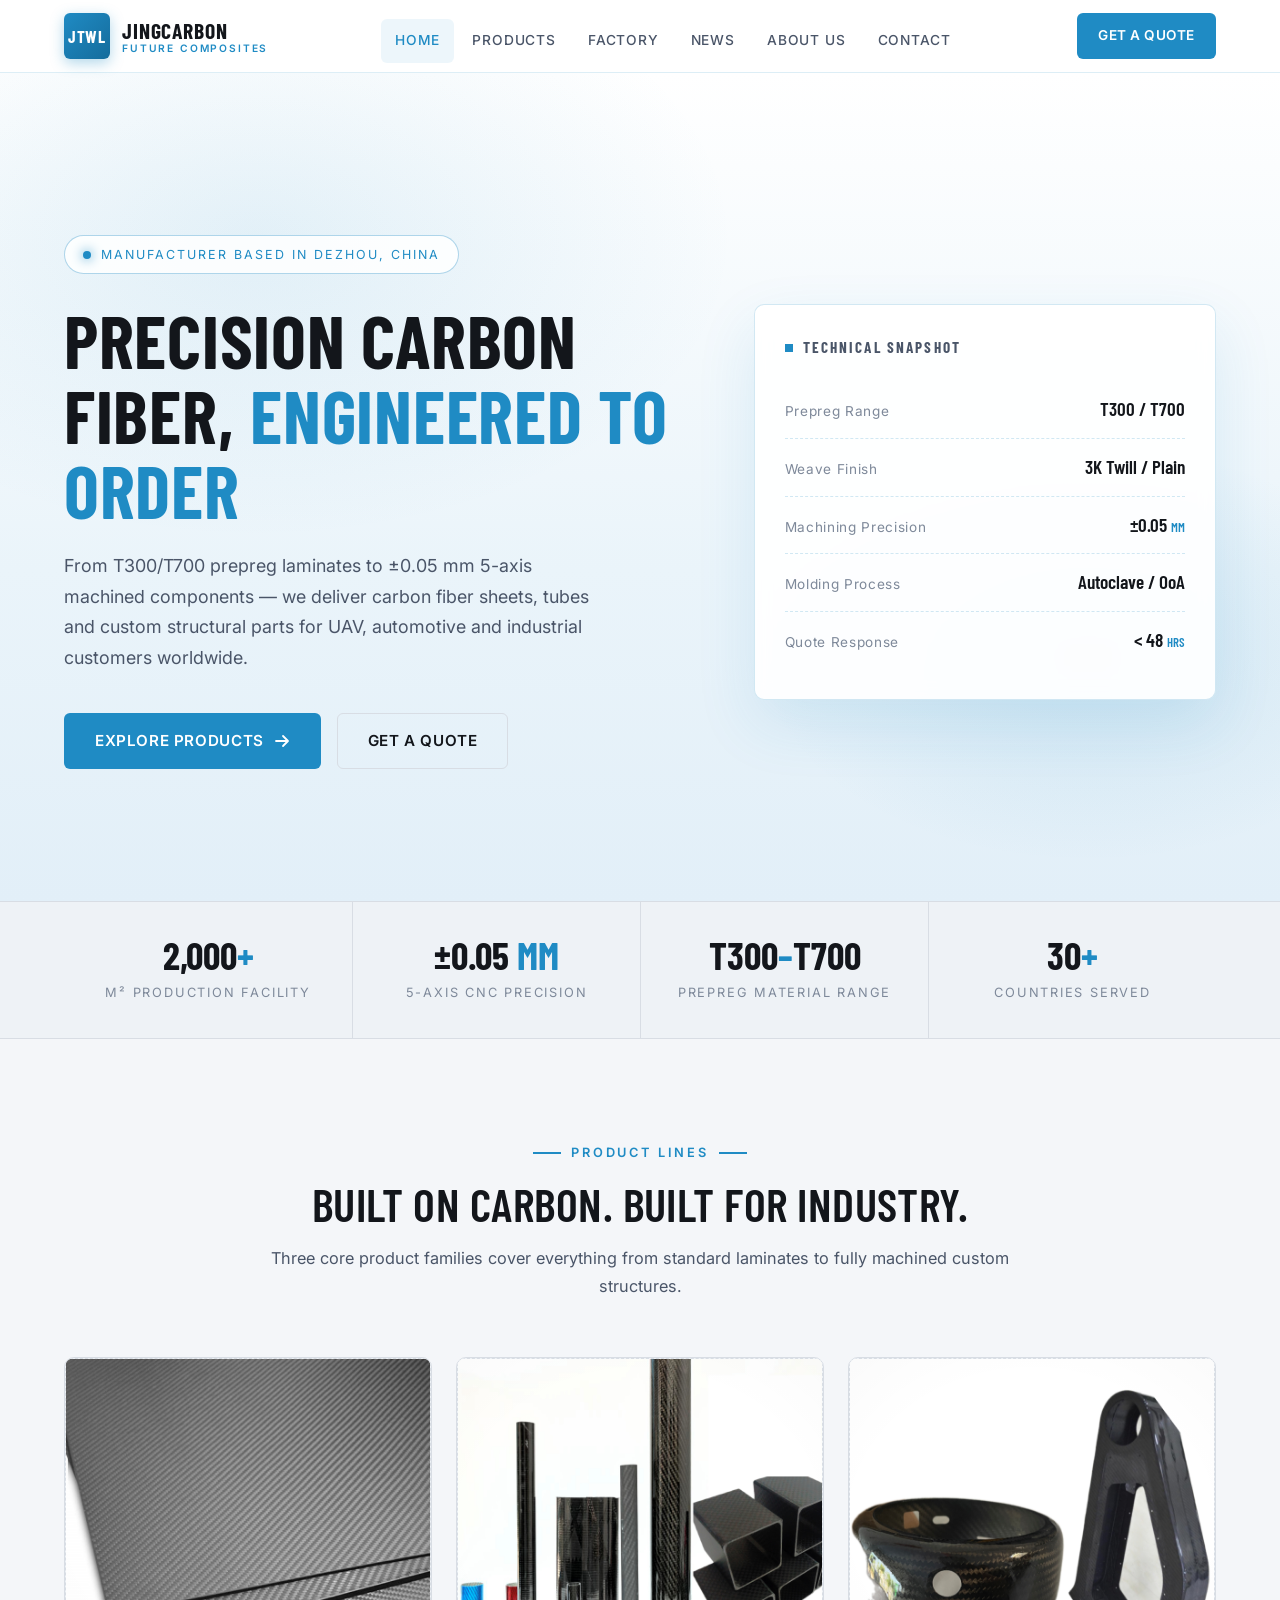
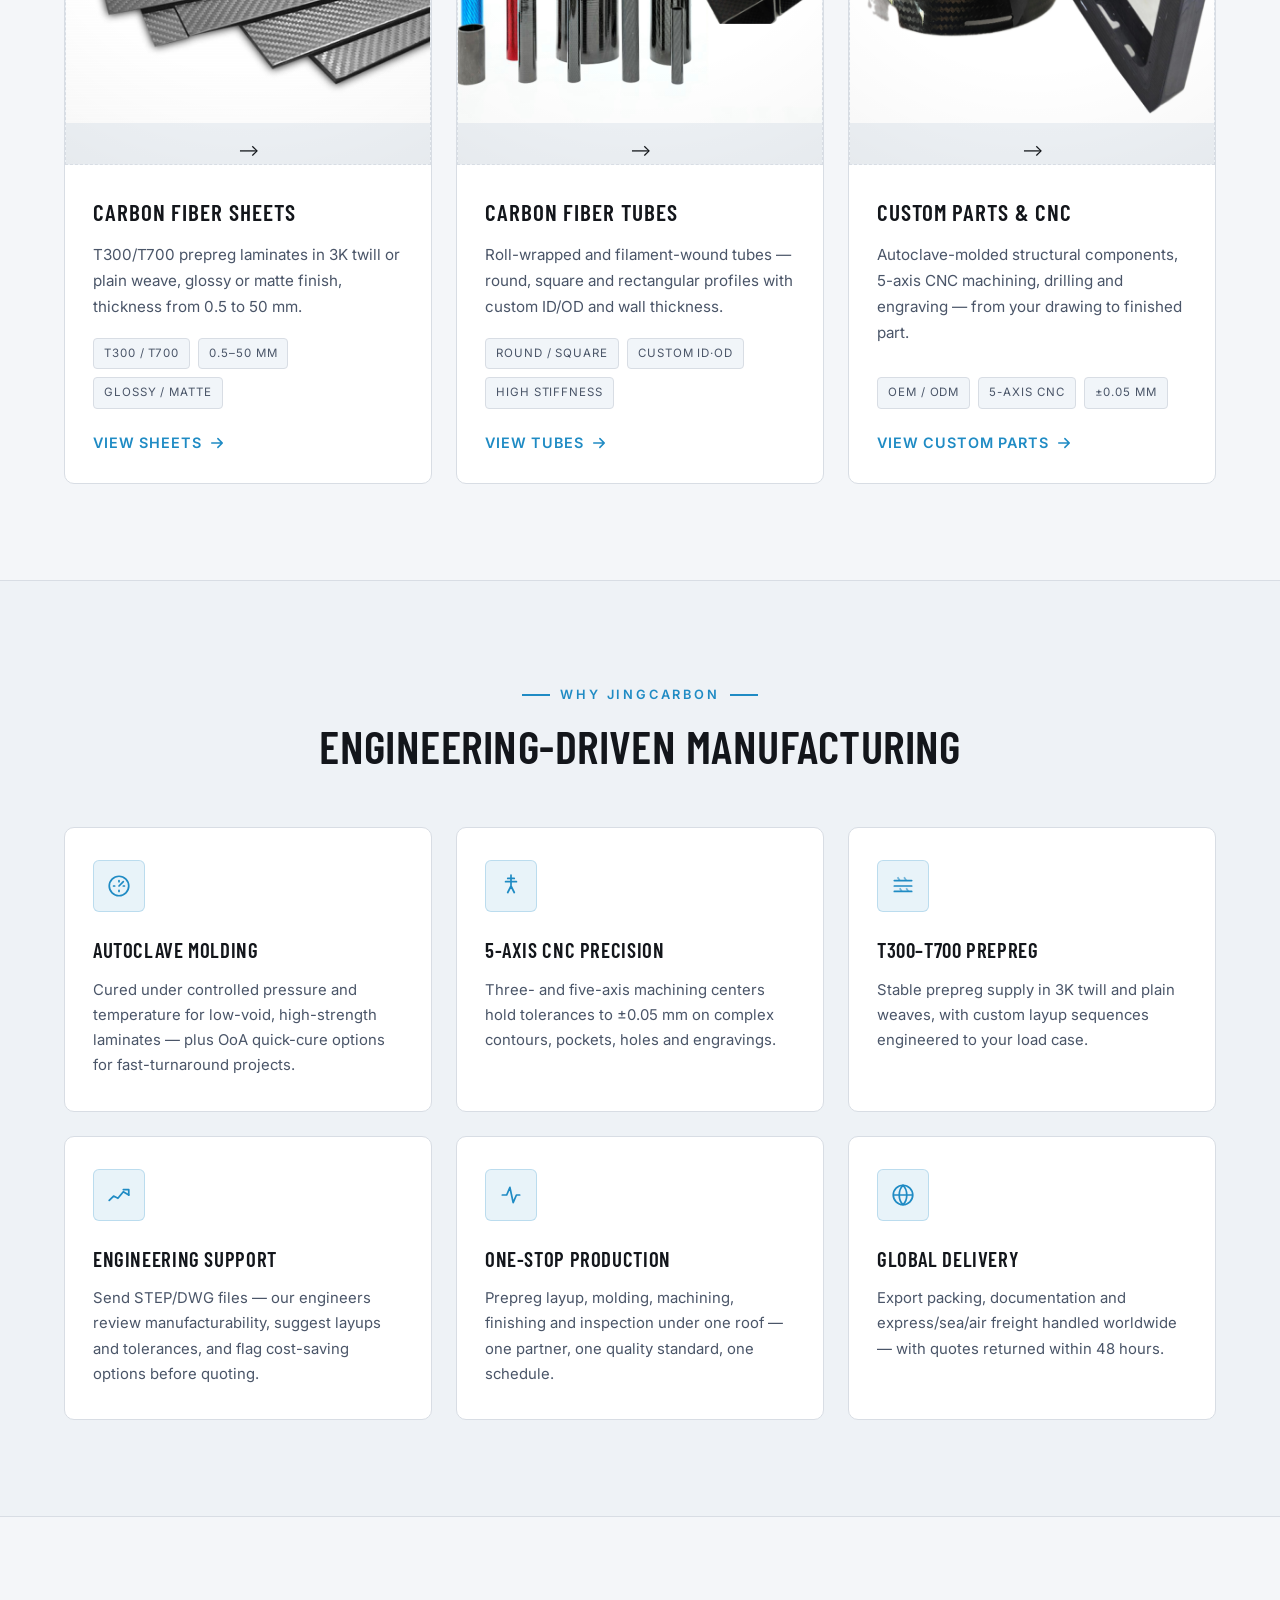
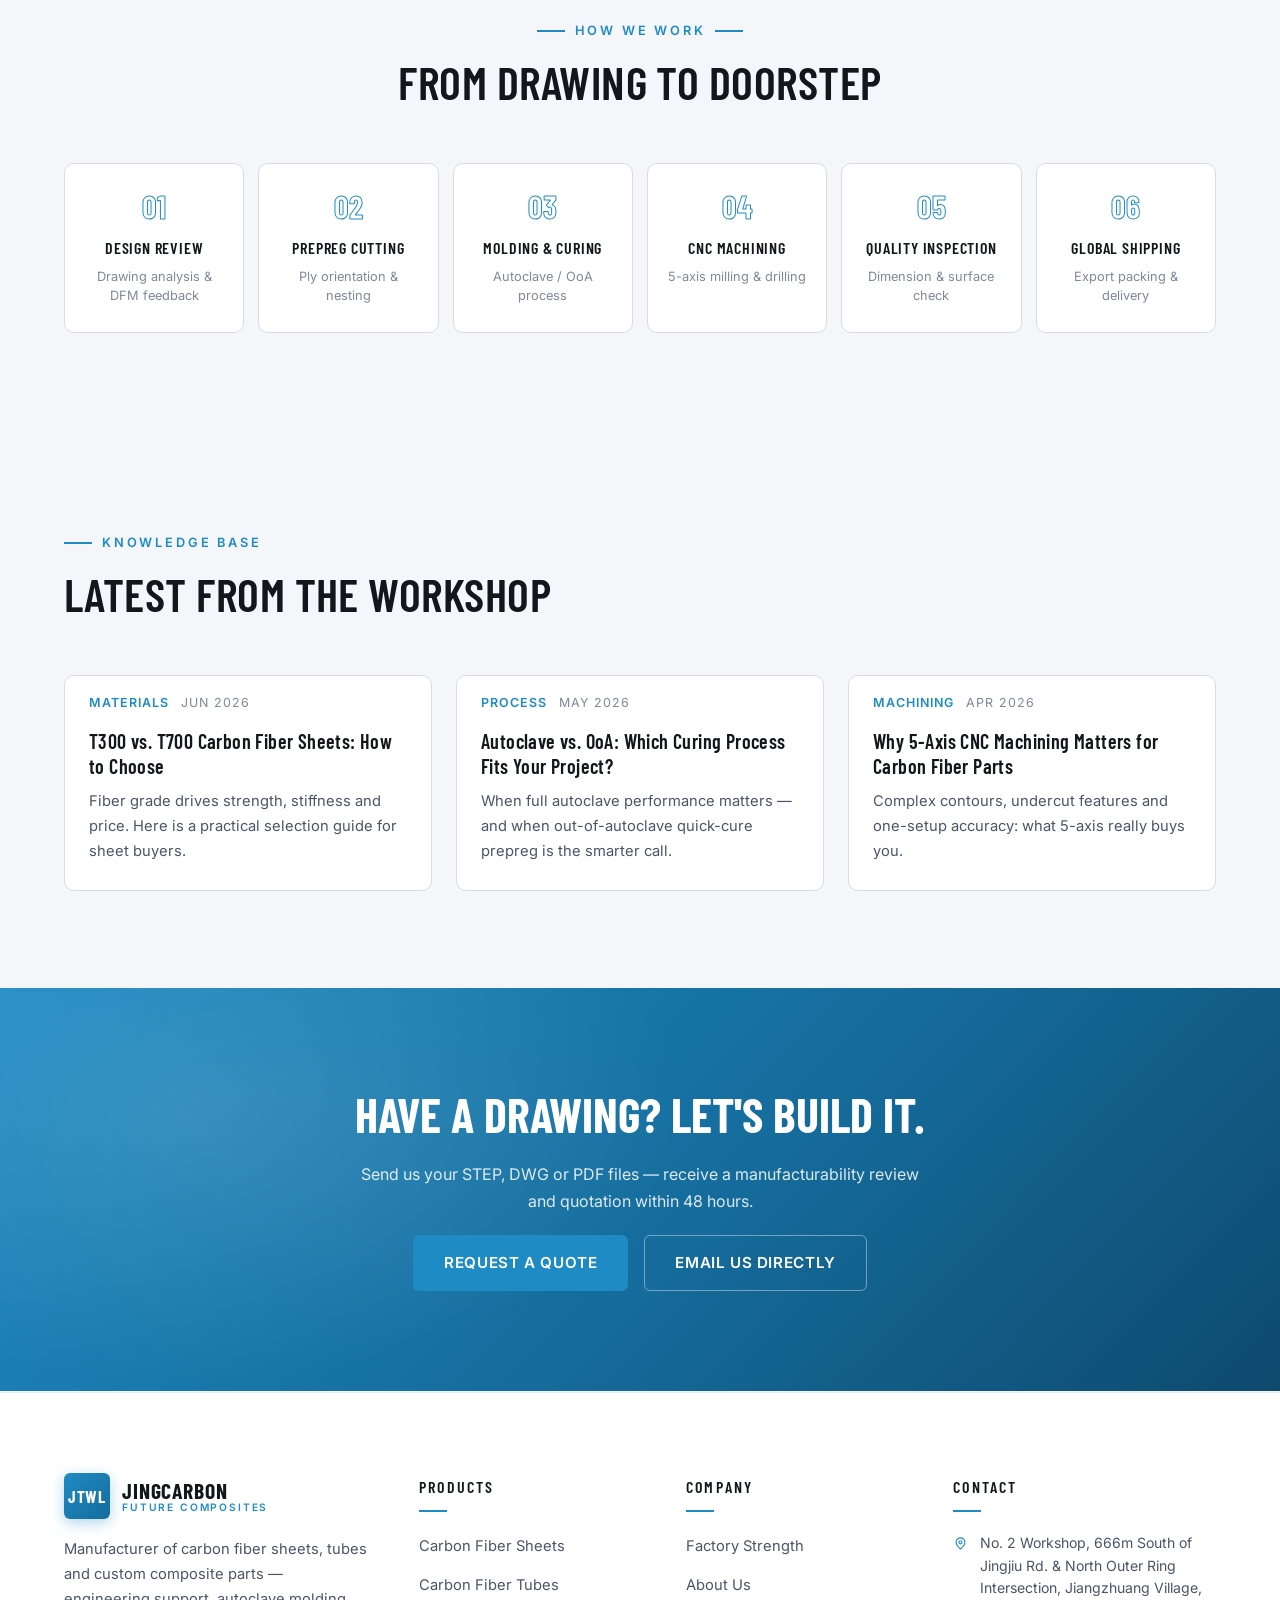
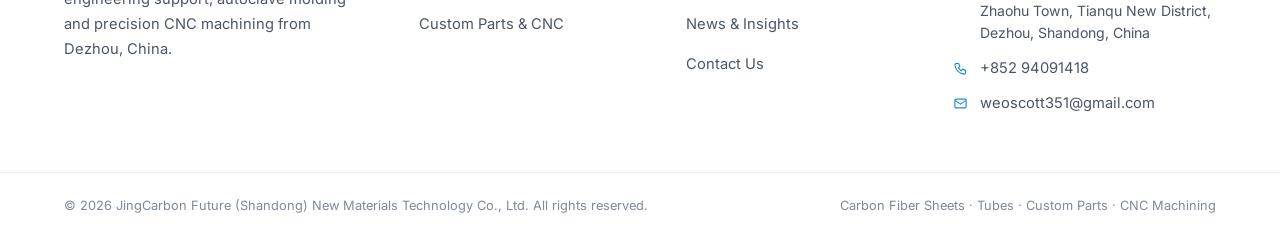
<file: index.html>
<!DOCTYPE html>
<html lang="en">
<head>
  <meta charset="UTF-8">
  <meta name="viewport" content="width=device-width, initial-scale=1.0">
  <title>Carbon Fiber Sheets, Tubes & Custom Parts Manufacturer | JingCarbon Future Composites</title>
  <meta name="description" content="JingCarbon Future (Shandong) manufactures T300/T700 carbon fiber sheets, tubes and custom CNC-machined composite parts. Autoclave molding, ±0.05mm 5-axis machining, global delivery from China.">
  <meta property="og:title" content="JingCarbon Future Composites — Precision Carbon Fiber Manufacturing">
  <meta property="og:description" content="T300/T700 carbon fiber sheets, tubes, custom parts and 5-axis CNC machining for UAV, automotive and industrial applications.">
  <meta property="og:type" content="website">
  <link rel="icon" href="data:image/svg+xml,%3Csvg xmlns='http://www.w3.org/2000/svg' viewBox='0 0 40 40'%3E%3Crect width='40' height='40' rx='6' fill='%231f8bc4'/%3E%3Cpath d='M6 14 14 6M6 24 24 6M6 34 34 6M16 36 36 16M26 36 36 26' stroke='%23fff' stroke-width='2.5'/%3E%3C/svg%3E">
  <link rel="preconnect" href="https://fonts.googleapis.com">
  <link rel="preconnect" href="https://fonts.gstatic.com" crossorigin>
  <link href="https://fonts.googleapis.com/css2?family=Barlow+Condensed:wght@500;600;700&family=Inter:wght@400;500;600;700&display=swap" rel="stylesheet">
  <link rel="stylesheet" href="css/style.css">
  <!-- 结构化数据：利于 Google 收录外贸站（如信息变动请同步修改） -->
  <script type="application/ld+json">
  {
    "@context": "https://schema.org",
    "@type": "Organization",
    "name": "JingCarbon Future (Shandong) New Materials Technology Co., Ltd.",
    "alternateName": "JingCarbon Future Composites",
    "email": "weoscott351@gmail.com",
    "telephone": "+86 19819315827",
    "address": {
      "@type": "PostalAddress",
      "streetAddress": "No. 2 Workshop, 666m South of Jingjiu Road & North Outer Ring Intersection, Jiangzhuang Village, Zhaohu Town, Tianqu New District",
      "addressLocality": "Dezhou",
      "addressRegion": "Shandong",
      "addressCountry": "CN"
    },
    "makesOffer": ["Carbon Fiber Sheets", "Carbon Fiber Tubes", "Custom Carbon Fiber Parts", "CNC Machining"]
  }
  </script>
</head>
<body>

  <!-- ================= 顶部导航 ================= -->
  <header class="site-header" id="siteHeader">
    <div class="container header-inner">
      <a class="brand" href="index.html" aria-label="JingCarbon Future Composites — Home">
        <span class="brand-mark">JTWL</span>
        <span class="brand-text">
          <strong>JINGCARBON</strong>
          <small>FUTURE COMPOSITES</small>
        </span>
      </a>
      <nav class="site-nav" id="siteNav" aria-label="Main navigation">
        <ul>
          <li><a href="index.html" class="active">Home</a></li>
          <li><a href="products.html">Products</a></li>
          <li><a href="factory.html">Factory</a></li>
          <li><a href="news.html">News</a></li>
          <li><a href="about.html">About Us</a></li>
          <li><a href="contact.html">Contact</a></li>
        </ul>
      </nav>
      <a href="contact.html#inquiry" class="btn btn-accent btn-sm nav-cta">Get a Quote</a>
      <button class="nav-toggle" id="navToggle" aria-label="Open menu" aria-expanded="false"><span></span><span></span><span></span></button>
    </div>
  </header>

  <main>
    <!-- ================= 首页 Hero ================= -->
    <section class="hero">
      <div class="container hero-inner">
        <div>
          <span class="hero-tag"><span class="dot"></span> Manufacturer Based in Dezhou, China</span>
          <h1>Precision Carbon Fiber, <span class="accent">Engineered to Order</span></h1>
          <p class="hero-sub">
            From T300/T700 prepreg laminates to ±0.05&nbsp;mm 5-axis machined components —
            we deliver carbon fiber sheets, tubes and custom structural parts for UAV,
            automotive and industrial customers worldwide.
          </p>
          <div class="hero-ctas">
            <a href="products.html#sheets" class="btn btn-accent">Explore Products
              <svg class="arr" width="16" height="16" viewBox="0 0 16 16" fill="none" aria-hidden="true"><path d="M2 8h11M9 3l5 5-5 5" stroke="currentColor" stroke-width="1.8" stroke-linecap="round" stroke-linejoin="round"/></svg>
            </a>
            <a href="contact.html#inquiry" class="btn btn-ghost">Get a Quote</a>
          </div>
        </div>
        <!-- 技术参数卡：突出工厂硬实力 -->
        <aside class="hero-card">
          <h3>Technical Snapshot</h3>
          <dl>
            <div class="spec-row"><dt>Prepreg Range</dt><dd>T300 / T700</dd></div>
            <div class="spec-row"><dt>Weave Finish</dt><dd>3K Twill / Plain</dd></div>
            <div class="spec-row"><dt>Machining Precision</dt><dd>±0.05 <small>MM</small></dd></div>
            <div class="spec-row"><dt>Molding Process</dt><dd>Autoclave / OoA</dd></div>
            <div class="spec-row"><dt>Quote Response</dt><dd>&lt; 48 <small>HRS</small></dd></div>
          </dl>
        </aside>
      </div>
    </section>

    <!-- ================= 信任指标条（数字请按实际情况修改） ================= -->
    <section class="stats-band" aria-label="Company key figures">
      <div class="container">
        <div class="stats-grid">
          <div class="stat"><b>2,000<em>+</em></b><span>m² Production Facility</span></div>
          <div class="stat"><b>±0.05<em> MM</em></b><span>5-Axis CNC Precision</span></div>
          <div class="stat"><b>T300<em>–</em>T700</b><span>Prepreg Material Range</span></div>
          <div class="stat"><b>30<em>+</em></b><span>Countries Served</span></div>
        </div>
      </div>
    </section>

    <!-- ================= 产品线 ================= -->
    <section class="section">
      <div class="container">
        <div class="section-head section-head--center reveal">
          <span class="kicker">Product Lines</span>
          <h2 class="section-title">Built on Carbon. Built for Industry.</h2>
          <p class="section-desc">Three core product families cover everything from standard laminates to fully machined custom structures.</p>
        </div>
        <div class="products-grid">
          <!-- 产品卡 1：碳纤维板 -->
          <article class="product-card reveal">
            <div class="img-ph" role="img" aria-label="Carbon fiber sheets">
              <img src="assets/carbon fiber board.jpg" alt="3K Twill Carbon Fiber Sheets T300"> -->
            
            </div>
            <div class="pc-body">
              <h3>Carbon Fiber Sheets</h3>
              <p>T300/T700 prepreg laminates in 3K twill or plain weave, glossy or matte finish, thickness from 0.5 to 50&nbsp;mm.</p>
              <div class="pc-tags"><span>T300 / T700</span><span>0.5–50 mm</span><span>Glossy / Matte</span></div>
              <a class="pc-link" href="products.html#sheets">View Sheets
                <svg class="arr" width="14" height="14" viewBox="0 0 16 16" fill="none" aria-hidden="true"><path d="M2 8h11M9 3l5 5-5 5" stroke="currentColor" stroke-width="1.8" stroke-linecap="round" stroke-linejoin="round"/></svg>
              </a>
            </div>
          </article>
          <!-- 产品卡 2：碳纤维管 -->
          <article class="product-card reveal reveal-delay-1">
            <div class="img-ph" role="img" aria-label="Carbon fiber tubes">
              <img src="assets/carbon‑tube.jpg" alt="Round and square carbon fiber tubes"> -->
            </div>
            <div class="pc-body">
              <h3>Carbon Fiber Tubes</h3>
              <p>Roll-wrapped and filament-wound tubes — round, square and rectangular profiles with custom ID/OD and wall thickness.</p>
              <div class="pc-tags"><span>Round / Square</span><span>Custom ID·OD</span><span>High Stiffness</span></div>
              <a class="pc-link" href="products.html#tubes">View Tubes
                <svg class="arr" width="14" height="14" viewBox="0 0 16 16" fill="none" aria-hidden="true"><path d="M2 8h11M9 3l5 5-5 5" stroke="currentColor" stroke-width="1.8" stroke-linecap="round" stroke-linejoin="round"/></svg>
              </a>
            </div>
          </article>
          <!-- 产品卡 3：定制件与 CNC -->
          <article class="product-card reveal reveal-delay-2">
            <div class="img-ph" role="img" aria-label="Custom carbon fiber parts">
             <img src="assets/cnc‑parts.jpg" alt="Custom carbon fiber cnc machining parts"> -->
            </div>
            <div class="pc-body">
              <h3>Custom Parts &amp; CNC</h3>
              <p>Autoclave-molded structural components, 5-axis CNC machining, drilling and engraving — from your drawing to finished part.</p>
              <div class="pc-tags"><span>OEM / ODM</span><span>5-Axis CNC</span><span>±0.05 mm</span></div>
              <a class="pc-link" href="products.html#custom-parts">View Custom Parts
                <svg class="arr" width="14" height="14" viewBox="0 0 16 16" fill="none" aria-hidden="true"><path d="M2 8h11M9 3l5 5-5 5" stroke="currentColor" stroke-width="1.8" stroke-linecap="round" stroke-linejoin="round"/></svg>
              </a>
            </div>
          </article>
        </div>
      </div>
    </section>

    <!-- ================= 核心优势 ================= -->
    <section class="section section--alt">
      <div class="container">
        <div class="section-head section-head--center reveal">
          <span class="kicker">Why JingCarbon</span>
          <h2 class="section-title">Engineering-Driven Manufacturing</h2>
        </div>
        <div class="features-grid">
          <div class="feature reveal">
            <div class="f-icon"><svg width="26" height="26" viewBox="0 0 24 24" fill="none" stroke="currentColor" stroke-width="1.6" aria-hidden="true"><circle cx="12" cy="12" r="9"/><path d="M12 12l4-4M12 7v1M17 12h-1M12 17v-1M7 12h1" stroke-linecap="round"/></svg></div>
            <h3>Autoclave Molding</h3>
            <p>Cured under controlled pressure and temperature for low-void, high-strength laminates — plus OoA quick-cure options for fast-turnaround projects.</p>
          </div>
          <div class="feature reveal reveal-delay-1">
            <div class="f-icon"><svg width="26" height="26" viewBox="0 0 24 24" fill="none" stroke="currentColor" stroke-width="1.6" aria-hidden="true"><path d="M12 2v10M12 12l-3 6M12 12l3 6M9 5h6M7 8h10" stroke-linecap="round"/></svg></div>
            <h3>5-Axis CNC Precision</h3>
            <p>Three- and five-axis machining centers hold tolerances to ±0.05&nbsp;mm on complex contours, pockets, holes and engravings.</p>
          </div>
          <div class="feature reveal reveal-delay-2">
            <div class="f-icon"><svg width="26" height="26" viewBox="0 0 24 24" fill="none" stroke="currentColor" stroke-width="1.6" aria-hidden="true"><path d="M4 7h16M4 12h16M4 17h16" stroke-linecap="round"/><path d="M7 4l2 3M13 4l2 3M9 14l2 3M15 14l2 3" opacity=".6"/></svg></div>
            <h3>T300–T700 Prepreg</h3>
            <p>Stable prepreg supply in 3K twill and plain weaves, with custom layup sequences engineered to your load case.</p>
          </div>
          <div class="feature reveal">
            <div class="f-icon"><svg width="26" height="26" viewBox="0 0 24 24" fill="none" stroke="currentColor" stroke-width="1.6" aria-hidden="true"><path d="M3 17l4-4 4 2 5-6 5 3" stroke-linecap="round" stroke-linejoin="round"/><path d="M21 12V7h-5" stroke-linecap="round" stroke-linejoin="round"/></svg></div>
            <h3>Engineering Support</h3>
            <p>Send STEP/DWG files — our engineers review manufacturability, suggest layups and tolerances, and flag cost-saving options before quoting.</p>
          </div>
          <div class="feature reveal reveal-delay-1">
            <div class="f-icon"><svg width="26" height="26" viewBox="0 0 24 24" fill="none" stroke="currentColor" stroke-width="1.6" aria-hidden="true"><path d="M4 12h4l3-7 3 14 3-7h3" stroke-linecap="round" stroke-linejoin="round"/></svg></div>
            <h3>One-Stop Production</h3>
            <p>Prepreg layup, molding, machining, finishing and inspection under one roof — one partner, one quality standard, one schedule.</p>
          </div>
          <div class="feature reveal reveal-delay-2">
            <div class="f-icon"><svg width="26" height="26" viewBox="0 0 24 24" fill="none" stroke="currentColor" stroke-width="1.6" aria-hidden="true"><circle cx="12" cy="12" r="9"/><path d="M3 12h18M12 3c2.5 2.5 3.5 5.5 3.5 9s-1 6.5-3.5 9c-2.5-2.5-3.5-5.5-3.5-9s1-6.5 3.5-9z"/></svg></div>
            <h3>Global Delivery</h3>
            <p>Export packing, documentation and express/sea/air freight handled worldwide — with quotes returned within 48 hours.</p>
          </div>
        </div>
      </div>
    </section>

    <!-- ================= 工艺流程 ================= -->
    <section class="section">
      <div class="container">
        <div class="section-head section-head--center reveal">
          <span class="kicker">How We Work</span>
          <h2 class="section-title">From Drawing to Doorstep</h2>
        </div>
        <div class="process-grid">
          <div class="process-step reveal"><span class="step-no">01</span><h4>Design Review</h4><p>Drawing analysis &amp; DFM feedback</p></div>
          <div class="process-step reveal reveal-delay-1"><span class="step-no">02</span><h4>Prepreg Cutting</h4><p>Ply orientation &amp; nesting</p></div>
          <div class="process-step reveal reveal-delay-2"><span class="step-no">03</span><h4>Molding &amp; Curing</h4><p>Autoclave / OoA process</p></div>
          <div class="process-step reveal reveal-delay-3"><span class="step-no">04</span><h4>CNC Machining</h4><p>5-axis milling &amp; drilling</p></div>
          <div class="process-step reveal reveal-delay-3"><span class="step-no">05</span><h4>Quality Inspection</h4><p>Dimension &amp; surface check</p></div>
          <div class="process-step reveal reveal-delay-3"><span class="step-no">06</span><h4>Global Shipping</h4><p>Export packing &amp; delivery</p></div>
        </div>
      </div>
    </section>

    <!-- ================= 新闻预览 ================= -->

    <section class="section">
      <div class="container">
        <div class="section-head reveal">
          <span class="kicker">Knowledge Base</span>
          <h2 class="section-title">Latest from the Workshop</h2>
        </div>
        <div class="cards-grid">
          <article class="post-card reveal">
            <div class="pc-meta"><span class="tag">Materials</span><span>Jun 2026</span></div>
            <div class="post-body">
              <h3>T300 vs. T700 Carbon Fiber Sheets: How to Choose</h3>
              <p>Fiber grade drives strength, stiffness and price. Here is a practical selection guide for sheet buyers.</p>
            </div>
          </article>
          <article class="post-card reveal reveal-delay-1">
            <div class="pc-meta"><span class="tag">Process</span><span>May 2026</span></div>
            <div class="post-body">
              <h3>Autoclave vs. OoA: Which Curing Process Fits Your Project?</h3>
              <p>When full autoclave performance matters — and when out-of-autoclave quick-cure prepreg is the smarter call.</p>
            </div>
          </article>
          <article class="post-card reveal reveal-delay-2">
            <div class="pc-meta"><span class="tag">Machining</span><span>Apr 2026</span></div>
            <div class="post-body">
              <h3>Why 5-Axis CNC Machining Matters for Carbon Fiber Parts</h3>
              <p>Complex contours, undercut features and one-setup accuracy: what 5-axis really buys you.</p>
            </div>
          </article>
        </div>
      </div>
    </section>

    <!-- ================= CTA ================= -->
    <section class="cta-band cf-fine">
      <div class="container cta-inner">
        <h2>Have a Drawing? Let's Build It.</h2>
        <p>Send us your STEP, DWG or PDF files — receive a manufacturability review and quotation within 48 hours.</p>
        <div class="hero-ctas">
          <a href="contact.html#inquiry" class="btn btn-accent">Request a Quote</a>
          <a href="mailto:weoscott351@gmail.com" class="btn btn-ghost">Email Us Directly</a>
        </div>
      </div>
    </section>
  </main>

  <!-- ================= 页脚 ================= -->
  <footer class="site-footer">
    <div class="container footer-grid">
      <div class="f-col">
        <a class="brand" href="index.html">
        <span class="brand-mark">JTWL</span>
        <span class="brand-text">
          <strong>JINGCARBON</strong>
          <small>FUTURE COMPOSITES</small>
        </span>
      </a>
        <p class="f-blurb">Manufacturer of carbon fiber sheets, tubes and custom composite parts — engineering support, autoclave molding and precision CNC machining from Dezhou, China.</p>
      </div>
      <div class="f-col">
        <h4>Products</h4>
        <ul>
          <li><a href="products.html#sheets">Carbon Fiber Sheets</a></li>
          <li><a href="products.html#tubes">Carbon Fiber Tubes</a></li>
          <li><a href="products.html#custom-parts">Custom Parts &amp; CNC</a></li>
        </ul>
      </div>
      <div class="f-col">
        <h4>Company</h4>
        <ul>
          <li><a href="factory.html">Factory Strength</a></li>
          <li><a href="about.html">About Us</a></li>
          <li><a href="news.html">News &amp; Insights</a></li>
          <li><a href="contact.html">Contact Us</a></li>
        </ul>
      </div>
      <div class="f-col">
        <h4>Contact</h4>
        <ul class="f-contact">
          <li><svg class="fc-icon" width="15" height="15" viewBox="0 0 24 24" fill="none" stroke="currentColor" stroke-width="1.8" aria-hidden="true"><path d="M12 21s7-6.1 7-11a7 7 0 1 0-14 0c0 4.9 7 11 7 11z"/><circle cx="12" cy="10" r="2.5"/></svg>
            <span>No. 2 Workshop, 666m South of Jingjiu Rd. &amp; North Outer Ring Intersection, Jiangzhuang Village, Zhaohu Town, Tianqu New District, Dezhou, Shandong, China</span></li>
          <li><svg class="fc-icon" width="15" height="15" viewBox="0 0 24 24" fill="none" stroke="currentColor" stroke-width="1.8" aria-hidden="true"><path d="M5 4h4l2 5-2.5 1.5a11 11 0 0 0 5 5L15 13l5 2v4a2 2 0 0 1-2 2A16 16 0 0 1 3 6a2 2 0 0 1 2-2z" stroke-linejoin="round"/></svg>
            <a href="tel:+852 94091418">+852 94091418</a></li>
          <li><svg class="fc-icon" width="15" height="15" viewBox="0 0 24 24" fill="none" stroke="currentColor" stroke-width="1.8" aria-hidden="true"><rect x="3" y="5" width="18" height="14" rx="2"/><path d="M3 7l9 6 9-6"/></svg>
            <a href="mailto:weoscott351@gmail.com">weoscott351@gmail.com</a></li>
        </ul>
      </div>
    </div>
    <div class="footer-bottom">
      <div class="container">
        <span>© <span data-year>2026</span> JingCarbon Future (Shandong) New Materials Technology Co., Ltd. All rights reserved.</span>
        <span>Carbon Fiber Sheets · Tubes · Custom Parts · CNC Machining</span>
      </div>
    </div>
  </footer>

  <button class="back-top" id="backTop" aria-label="Back to top">
    <svg width="18" height="18" viewBox="0 0 24 24" fill="none" stroke="currentColor" stroke-width="2" aria-hidden="true"><path d="M12 19V5M5 12l7-7 7 7" stroke-linecap="round" stroke-linejoin="round"/></svg>
  </button>

  <script src="js/main.js"></script>
</body>
</html>
</file>
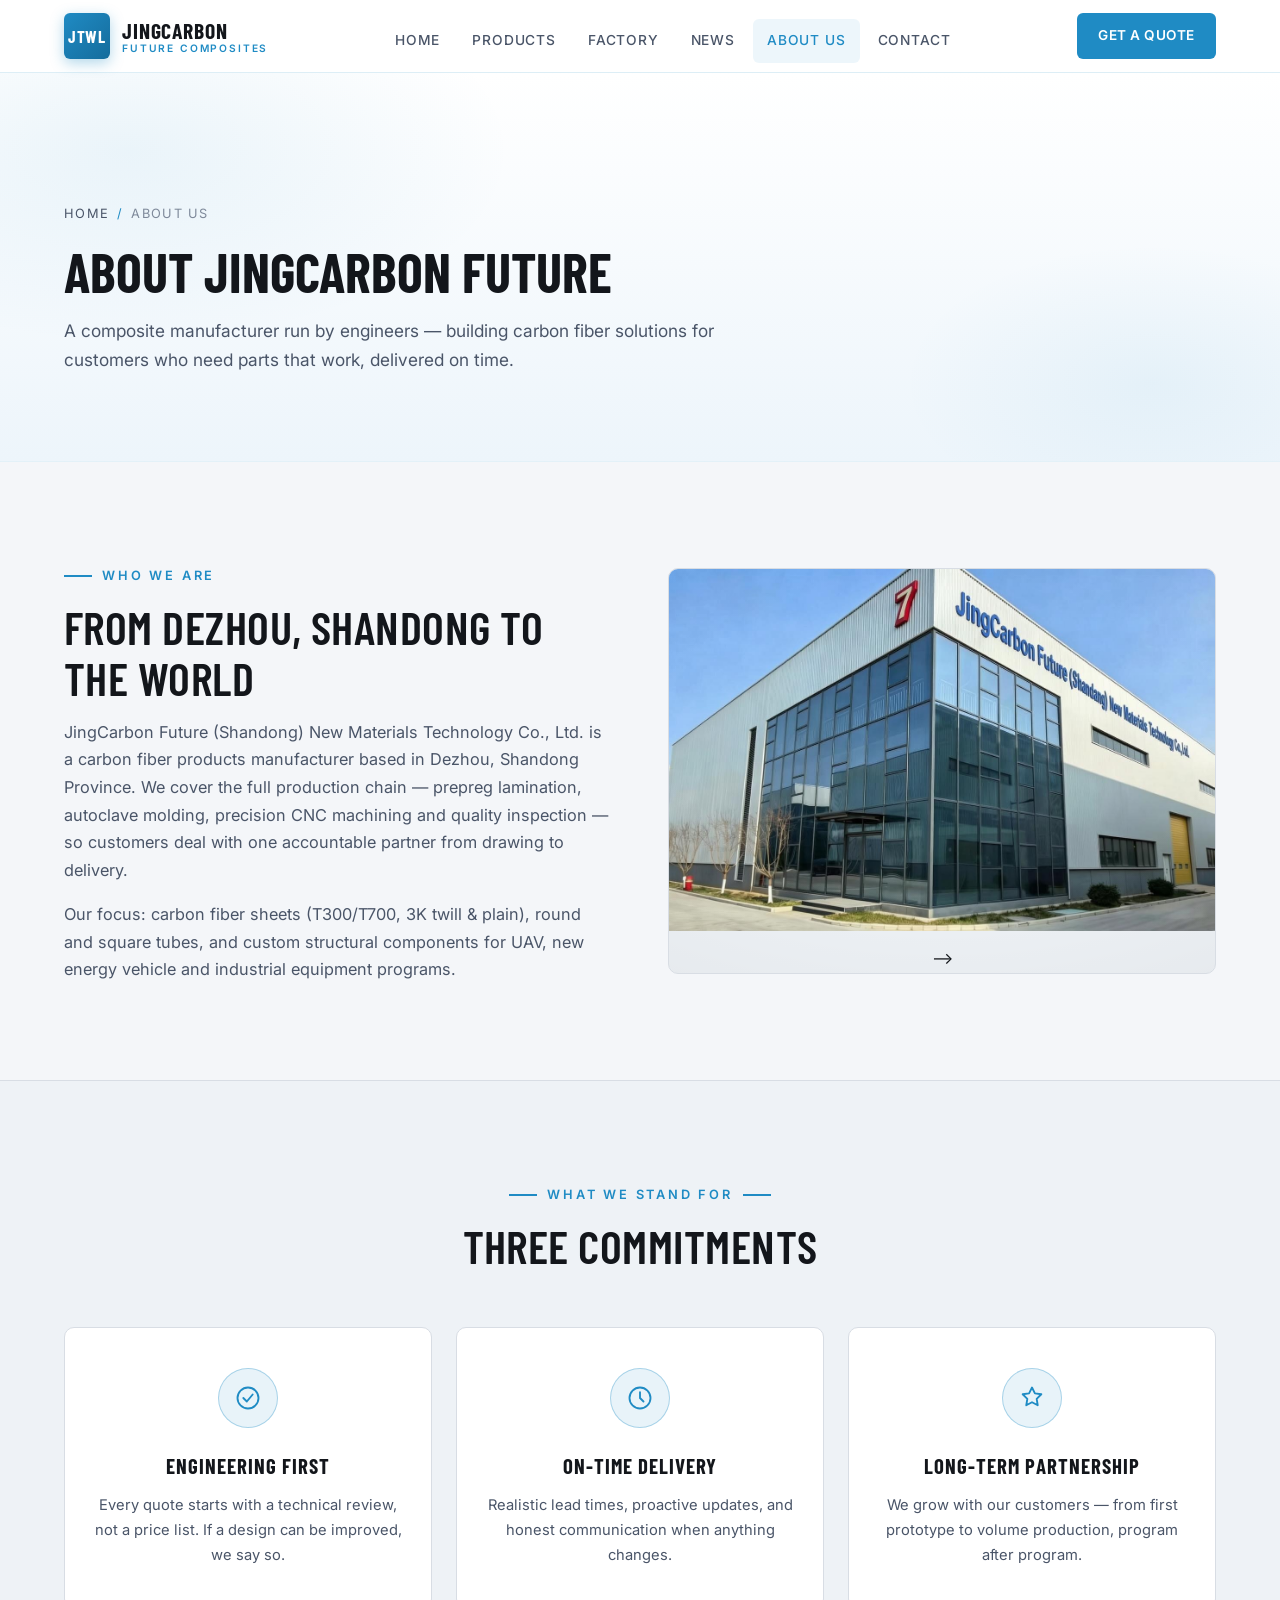
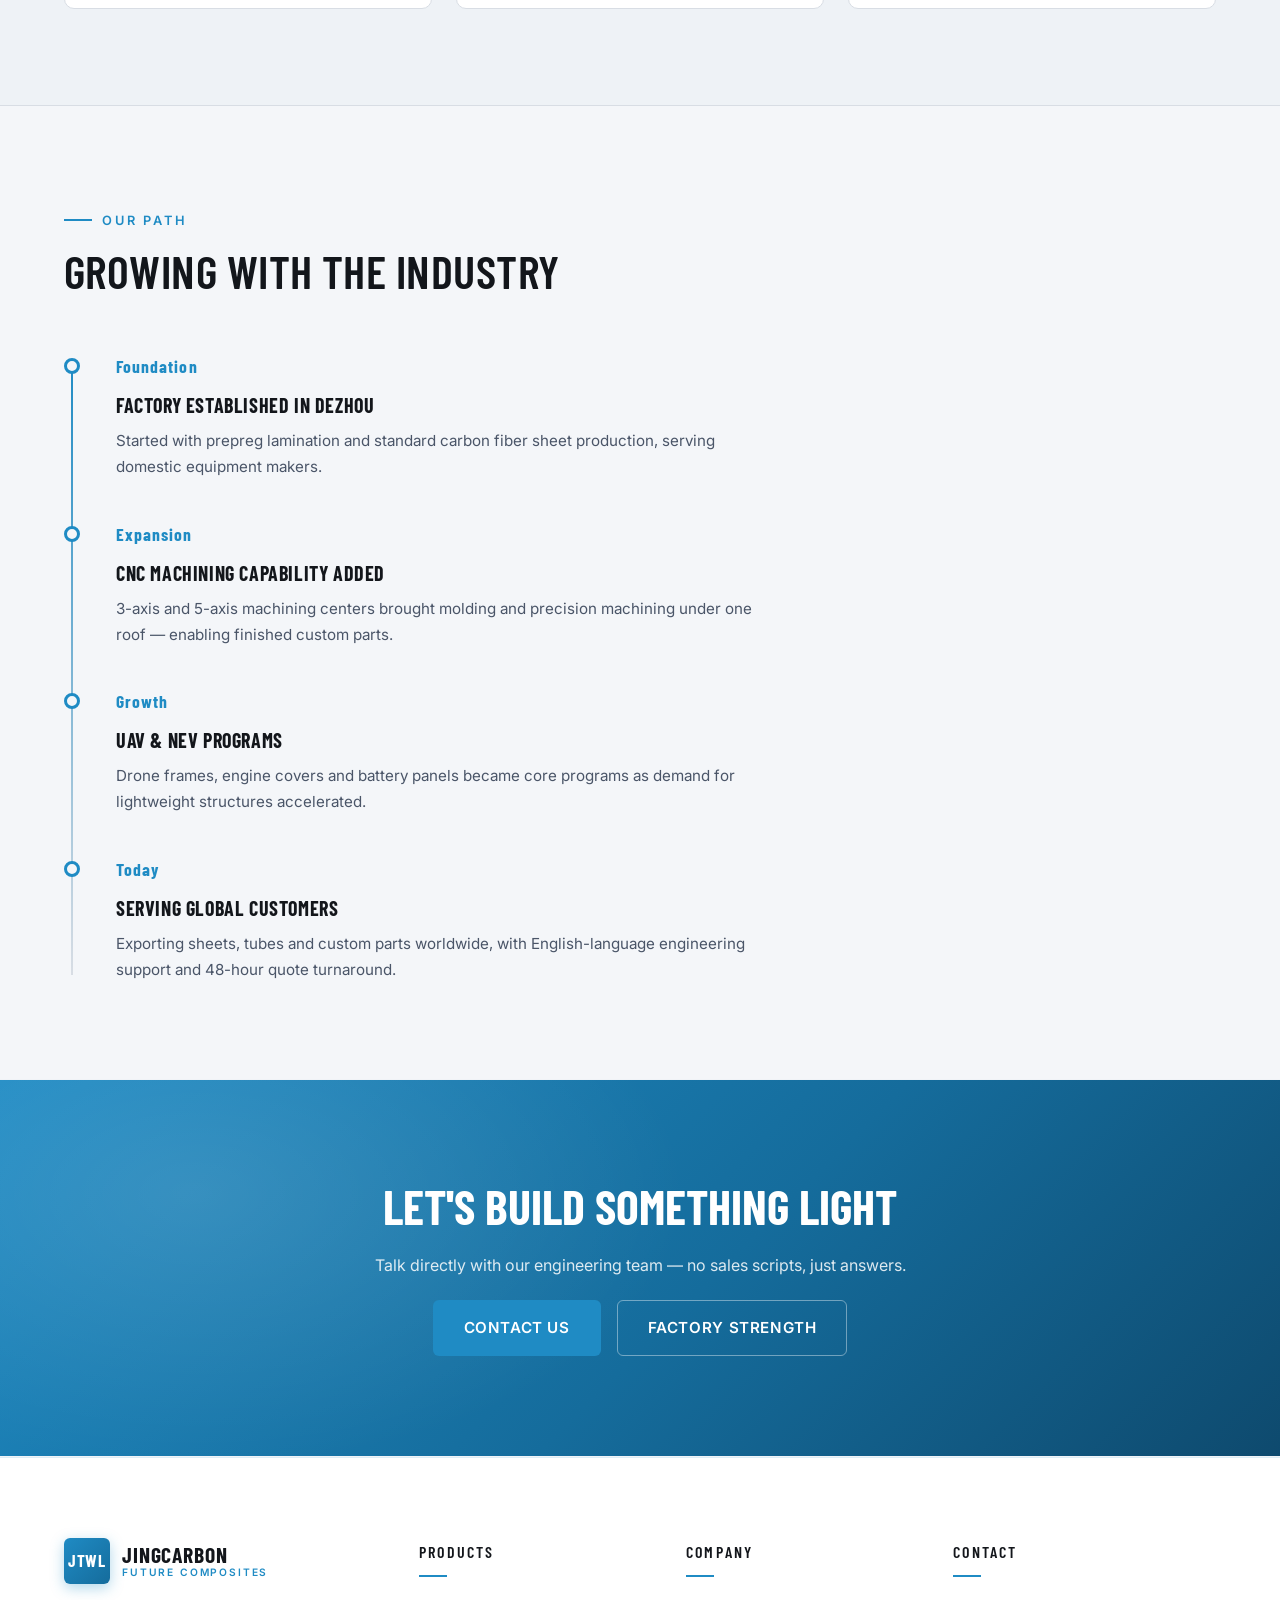
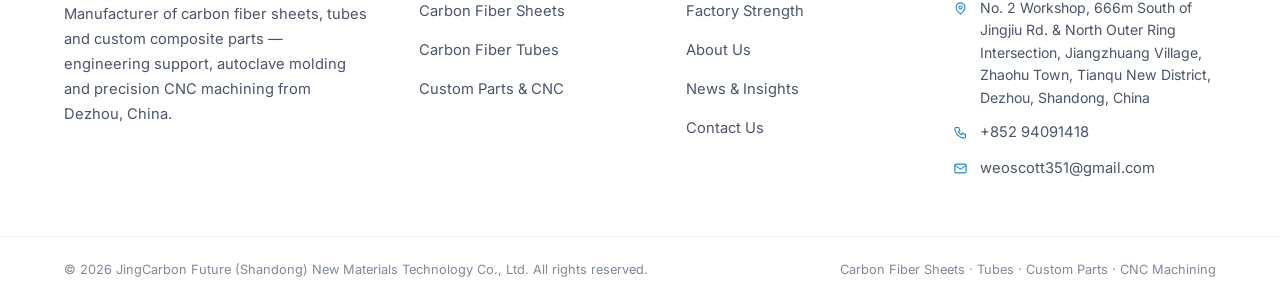
<file: about.html>
<!DOCTYPE html>
<html lang="en">
<head>
  <meta charset="UTF-8">
  <meta name="viewport" content="width=device-width, initial-scale=1.0">
  <title>About Us | JingCarbon Future (Shandong) New Materials Technology Co., Ltd.</title>
  <meta name="description" content="JingCarbon Future is a carbon fiber manufacturer in Dezhou, Shandong — engineering-driven production of sheets, tubes and custom composite parts for global customers.">
  <link rel="icon" href="data:image/svg+xml,%3Csvg xmlns='http://www.w3.org/2000/svg' viewBox='0 0 40 40'%3E%3Crect width='40' height='40' rx='6' fill='%231f8bc4'/%3E%3Cpath d='M6 14 14 6M6 24 24 6M6 34 34 6M16 36 36 16M26 36 36 26' stroke='%23fff' stroke-width='2.5'/%3E%3C/svg%3E">
  <link rel="preconnect" href="https://fonts.googleapis.com">
  <link rel="preconnect" href="https://fonts.gstatic.com" crossorigin>
  <link href="https://fonts.googleapis.com/css2?family=Barlow+Condensed:wght@500;600;700&family=Inter:wght@400;500;600;700&display=swap" rel="stylesheet">
  <link rel="stylesheet" href="css/style.css">
</head>
<body>

  <header class="site-header" id="siteHeader">
    <div class="container header-inner">
      <a class="brand" href="index.html" aria-label="JingCarbon Future Composites — Home">
        <span class="brand-mark">JTWL</span>
        <span class="brand-text">
          <strong>JINGCARBON</strong>
          <small>FUTURE COMPOSITES</small>
        </span>
      </a>
      <nav class="site-nav" id="siteNav" aria-label="Main navigation">
        <ul>
          <li><a href="index.html">Home</a></li>
          <li><a href="products.html">Products</a></li>
          <li><a href="factory.html">Factory</a></li>
          <li><a href="news.html">News</a></li>
          <li><a href="about.html" class="active">About Us</a></li>
          <li><a href="contact.html">Contact</a></li>
        </ul>
      </nav>
      <a href="contact.html#inquiry" class="btn btn-accent btn-sm nav-cta">Get a Quote</a>
      <button class="nav-toggle" id="navToggle" aria-label="Open menu" aria-expanded="false"><span></span><span></span><span></span></button>
    </div>
  </header>

  <main>
    <section class="page-hero">
      <div class="container">
        <nav class="breadcrumb" aria-label="Breadcrumb">
          <a href="index.html">Home</a><span class="sep">/</span><span>About Us</span>
        </nav>
        <h1>About JingCarbon Future</h1>
        <p class="lead">A composite manufacturer run by engineers — building carbon fiber solutions for customers who need parts that work, delivered on time.</p>
      </div>
    </section>

    <section class="section">
      <div class="container split">
        <div class="reveal">
          <span class="kicker">Who We Are</span>
          <h2 class="section-title">From Dezhou, Shandong to the World</h2>
          <p class="section-desc" style="margin-bottom:0">
            JingCarbon Future (Shandong) New Materials Technology Co., Ltd. is a carbon fiber products
            manufacturer based in Dezhou, Shandong Province. We cover the full production chain —
            prepreg lamination, autoclave molding, precision CNC machining and quality inspection —
            so customers deal with one accountable partner from drawing to delivery.
          </p>
          <p class="section-desc">
            Our focus: carbon fiber sheets (T300/T700, 3K twill &amp; plain), round and square tubes,
            and custom structural components for UAV, new energy vehicle and industrial equipment programs.
          </p>
        </div>
        <div class="img-ph reveal reveal-delay-1" role="img" aria-label="Company placeholder">
          
      <img src="assets/team.jpg" alt="JingCarbon team"> -->
        </div>
      </div>
    </section>

    <!-- 价值观 -->
    <section class="section section--alt">
      <div class="container">
        <div class="section-head section-head--center reveal">
          <span class="kicker">What We Stand For</span>
          <h2 class="section-title">Three Commitments</h2>
        </div>
        <div class="values-grid">
          <div class="value-card reveal">
            <div class="v-icon"><svg width="28" height="28" viewBox="0 0 24 24" fill="none" stroke="currentColor" stroke-width="1.6" aria-hidden="true"><circle cx="12" cy="12" r="9"/><path d="M8 12l3 3 5-6" stroke-linecap="round" stroke-linejoin="round"/></svg></div>
            <h3>Engineering First</h3>
            <p>Every quote starts with a technical review, not a price list. If a design can be improved, we say so.</p>
          </div>
          <div class="value-card reveal reveal-delay-1">
            <div class="v-icon"><svg width="28" height="28" viewBox="0 0 24 24" fill="none" stroke="currentColor" stroke-width="1.6" aria-hidden="true"><circle cx="12" cy="12" r="9"/><path d="M12 7v5l3 3" stroke-linecap="round"/></svg></div>
            <h3>On-Time Delivery</h3>
            <p>Realistic lead times, proactive updates, and honest communication when anything changes.</p>
          </div>
          <div class="value-card reveal reveal-delay-2">
            <div class="v-icon"><svg width="28" height="28" viewBox="0 0 24 24" fill="none" stroke="currentColor" stroke-width="1.6" aria-hidden="true"><path d="M12 3l2.5 5 5.5.8-4 3.9.9 5.5-4.9-2.6-4.9 2.6.9-5.5-4-3.9 5.5-.8z" stroke-linejoin="round"/></svg></div>
            <h3>Long-Term Partnership</h3>
            <p>We grow with our customers — from first prototype to volume production, program after program.</p>
          </div>
        </div>
      </div>
    </section>

    <!-- 发展历程（时间节点请按实际情况修改） -->
    <section class="section">
      <div class="container">
        <div class="section-head reveal">
          <span class="kicker">Our Path</span>
          <h2 class="section-title">Growing With the Industry</h2>
        </div>
        <div class="timeline reveal">
          <div class="tl-item">
            <time>Foundation</time>
            <h3>Factory Established in Dezhou</h3>
            <p>Started with prepreg lamination and standard carbon fiber sheet production, serving domestic equipment makers.</p>
          </div>
          <div class="tl-item">
            <time>Expansion</time>
            <h3>CNC Machining Capability Added</h3>
            <p>3-axis and 5-axis machining centers brought molding and precision machining under one roof — enabling finished custom parts.</p>
          </div>
          <div class="tl-item">
            <time>Growth</time>
            <h3>UAV &amp; NEV Programs</h3>
            <p>Drone frames, engine covers and battery panels became core programs as demand for lightweight structures accelerated.</p>
          </div>
          <div class="tl-item">
            <time>Today</time>
            <h3>Serving Global Customers</h3>
            <p>Exporting sheets, tubes and custom parts worldwide, with English-language engineering support and 48-hour quote turnaround.</p>
          </div>
        </div>
      </div>
    </section>

    <section class="cta-band cf-fine">
      <div class="container cta-inner">
        <h2>Let's Build Something Light</h2>
        <p>Talk directly with our engineering team — no sales scripts, just answers.</p>
        <div class="hero-ctas">
          <a href="contact.html#inquiry" class="btn btn-accent">Contact Us</a>
          <a href="factory.html" class="btn btn-ghost">Factory Strength</a>
        </div>
      </div>
    </section>
  </main>

  <footer class="site-footer">
    <div class="container footer-grid">
      <div class="f-col">
        <a class="brand" href="index.html">
        <span class="brand-mark">JTWL</span>
        <span class="brand-text">
          <strong>JINGCARBON</strong>
          <small>FUTURE COMPOSITES</small>
        </span>
      </a>
        <p class="f-blurb">Manufacturer of carbon fiber sheets, tubes and custom composite parts — engineering support, autoclave molding and precision CNC machining from Dezhou, China.</p>
      </div>
      <div class="f-col">
        <h4>Products</h4>
        <ul>
          <li><a href="products.html#sheets">Carbon Fiber Sheets</a></li>
          <li><a href="products.html#tubes">Carbon Fiber Tubes</a></li>
          <li><a href="products.html#custom-parts">Custom Parts &amp; CNC</a></li>
        </ul>
      </div>
      <div class="f-col">
        <h4>Company</h4>
        <ul>
          <li><a href="factory.html">Factory Strength</a></li>
          <li><a href="about.html">About Us</a></li>
          <li><a href="news.html">News &amp; Insights</a></li>
          <li><a href="contact.html">Contact Us</a></li>
        </ul>
      </div>
      <div class="f-col">
        <h4>Contact</h4>
        <ul class="f-contact">
          <li><svg class="fc-icon" width="15" height="15" viewBox="0 0 24 24" fill="none" stroke="currentColor" stroke-width="1.8" aria-hidden="true"><path d="M12 21s7-6.1 7-11a7 7 0 1 0-14 0c0 4.9 7 11 7 11z"/><circle cx="12" cy="10" r="2.5"/></svg>
            <span>No. 2 Workshop, 666m South of Jingjiu Rd. &amp; North Outer Ring Intersection, Jiangzhuang Village, Zhaohu Town, Tianqu New District, Dezhou, Shandong, China</span></li>
          <li><svg class="fc-icon" width="15" height="15" viewBox="0 0 24 24" fill="none" stroke="currentColor" stroke-width="1.8" aria-hidden="true"><path d="M5 4h4l2 5-2.5 1.5a11 11 0 0 0 5 5L15 13l5 2v4a2 2 0 0 1-2 2A16 16 0 0 1 3 6a2 2 0 0 1 2-2z" stroke-linejoin="round"/></svg>
            <a href="tel:+852 94091418">+852 94091418</a></li>
          <li><svg class="fc-icon" width="15" height="15" viewBox="0 0 24 24" fill="none" stroke="currentColor" stroke-width="1.8" aria-hidden="true"><rect x="3" y="5" width="18" height="14" rx="2"/><path d="M3 7l9 6 9-6"/></svg>
            <a href="mailto:weoscott351@gmail.com">weoscott351@gmail.com</a></li>
        </ul>
      </div>
    </div>
    <div class="footer-bottom">
      <div class="container">
        <span>© <span data-year>2026</span> JingCarbon Future (Shandong) New Materials Technology Co., Ltd. All rights reserved.</span>
        <span>Carbon Fiber Sheets · Tubes · Custom Parts · CNC Machining</span>
      </div>
    </div>
  </footer>

  <button class="back-top" id="backTop" aria-label="Back to top">
    <svg width="18" height="18" viewBox="0 0 24 24" fill="none" stroke="currentColor" stroke-width="2" aria-hidden="true"><path d="M12 19V5M5 12l7-7 7 7" stroke-linecap="round" stroke-linejoin="round"/></svg>
  </button>

  <script src="js/main.js"></script>
</body>
</html>
</file>
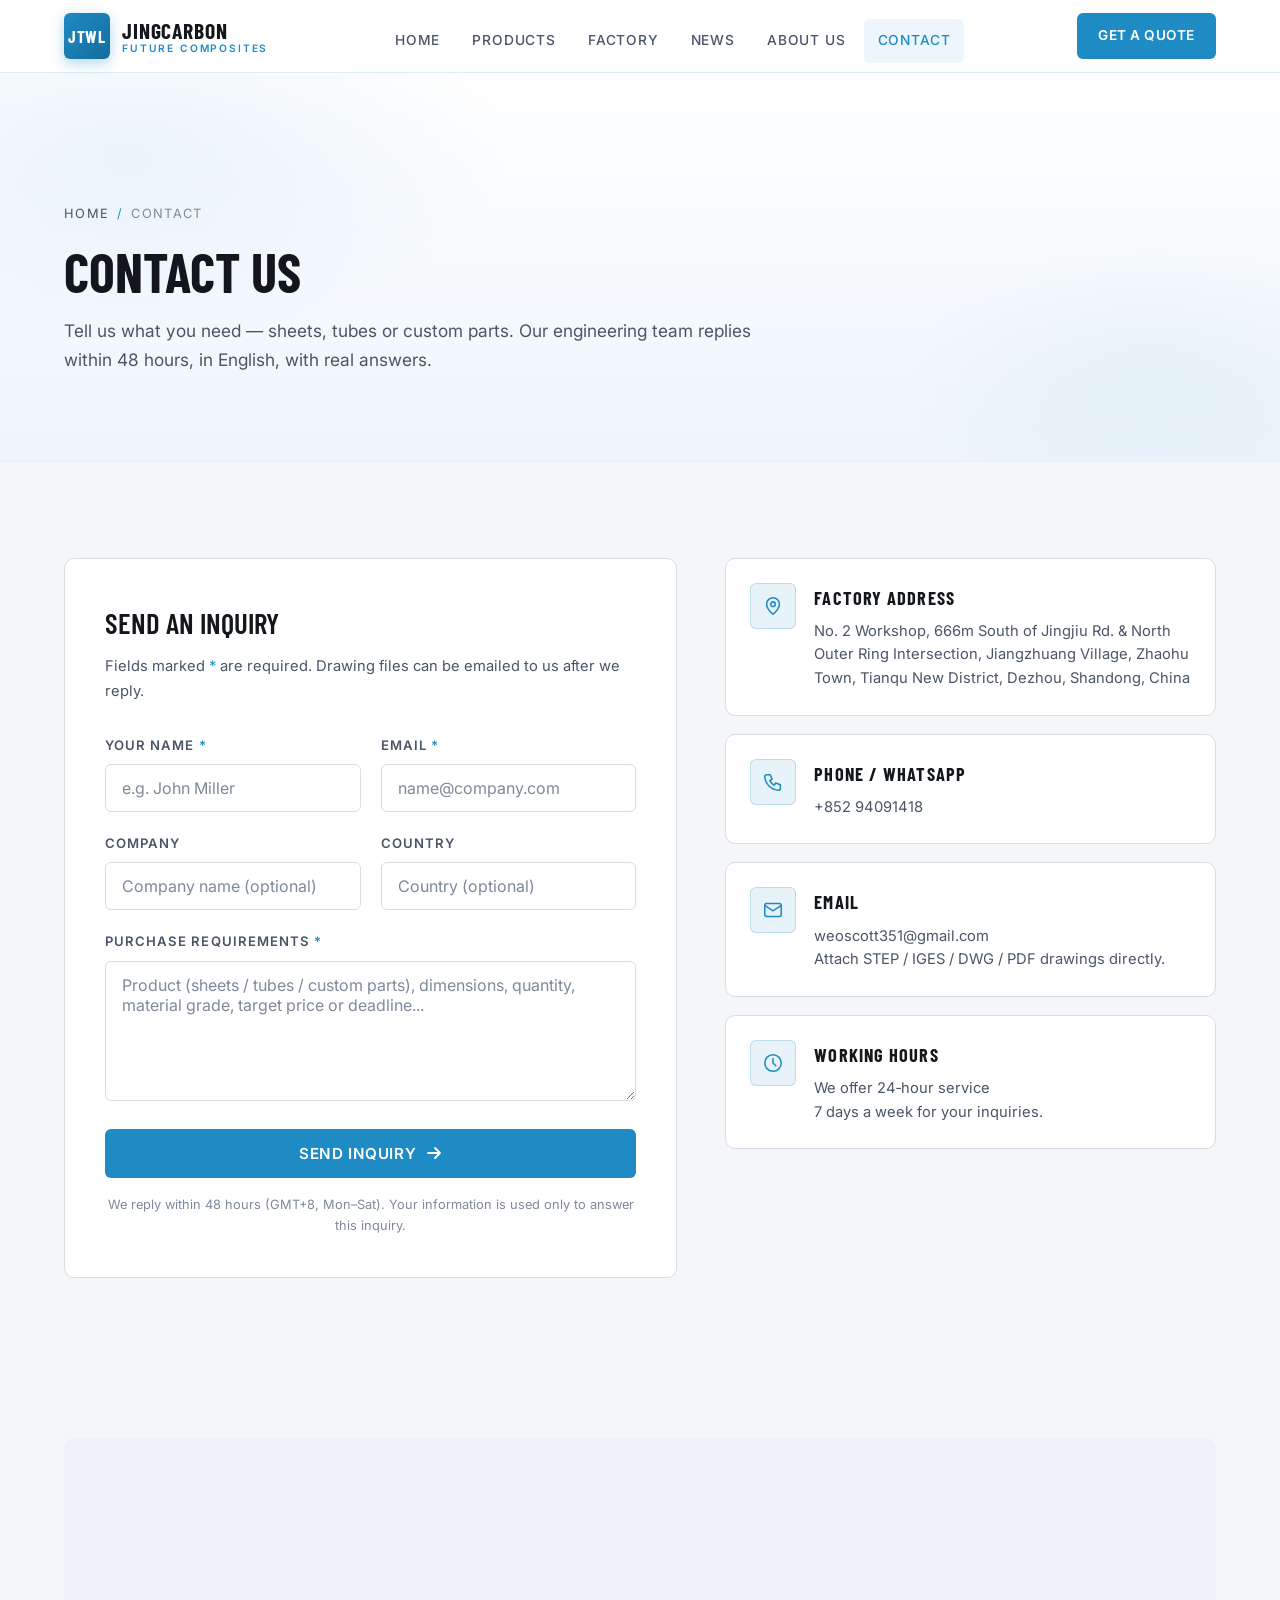
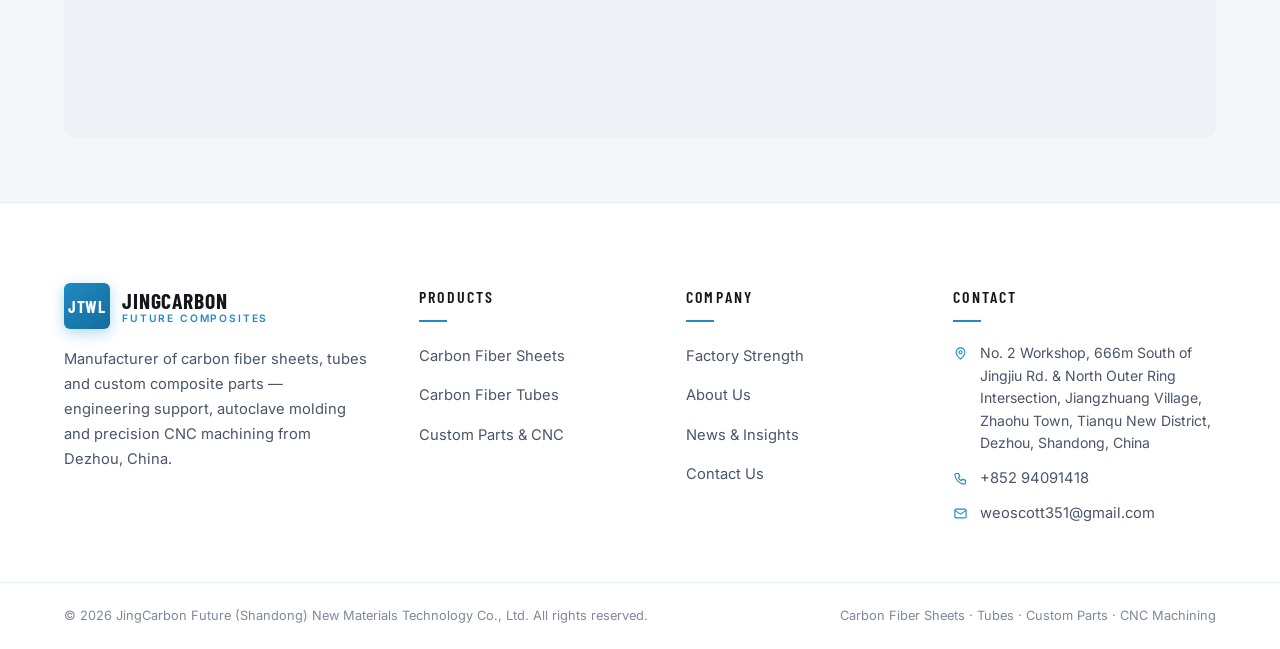
<file: contact.html>
<!DOCTYPE html>
<html lang="en">
<head>
  <meta charset="UTF-8">
  <meta name="viewport" content="width=device-width, initial-scale=1.0">
  <title>Contact Us | Request a Carbon Fiber Quote — JingCarbon</title>
  <meta name="description" content="Contact JingCarbon Future: send an inquiry with your name, email and purchase requirements. Quotes within 48 hours. Phone +86 198 1931 5827, email weoscott351@gmail.com.">
  <link rel="icon" href="data:image/svg+xml,%3Csvg xmlns='http://www.w3.org/2000/svg' viewBox='0 0 40 40'%3E%3Crect width='40' height='40' rx='6' fill='%231f8bc4'/%3E%3Cpath d='M6 14 14 6M6 24 24 6M6 34 34 6M16 36 36 16M26 36 36 26' stroke='%23fff' stroke-width='2.5'/%3E%3C/svg%3E">
  <link rel="preconnect" href="https://fonts.googleapis.com">
  <link rel="preconnect" href="https://fonts.gstatic.com" crossorigin>
  <link href="https://fonts.googleapis.com/css2?family=Barlow+Condensed:wght@500;600;700&family=Inter:wght@400;500;600;700&display=swap" rel="stylesheet">
  <link rel="stylesheet" href="css/style.css">
</head>
<body>

  <header class="site-header" id="siteHeader">
    <div class="container header-inner">
      <a class="brand" href="index.html" aria-label="JingCarbon Future Composites — Home">
        <span class="brand-mark">JTWL</span>
        <span class="brand-text">
          <strong>JINGCARBON</strong>
          <small>FUTURE COMPOSITES</small>
        </span>
      </a>
      <nav class="site-nav" id="siteNav" aria-label="Main navigation">
        <ul>
          <li><a href="index.html">Home</a></li>
          <li><a href="products.html">Products</a></li>
          <li><a href="factory.html">Factory</a></li>
          <li><a href="news.html">News</a></li>
          <li><a href="about.html">About Us</a></li>
          <li><a href="contact.html" class="active">Contact</a></li>
        </ul>
      </nav>
      <a href="contact.html#inquiry" class="btn btn-accent btn-sm nav-cta">Get a Quote</a>
      <button class="nav-toggle" id="navToggle" aria-label="Open menu" aria-expanded="false"><span></span><span></span><span></span></button>
    </div>
  </header>

  <main>
    <section class="page-hero">
      <div class="container">
        <nav class="breadcrumb" aria-label="Breadcrumb">
          <a href="index.html">Home</a><span class="sep">/</span><span>Contact</span>
        </nav>
        <h1>Contact Us</h1>
        <p class="lead">Tell us what you need — sheets, tubes or custom parts. Our engineering team replies within 48 hours, in English, with real answers.</p>
      </div>
    </section>

    <section class="section" id="inquiry">
      <div class="container inquiry-wrap">

        <!-- 询盘表单：提交后经 FormSubmit 转发到邮箱（首次需邮箱激活，见 js/main.js 注释） -->
        <div class="form-card reveal">
          <h2>Send an Inquiry</h2>
          <p class="form-sub">Fields marked <em style="color:var(--c-accent);font-style:normal">*</em> are required. Drawing files can be emailed to us after we reply.</p>
          <form id="inquiryForm" novalidate>
            <!-- 蜜罐：防垃圾提交，正常用户不可见 -->
            <input type="text" name="_honey" style="display:none" tabindex="-1" autocomplete="off" aria-hidden="true">
            <div class="form-grid">
              <div class="form-field">
                <label for="f-name">Your Name <em>*</em></label>
                <input type="text" id="f-name" name="name" placeholder="e.g. John Miller" autocomplete="name">
                <span class="field-error">Please enter your name.</span>
              </div>
              <div class="form-field">
                <label for="f-email">Email <em>*</em></label>
                <input type="email" id="f-email" name="email" placeholder="name@company.com" autocomplete="email">
                <span class="field-error">Please enter a valid email address.</span>
              </div>
              <div class="form-field">
                <label for="f-company">Company</label>
                <input type="text" id="f-company" name="company" placeholder="Company name (optional)" autocomplete="organization">
              </div>
              <div class="form-field">
                <label for="f-country">Country</label>
                <input type="text" id="f-country" name="country" placeholder="Country (optional)" autocomplete="country-name">
              </div>
              <div class="form-field form-field--full">
                <label for="f-message">Purchase Requirements <em>*</em></label>
                <textarea id="f-message" name="message" placeholder="Product (sheets / tubes / custom parts), dimensions, quantity, material grade, target price or deadline..."></textarea>
                <span class="field-error">Please describe your purchase requirements.</span>
              </div>
            </div>
            <button type="submit" class="btn btn-accent form-submit">Send Inquiry
              <svg class="arr" width="16" height="16" viewBox="0 0 16 16" fill="none" aria-hidden="true"><path d="M2 8h11M9 3l5 5-5 5" stroke="currentColor" stroke-width="1.8" stroke-linecap="round" stroke-linejoin="round"/></svg>
            </button>
            <p class="form-note">We reply within 48 hours (GMT+8, Mon–Sat). Your information is used only to answer this inquiry.</p>
            <div class="form-status" id="formStatus" role="status"></div>
          </form>
        </div>

        <!-- 联系信息卡 -->
        <div class="contact-cards reveal reveal-delay-1">
          <div class="contact-card">
            <div class="cc-icon"><svg width="22" height="22" viewBox="0 0 24 24" fill="none" stroke="currentColor" stroke-width="1.7" aria-hidden="true"><path d="M12 21s7-6.1 7-11a7 7 0 1 0-14 0c0 4.9 7 11 7 11z"/><circle cx="12" cy="10" r="2.5"/></svg></div>
            <div>
              <h3>Factory Address</h3>
              <p>No. 2 Workshop, 666m South of Jingjiu Rd. &amp; North Outer Ring Intersection, Jiangzhuang Village, Zhaohu Town, Tianqu New District, Dezhou, Shandong, China</p>
            </div>
          </div>
          <div class="contact-card">
            <div class="cc-icon"><svg width="22" height="22" viewBox="0 0 24 24" fill="none" stroke="currentColor" stroke-width="1.7" aria-hidden="true"><path d="M5 4h4l2 5-2.5 1.5a11 11 0 0 0 5 5L15 13l5 2v4a2 2 0 0 1-2 2A16 16 0 0 1 3 6a2 2 0 0 1 2-2z" stroke-linejoin="round"/></svg></div>
            <div>
              <h3>Phone / WhatsApp</h3>
              <p><a href="tel:+852 94091418">+852 94091418</a></p>
            </div>
          </div>
          <div class="contact-card">
            <div class="cc-icon"><svg width="22" height="22" viewBox="0 0 24 24" fill="none" stroke="currentColor" stroke-width="1.7" aria-hidden="true"><rect x="3" y="5" width="18" height="14" rx="2"/><path d="M3 7l9 6 9-6"/></svg></div>
            <div>
              <h3>Email</h3>
              <p><a href="mailto:weoscott351@gmail.com">weoscott351@gmail.com</a><br>Attach STEP / IGES / DWG / PDF drawings directly.</p>
            </div>
          </div>
          <div class="contact-card">
            <div class="cc-icon"><svg width="22" height="22" viewBox="0 0 24 24" fill="none" stroke="currentColor" stroke-width="1.7" aria-hidden="true"><circle cx="12" cy="12" r="9"/><path d="M12 7v5l3 3" stroke-linecap="round"/></svg></div>
            <div>
              <h3>Working Hours</h3>
              <p>We offer 24‑hour service<br> 7 days a week for your inquiries.</p>
            </div>
          </div>
        </div>
      </div>
    </section>

    <!-- 地图：Google Maps 免费嵌入（海外客户可正常加载）；如需更换定位，修改下方 q= 参数 -->
    <section class="section--tight">
      <div class="container">
        <div class="map-ph reveal" style="padding:0;border:none;min-height:0;">
          <iframe
            src="https://maps.google.com/maps?q=Dezhou%2C%20Shandong%2C%20China&z=12&output=embed"
            title="JingCarbon location — Dezhou, Shandong, China"
            loading="lazy"
            referrerpolicy="no-referrer-when-downgrade"
            allowfullscreen></iframe>
        </div>
      </div>
    </section>
  </main>

  <footer class="site-footer">
    <div class="container footer-grid">
      <div class="f-col">
        <a class="brand" href="index.html">
        <span class="brand-mark">JTWL</span>
        <span class="brand-text">
          <strong>JINGCARBON</strong>
          <small>FUTURE COMPOSITES</small>
        </span>
      </a>
        <p class="f-blurb">Manufacturer of carbon fiber sheets, tubes and custom composite parts — engineering support, autoclave molding and precision CNC machining from Dezhou, China.</p>
      </div>
      <div class="f-col">
        <h4>Products</h4>
        <ul>
          <li><a href="products.html#sheets">Carbon Fiber Sheets</a></li>
          <li><a href="products.html#tubes">Carbon Fiber Tubes</a></li>
          <li><a href="products.html#custom-parts">Custom Parts &amp; CNC</a></li>
        </ul>
      </div>
      <div class="f-col">
        <h4>Company</h4>
        <ul>
          <li><a href="factory.html">Factory Strength</a></li>
          <li><a href="about.html">About Us</a></li>
          <li><a href="news.html">News &amp; Insights</a></li>
          <li><a href="contact.html">Contact Us</a></li>
        </ul>
      </div>
      <div class="f-col">
        <h4>Contact</h4>
        <ul class="f-contact">
          <li><svg class="fc-icon" width="15" height="15" viewBox="0 0 24 24" fill="none" stroke="currentColor" stroke-width="1.8" aria-hidden="true"><path d="M12 21s7-6.1 7-11a7 7 0 1 0-14 0c0 4.9 7 11 7 11z"/><circle cx="12" cy="10" r="2.5"/></svg>
            <span>No. 2 Workshop, 666m South of Jingjiu Rd. &amp; North Outer Ring Intersection, Jiangzhuang Village, Zhaohu Town, Tianqu New District, Dezhou, Shandong, China</span></li>
          <li><svg class="fc-icon" width="15" height="15" viewBox="0 0 24 24" fill="none" stroke="currentColor" stroke-width="1.8" aria-hidden="true"><path d="M5 4h4l2 5-2.5 1.5a11 11 0 0 0 5 5L15 13l5 2v4a2 2 0 0 1-2 2A16 16 0 0 1 3 6a2 2 0 0 1 2-2z" stroke-linejoin="round"/></svg>
            <a href="tel:+852 94091418">+852 94091418</a></li>
          <li><svg class="fc-icon" width="15" height="15" viewBox="0 0 24 24" fill="none" stroke="currentColor" stroke-width="1.8" aria-hidden="true"><rect x="3" y="5" width="18" height="14" rx="2"/><path d="M3 7l9 6 9-6"/></svg>
            <a href="mailto:weoscott351@gmail.com">weoscott351@gmail.com</a></li>
        </ul>
      </div>
    </div>
    <div class="footer-bottom">
      <div class="container">
        <span>© <span data-year>2026</span> JingCarbon Future (Shandong) New Materials Technology Co., Ltd. All rights reserved.</span>
        <span>Carbon Fiber Sheets · Tubes · Custom Parts · CNC Machining</span>
      </div>
    </div>
  </footer>

  <button class="back-top" id="backTop" aria-label="Back to top">
    <svg width="18" height="18" viewBox="0 0 24 24" fill="none" stroke="currentColor" stroke-width="2" aria-hidden="true"><path d="M12 19V5M5 12l7-7 7 7" stroke-linecap="round" stroke-linejoin="round"/></svg>
  </button>

  <script src="js/main.js"></script>
</body>
</html>
</file>
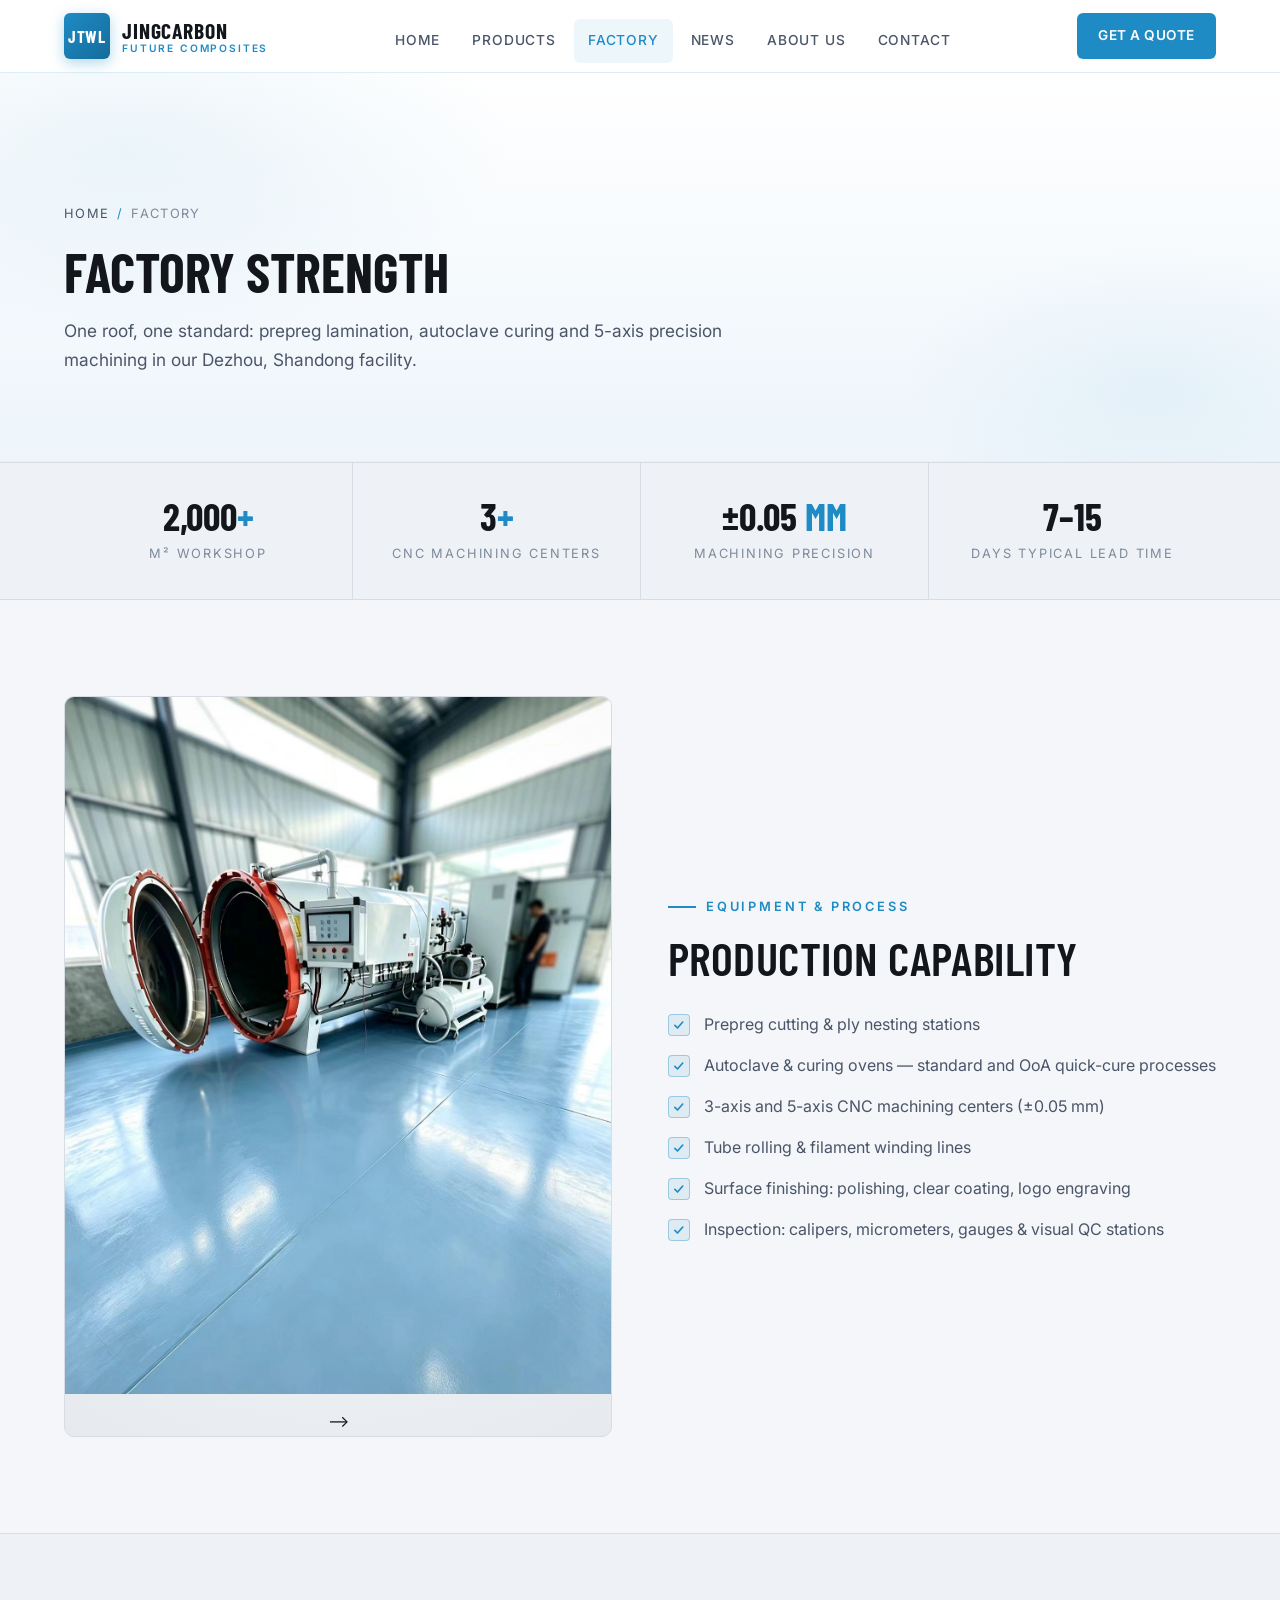
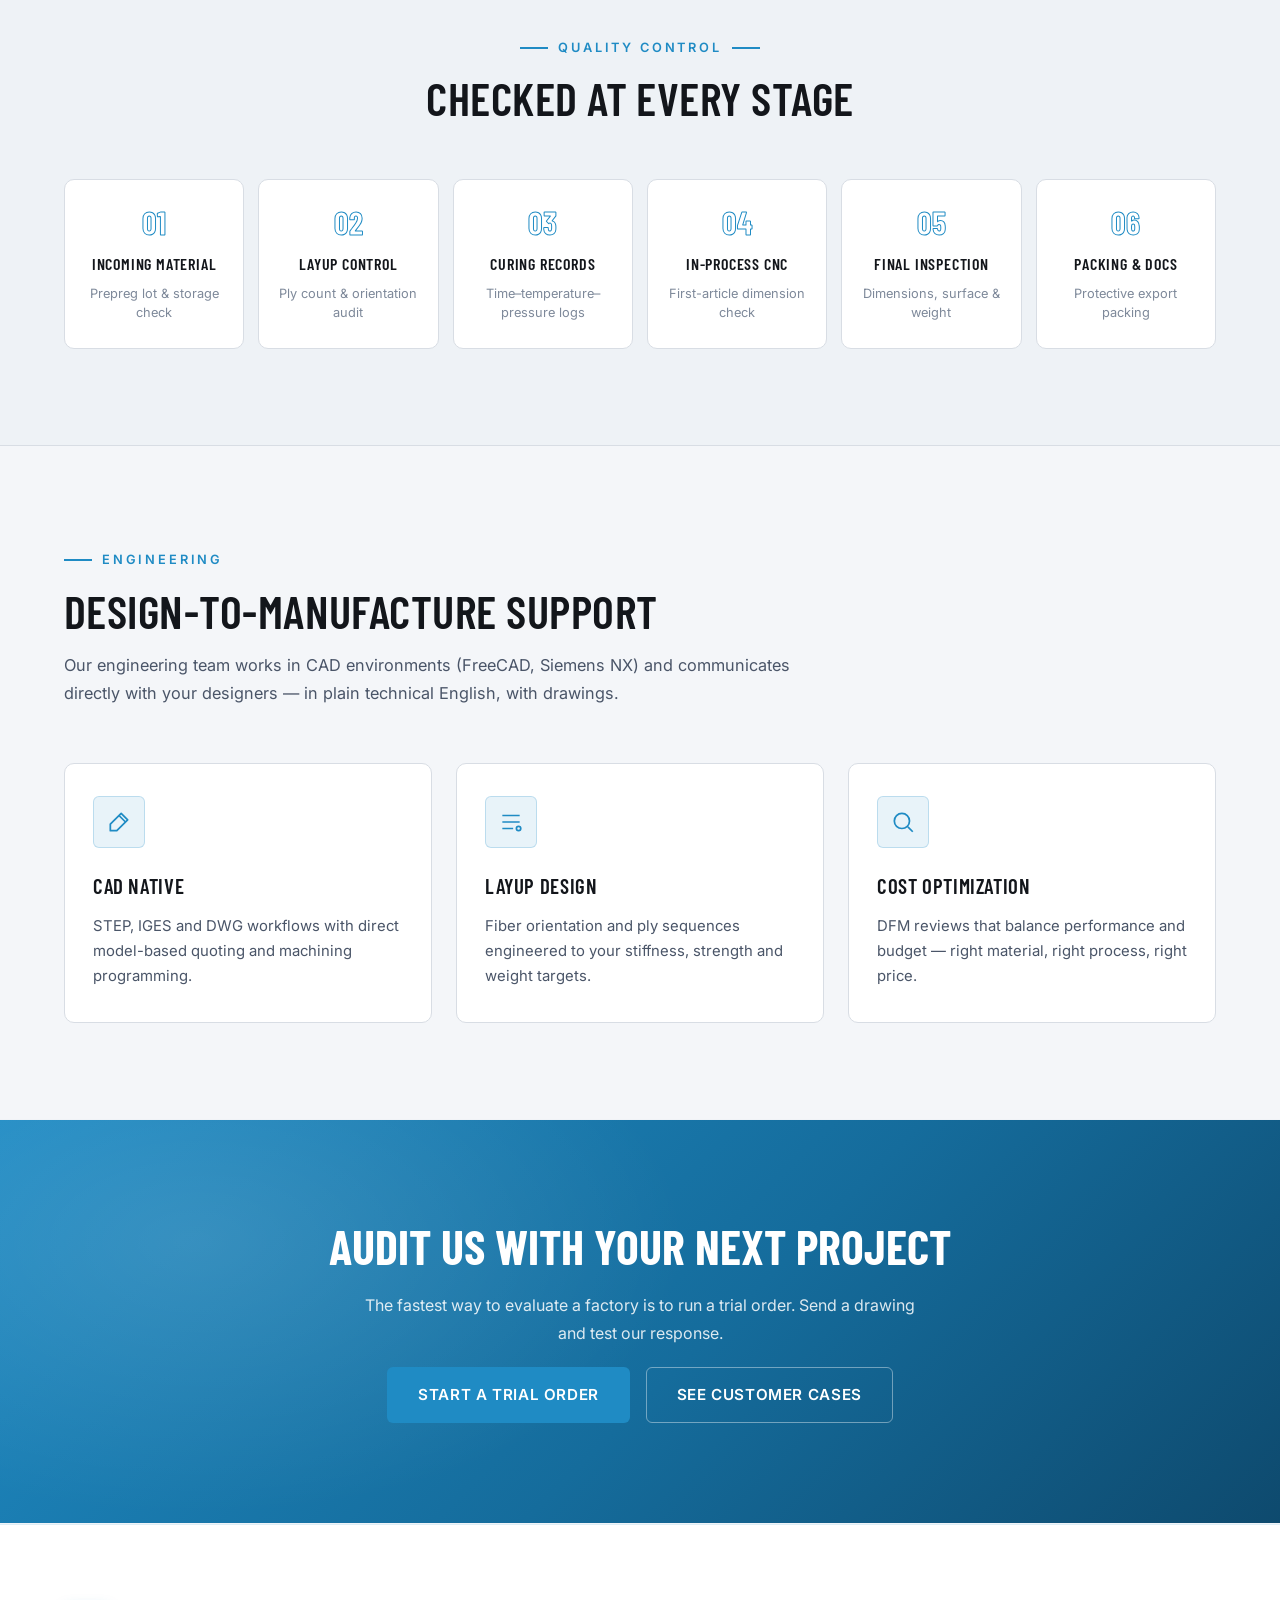
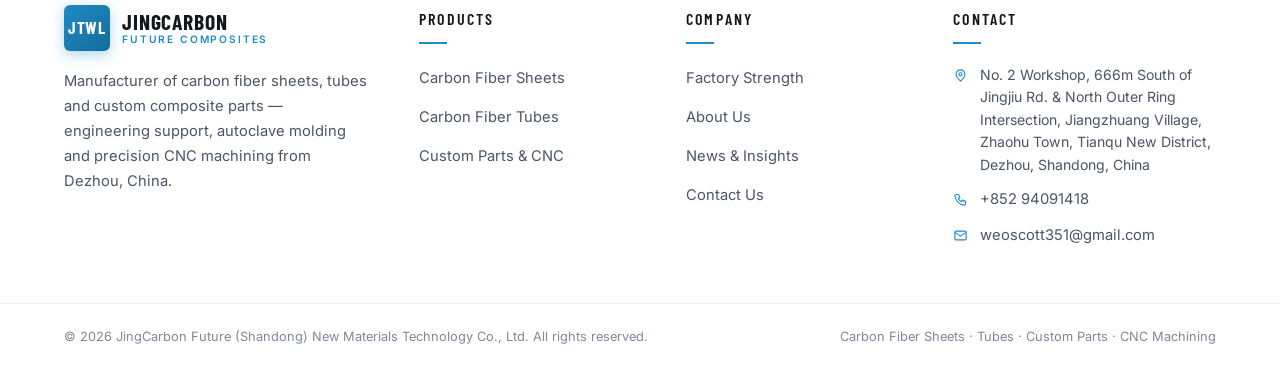
<file: factory.html>
<!DOCTYPE html>
<html lang="en">
<head>
  <meta charset="UTF-8">
  <meta name="viewport" content="width=device-width, initial-scale=1.0">
  <title>Factory Strength | Autoclave Molding & 5-Axis CNC — JingCarbon</title>
  <meta name="description" content="Inside JingCarbon's Dezhou factory: prepreg lamination, autoclave curing, 3- and 5-axis CNC machining to ±0.05mm, and systematic quality control from material to shipment.">
  <link rel="icon" href="data:image/svg+xml,%3Csvg xmlns='http://www.w3.org/2000/svg' viewBox='0 0 40 40'%3E%3Crect width='40' height='40' rx='6' fill='%231f8bc4'/%3E%3Cpath d='M6 14 14 6M6 24 24 6M6 34 34 6M16 36 36 16M26 36 36 26' stroke='%23fff' stroke-width='2.5'/%3E%3C/svg%3E">
  <link rel="preconnect" href="https://fonts.googleapis.com">
  <link rel="preconnect" href="https://fonts.gstatic.com" crossorigin>
  <link href="https://fonts.googleapis.com/css2?family=Barlow+Condensed:wght@500;600;700&family=Inter:wght@400;500;600;700&display=swap" rel="stylesheet">
  <link rel="stylesheet" href="css/style.css">
</head>
<body>

  <header class="site-header" id="siteHeader">
    <div class="container header-inner">
      <a class="brand" href="index.html" aria-label="JingCarbon Future Composites — Home">
        <span class="brand-mark">JTWL</span>
        <span class="brand-text">
          <strong>JINGCARBON</strong>
          <small>FUTURE COMPOSITES</small>
        </span>
      </a>
      <nav class="site-nav" id="siteNav" aria-label="Main navigation">
        <ul>
          <li><a href="index.html">Home</a></li>
          <li><a href="products.html">Products</a></li>
          <li><a href="factory.html" class="active">Factory</a></li>
          <li><a href="news.html">News</a></li>
          <li><a href="about.html">About Us</a></li>
          <li><a href="contact.html">Contact</a></li>
        </ul>
      </nav>
      <a href="contact.html#inquiry" class="btn btn-accent btn-sm nav-cta">Get a Quote</a>
      <button class="nav-toggle" id="navToggle" aria-label="Open menu" aria-expanded="false"><span></span><span></span><span></span></button>
    </div>
  </header>

  <main>
    <section class="page-hero">
      <div class="container">
        <nav class="breadcrumb" aria-label="Breadcrumb">
          <a href="index.html">Home</a><span class="sep">/</span><span>Factory</span>
        </nav>
        <h1>Factory Strength</h1>
        <p class="lead">One roof, one standard: prepreg lamination, autoclave curing and 5-axis precision machining in our Dezhou, Shandong facility.</p>
      </div>
    </section>

    <!-- 信任指标（数字请按实际情况修改） -->
    <section class="stats-band">
      <div class="container">
        <div class="stats-grid">
          <div class="stat"><b>2,000<em>+</em></b><span>m² Workshop</span></div>
          <div class="stat"><b>3<em>+</em></b><span>CNC Machining Centers</span></div>
          <div class="stat"><b>±0.05<em> MM</em></b><span>Machining Precision</span></div>
          <div class="stat"><b>7–15</b><span>Days Typical Lead Time</span></div>
        </div>
      </div>
    </section>

    <!-- 车间实景占位 + 设备清单 -->
    <section class="section">
      <div class="container split">
        <div class="img-ph reveal" role="img" aria-label="Workshop placeholder" style="min-height:460px">
          
    <img src="assets/workshop.jpg" alt="JingCarbon workshop"> -->
        </div>
        <div class="reveal reveal-delay-1">
          <span class="kicker">Equipment &amp; Process</span>
          <h2 class="section-title">Production Capability</h2>
          <ul class="checklist">
            <li><span class="ck"><svg width="12" height="12" viewBox="0 0 16 16" fill="none" aria-hidden="true"><path d="M2.5 8.5l3.5 3.5 7-8" stroke="currentColor" stroke-width="2.2" stroke-linecap="round" stroke-linejoin="round"/></svg></span> Prepreg cutting &amp; ply nesting stations</li>
            <li><span class="ck"><svg width="12" height="12" viewBox="0 0 16 16" fill="none" aria-hidden="true"><path d="M2.5 8.5l3.5 3.5 7-8" stroke="currentColor" stroke-width="2.2" stroke-linecap="round" stroke-linejoin="round"/></svg></span> Autoclave &amp; curing ovens — standard and OoA quick-cure processes</li>
            <li><span class="ck"><svg width="12" height="12" viewBox="0 0 16 16" fill="none" aria-hidden="true"><path d="M2.5 8.5l3.5 3.5 7-8" stroke="currentColor" stroke-width="2.2" stroke-linecap="round" stroke-linejoin="round"/></svg></span> 3-axis and 5-axis CNC machining centers (±0.05&nbsp;mm)</li>
            <li><span class="ck"><svg width="12" height="12" viewBox="0 0 16 16" fill="none" aria-hidden="true"><path d="M2.5 8.5l3.5 3.5 7-8" stroke="currentColor" stroke-width="2.2" stroke-linecap="round" stroke-linejoin="round"/></svg></span> Tube rolling &amp; filament winding lines</li>
            <li><span class="ck"><svg width="12" height="12" viewBox="0 0 16 16" fill="none" aria-hidden="true"><path d="M2.5 8.5l3.5 3.5 7-8" stroke="currentColor" stroke-width="2.2" stroke-linecap="round" stroke-linejoin="round"/></svg></span> Surface finishing: polishing, clear coating, logo engraving</li>
            <li><span class="ck"><svg width="12" height="12" viewBox="0 0 16 16" fill="none" aria-hidden="true"><path d="M2.5 8.5l3.5 3.5 7-8" stroke="currentColor" stroke-width="2.2" stroke-linecap="round" stroke-linejoin="round"/></svg></span> Inspection: calipers, micrometers, gauges &amp; visual QC stations</li>
          </ul>
        </div>
      </div>
    </section>

    <!-- 质量控制流程 -->
    <section class="section section--alt">
      <div class="container">
        <div class="section-head section-head--center reveal">
          <span class="kicker">Quality Control</span>
          <h2 class="section-title">Checked at Every Stage</h2>
        </div>
        <div class="process-grid">
          <div class="process-step reveal"><span class="step-no">01</span><h4>Incoming Material</h4><p>Prepreg lot &amp; storage check</p></div>
          <div class="process-step reveal reveal-delay-1"><span class="step-no">02</span><h4>Layup Control</h4><p>Ply count &amp; orientation audit</p></div>
          <div class="process-step reveal reveal-delay-2"><span class="step-no">03</span><h4>Curing Records</h4><p>Time–temperature–pressure logs</p></div>
          <div class="process-step reveal reveal-delay-3"><span class="step-no">04</span><h4>In-Process CNC</h4><p>First-article dimension check</p></div>
          <div class="process-step reveal reveal-delay-3"><span class="step-no">05</span><h4>Final Inspection</h4><p>Dimensions, surface &amp; weight</p></div>
          <div class="process-step reveal reveal-delay-3"><span class="step-no">06</span><h4>Packing &amp; Docs</h4><p>Protective export packing</p></div>
        </div>
      </div>
    </section>

    <!-- 工程能力 -->
    <section class="section">
      <div class="container">
        <div class="section-head reveal">
          <span class="kicker">Engineering</span>
          <h2 class="section-title">Design-to-Manufacture Support</h2>
          <p class="section-desc">Our engineering team works in CAD environments (FreeCAD, Siemens NX) and communicates directly with your designers — in plain technical English, with drawings.</p>
        </div>
        <div class="features-grid">
          <div class="feature reveal">
            <div class="f-icon"><svg width="26" height="26" viewBox="0 0 24 24" fill="none" stroke="currentColor" stroke-width="1.6" aria-hidden="true"><path d="M14 4l6 6-10 10H4v-6z" stroke-linejoin="round"/><path d="M12 6l6 6"/></svg></div>
            <h3>CAD Native</h3>
            <p>STEP, IGES and DWG workflows with direct model-based quoting and machining programming.</p>
          </div>
          <div class="feature reveal reveal-delay-1">
            <div class="f-icon"><svg width="26" height="26" viewBox="0 0 24 24" fill="none" stroke="currentColor" stroke-width="1.6" aria-hidden="true"><path d="M4 6h16M4 12h16M4 18h10"/><circle cx="19" cy="18" r="2"/></svg></div>
            <h3>Layup Design</h3>
            <p>Fiber orientation and ply sequences engineered to your stiffness, strength and weight targets.</p>
          </div>
          <div class="feature reveal reveal-delay-2">
            <div class="f-icon"><svg width="26" height="26" viewBox="0 0 24 24" fill="none" stroke="currentColor" stroke-width="1.6" aria-hidden="true"><circle cx="11" cy="11" r="7"/><path d="M21 21l-4.5-4.5"/></svg></div>
            <h3>Cost Optimization</h3>
            <p>DFM reviews that balance performance and budget — right material, right process, right price.</p>
          </div>
        </div>
      </div>
    </section>

    <section class="cta-band cf-fine">
      <div class="container cta-inner">
        <h2>Audit Us With Your Next Project</h2>
        <p>The fastest way to evaluate a factory is to run a trial order. Send a drawing and test our response.</p>
        <div class="hero-ctas">
          <a href="contact.html#inquiry" class="btn btn-accent">Start a Trial Order</a>
          <a href="products.html#custom-parts" class="btn btn-ghost">See Customer Cases</a>
        </div>
      </div>
    </section>
  </main>

  <footer class="site-footer">
    <div class="container footer-grid">
      <div class="f-col">
        <a class="brand" href="index.html">
        <span class="brand-mark">JTWL</span>
        <span class="brand-text">
          <strong>JINGCARBON</strong>
          <small>FUTURE COMPOSITES</small>
        </span>
      </a>
        <p class="f-blurb">Manufacturer of carbon fiber sheets, tubes and custom composite parts — engineering support, autoclave molding and precision CNC machining from Dezhou, China.</p>
      </div>
      <div class="f-col">
        <h4>Products</h4>
        <ul>
          <li><a href="products.html#sheets">Carbon Fiber Sheets</a></li>
          <li><a href="products.html#tubes">Carbon Fiber Tubes</a></li>
          <li><a href="products.html#custom-parts">Custom Parts &amp; CNC</a></li>
        </ul>
      </div>
      <div class="f-col">
        <h4>Company</h4>
        <ul>
          <li><a href="factory.html">Factory Strength</a></li>
          <li><a href="about.html">About Us</a></li>
          <li><a href="news.html">News &amp; Insights</a></li>
          <li><a href="contact.html">Contact Us</a></li>
        </ul>
      </div>
      <div class="f-col">
        <h4>Contact</h4>
        <ul class="f-contact">
          <li><svg class="fc-icon" width="15" height="15" viewBox="0 0 24 24" fill="none" stroke="currentColor" stroke-width="1.8" aria-hidden="true"><path d="M12 21s7-6.1 7-11a7 7 0 1 0-14 0c0 4.9 7 11 7 11z"/><circle cx="12" cy="10" r="2.5"/></svg>
            <span>No. 2 Workshop, 666m South of Jingjiu Rd. &amp; North Outer Ring Intersection, Jiangzhuang Village, Zhaohu Town, Tianqu New District, Dezhou, Shandong, China</span></li>
          <li><svg class="fc-icon" width="15" height="15" viewBox="0 0 24 24" fill="none" stroke="currentColor" stroke-width="1.8" aria-hidden="true"><path d="M5 4h4l2 5-2.5 1.5a11 11 0 0 0 5 5L15 13l5 2v4a2 2 0 0 1-2 2A16 16 0 0 1 3 6a2 2 0 0 1 2-2z" stroke-linejoin="round"/></svg>
            <a href="tel:+852 94091418">+852 94091418</a></li>
          <li><svg class="fc-icon" width="15" height="15" viewBox="0 0 24 24" fill="none" stroke="currentColor" stroke-width="1.8" aria-hidden="true"><rect x="3" y="5" width="18" height="14" rx="2"/><path d="M3 7l9 6 9-6"/></svg>
            <a href="mailto:weoscott351@gmail.com">weoscott351@gmail.com</a></li>
        </ul>
      </div>
    </div>
    <div class="footer-bottom">
      <div class="container">
        <span>© <span data-year>2026</span> JingCarbon Future (Shandong) New Materials Technology Co., Ltd. All rights reserved.</span>
        <span>Carbon Fiber Sheets · Tubes · Custom Parts · CNC Machining</span>
      </div>
    </div>
  </footer>

  <button class="back-top" id="backTop" aria-label="Back to top">
    <svg width="18" height="18" viewBox="0 0 24 24" fill="none" stroke="currentColor" stroke-width="2" aria-hidden="true"><path d="M12 19V5M5 12l7-7 7 7" stroke-linecap="round" stroke-linejoin="round"/></svg>
  </button>

  <script src="js/main.js"></script>
</body>
</html>
</file>
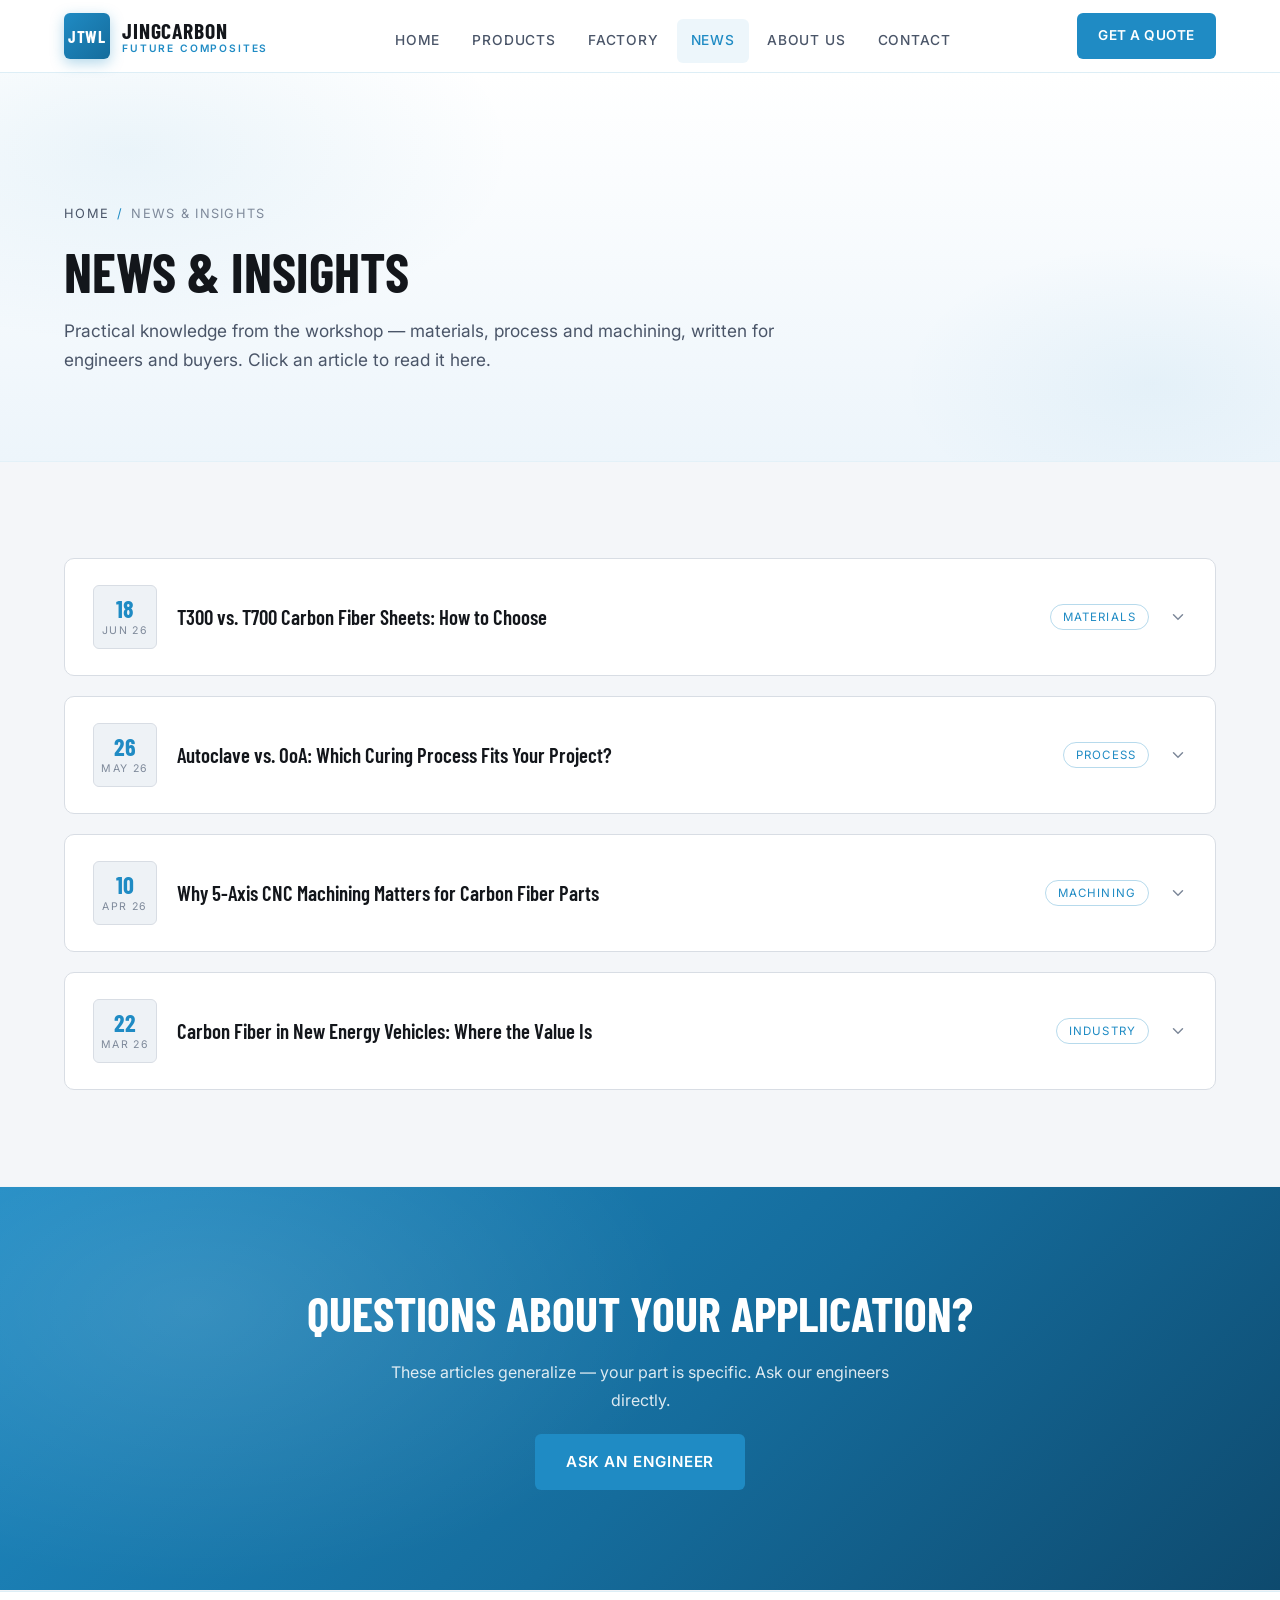
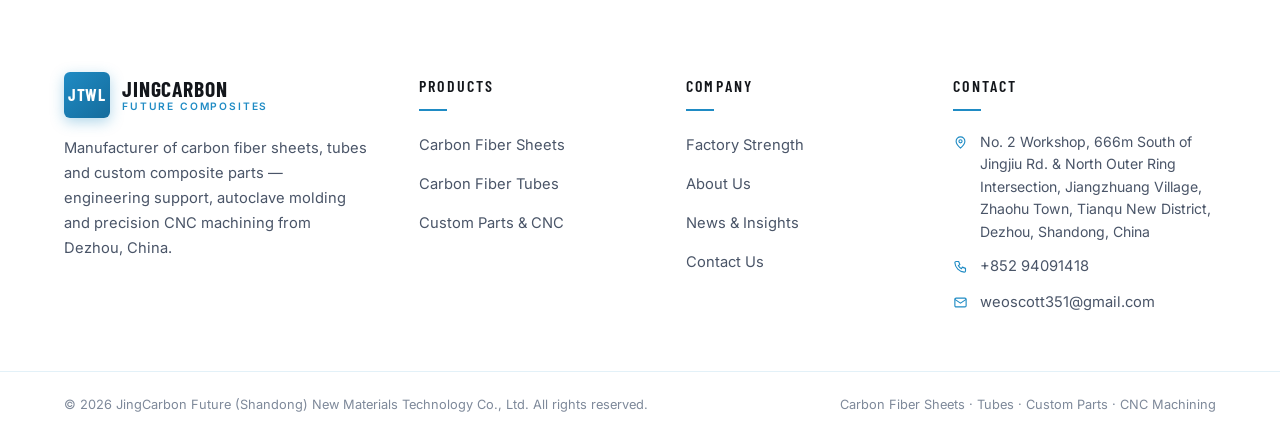
<file: news.html>
<!DOCTYPE html>
<html lang="en">
<head>
  <meta charset="UTF-8">
  <meta name="viewport" content="width=device-width, initial-scale=1.0">
  <title>News & Insights | Carbon Fiber Materials, Process & Machining — JingCarbon</title>
  <meta name="description" content="Practical guides on carbon fiber materials and manufacturing: T300 vs T700 selection, autoclave vs OoA curing, 5-axis CNC machining and NEV industry trends.">
  <link rel="icon" href="data:image/svg+xml,%3Csvg xmlns='http://www.w3.org/2000/svg' viewBox='0 0 40 40'%3E%3Crect width='40' height='40' rx='6' fill='%231f8bc4'/%3E%3Cpath d='M6 14 14 6M6 24 24 6M6 34 34 6M16 36 36 16M26 36 36 26' stroke='%23fff' stroke-width='2.5'/%3E%3C/svg%3E">
  <link rel="preconnect" href="https://fonts.googleapis.com">
  <link rel="preconnect" href="https://fonts.gstatic.com" crossorigin>
  <link href="https://fonts.googleapis.com/css2?family=Barlow+Condensed:wght@500;600;700&family=Inter:wght@400;500;600;700&display=swap" rel="stylesheet">
  <link rel="stylesheet" href="css/style.css">
</head>
<body>

  <header class="site-header" id="siteHeader">
    <div class="container header-inner">
      <a class="brand" href="index.html" aria-label="JingCarbon Future Composites — Home">
        <span class="brand-mark">JTWL</span>
        <span class="brand-text">
          <strong>JINGCARBON</strong>
          <small>FUTURE COMPOSITES</small>
        </span>
      </a>
      <nav class="site-nav" id="siteNav" aria-label="Main navigation">
        <ul>
          <li><a href="index.html">Home</a></li>
          <li><a href="products.html">Products</a></li>
          <li><a href="factory.html">Factory</a></li>
          <li><a href="news.html" class="active">News</a></li>
          <li><a href="about.html">About Us</a></li>
          <li><a href="contact.html">Contact</a></li>
        </ul>
      </nav>
      <a href="contact.html#inquiry" class="btn btn-accent btn-sm nav-cta">Get a Quote</a>
      <button class="nav-toggle" id="navToggle" aria-label="Open menu" aria-expanded="false"><span></span><span></span><span></span></button>
    </div>
  </header>

  <main>
    <section class="page-hero">
      <div class="container">
        <nav class="breadcrumb" aria-label="Breadcrumb">
          <a href="index.html">Home</a><span class="sep">/</span><span>News &amp; Insights</span>
        </nav>
        <h1>News &amp; Insights</h1>
        <p class="lead">Practical knowledge from the workshop — materials, process and machining, written for engineers and buyers. Click an article to read it here.</p>
      </div>
    </section>

    <section class="section">
      <div class="container">
        <div class="news-list">

          <!-- 文章 1 -->
          <article class="news-item reveal">
            <button class="news-item-head" type="button" aria-expanded="false">
              <span class="news-date"><b>18</b><span>Jun 26</span></span>
              <h3>T300 vs. T700 Carbon Fiber Sheets: How to Choose</h3>
              <span class="n-tag">Materials</span>
              <svg class="chev" width="18" height="18" viewBox="0 0 24 24" fill="none" stroke="currentColor" stroke-width="2" aria-hidden="true"><path d="M6 9l6 6 6-6" stroke-linecap="round"/></svg>
            </button>
            <div class="news-item-body">
              <div class="news-item-body-in">
                <p>Fiber grade is the single biggest driver of sheet performance and price. Both T300 and T700 are proven carbon fibers — the right choice depends on your load case and budget.</p>
                <h4>T300: The Reliable Workhorse</h4>
                <p>T300-class fiber offers an industry-standard tensile strength around 3,530 MPa. It is cost-effective, widely available, and more than sufficient for panels, brackets, jigs and decorative applications where loads are moderate.</p>
                <h4>T700: When Strength Pays for Itself</h4>
                <p>T700-class fiber raises tensile strength to roughly 4,900 MPa — about 40% higher — at similar modulus. For UAV frames, high-load structural parts and weight-critical programs, the strength-to-weight gain usually justifies the premium.</p>
                <h4>Practical Selection Tips</h4>
                <ul>
                  <li>Match fiber grade to load path — don't pay for T700 where T300 carries the load easily.</li>
                  <li>Combine grades: T300 plies in low-stress zones, T700 where stress concentrates.</li>
                  <li>Ask for laminate calculations — we can compare both options against your requirements before you commit.</li>
                </ul>
              </div>
            </div>
          </article>

          <!-- 文章 2 -->
          <article class="news-item reveal">
            <button class="news-item-head" type="button" aria-expanded="false">
              <span class="news-date"><b>26</b><span>May 26</span></span>
              <h3>Autoclave vs. OoA: Which Curing Process Fits Your Project?</h3>
              <span class="n-tag">Process</span>
              <svg class="chev" width="18" height="18" viewBox="0 0 24 24" fill="none" stroke="currentColor" stroke-width="2" aria-hidden="true"><path d="M6 9l6 6 6-6" stroke-linecap="round"/></svg>
            </button>
            <div class="news-item-body">
              <div class="news-item-body-in">
                <p>Curing defines laminate quality. The choice between autoclave and out-of-autoclave (OoA) processing affects strength, cost and lead time.</p>
                <h4>Autoclave Curing: Maximum Performance</h4>
                <p>Pressure during cure compresses voids out of the laminate, delivering the lowest void content and highest, most repeatable mechanical properties. It remains the reference process for aerospace-grade and primary structures.</p>
                <h4>OoA Quick-Cure Prepreg: Speed and Value</h4>
                <p>Modern OoA prepreg systems cure in oven or vacuum-bag-only conditions — some in a few hours. For secondary structures, prototypes and cost-sensitive programs, properties are fully adequate and lead times shrink dramatically.</p>
                <h4>How We Help You Decide</h4>
                <ul>
                  <li>Structural, safety-critical or long-term fatigue loading → autoclave.</li>
                  <li>Fast iterations, moderate loads, budget or deadline pressure → OoA.</li>
                  <li>We run both processes and will recommend honestly — including when a mixed approach wins.</li>
                </ul>
              </div>
            </div>
          </article>

          <!-- 文章 3 -->
          <article class="news-item reveal">
            <button class="news-item-head" type="button" aria-expanded="false">
              <span class="news-date"><b>10</b><span>Apr 26</span></span>
              <h3>Why 5-Axis CNC Machining Matters for Carbon Fiber Parts</h3>
              <span class="n-tag">Machining</span>
              <svg class="chev" width="18" height="18" viewBox="0 0 24 24" fill="none" stroke="currentColor" stroke-width="2" aria-hidden="true"><path d="M6 9l6 6 6-6" stroke-linecap="round"/></svg>
            </button>
            <div class="news-item-body">
              <div class="news-item-body-in">
                <p>Carbon fiber parts are only as good as their machining. Composite materials machine differently from metal — wrong parameters cause delamination, fiber pull-out and out-of-tolerance features.</p>
                <h4>One Setup, Full Geometry</h4>
                <p>Five-axis machines reach contoured surfaces, angled holes and undercut features without re-fixturing. Every re-clamp is a tolerance risk; 5-axis removes that risk and holds ±0.05 mm across complex parts.</p>
                <h4>Composite-Specific Expertise</h4>
                <ul>
                  <li>Tool paths engineered for fiber direction — clean edges, no fraying.</li>
                  <li>Diamond-coated and PCD tooling for abrasive carbon fibers.</li>
                  <li>Dust extraction and process controls for consistent, repeatable results.</li>
                </ul>
                <h4>What It Means for You</h4>
                <p>Molded near-net-shape, then machined to final tolerances — this two-step approach delivers parts that fit your assembly the first time, at a fraction of full-machining cost.</p>
              </div>
            </div>
          </article>

          <!-- 文章 4 -->
          <article class="news-item reveal">
            <button class="news-item-head" type="button" aria-expanded="false">
              <span class="news-date"><b>22</b><span>Mar 26</span></span>
              <h3>Carbon Fiber in New Energy Vehicles: Where the Value Is</h3>
              <span class="n-tag">Industry</span>
              <svg class="chev" width="18" height="18" viewBox="0 0 24 24" fill="none" stroke="currentColor" stroke-width="2" aria-hidden="true"><path d="M6 9l6 6 6-6" stroke-linecap="round"/></svg>
            </button>
            <div class="news-item-body">
              <div class="news-item-body-in">
                <p>As NEV platforms chase range and efficiency, carbon fiber adoption is accelerating — but not everywhere. The winning applications share one trait: weight saved directly buys performance.</p>
                <h4>High-Value Zones Today</h4>
                <ul>
                  <li>Battery enclosure panels — structural stiffness with significant weight savings.</li>
                  <li>Motor and engine covers — stiffness, heat tolerance, premium surface finish.</li>
                  <li>Structural brackets and crossmembers — localized reinforcement where space is tight.</li>
                </ul>
                <h4>The Cost Equation Is Shifting</h4>
                <p>Prepreg supply has stabilized and molding processes (including OoA quick-cure systems) are cutting cycle times. For mid-volume NEV programs, hybrid designs — carbon fiber only where it earns its place — are becoming the standard playbook.</p>
                <h4>Our Role</h4>
                <p>We support NEV suppliers with panels, covers and structural parts from prototype to batch production, backed by laminate-level engineering discussions in English.</p>
              </div>
            </div>
          </article>

        </div>
      </div>
    </section>

    <section class="cta-band cf-fine">
      <div class="container cta-inner">
        <h2>Questions About Your Application?</h2>
        <p>These articles generalize — your part is specific. Ask our engineers directly.</p>
        <div class="hero-ctas">
          <a href="contact.html#inquiry" class="btn btn-accent">Ask an Engineer</a>
        </div>
      </div>
    </section>
  </main>

  <footer class="site-footer">
    <div class="container footer-grid">
      <div class="f-col">
        <a class="brand" href="index.html">
        <span class="brand-mark">JTWL</span>
        <span class="brand-text">
          <strong>JINGCARBON</strong>
          <small>FUTURE COMPOSITES</small>
        </span>
      </a>
        <p class="f-blurb">Manufacturer of carbon fiber sheets, tubes and custom composite parts — engineering support, autoclave molding and precision CNC machining from Dezhou, China.</p>
      </div>
      <div class="f-col">
        <h4>Products</h4>
        <ul>
          <li><a href="products.html#sheets">Carbon Fiber Sheets</a></li>
          <li><a href="products.html#tubes">Carbon Fiber Tubes</a></li>
          <li><a href="products.html#custom-parts">Custom Parts &amp; CNC</a></li>
        </ul>
      </div>
      <div class="f-col">
        <h4>Company</h4>
        <ul>
          <li><a href="factory.html">Factory Strength</a></li>
          <li><a href="about.html">About Us</a></li>
          <li><a href="news.html">News &amp; Insights</a></li>
          <li><a href="contact.html">Contact Us</a></li>
        </ul>
      </div>
      <div class="f-col">
        <h4>Contact</h4>
        <ul class="f-contact">
          <li><svg class="fc-icon" width="15" height="15" viewBox="0 0 24 24" fill="none" stroke="currentColor" stroke-width="1.8" aria-hidden="true"><path d="M12 21s7-6.1 7-11a7 7 0 1 0-14 0c0 4.9 7 11 7 11z"/><circle cx="12" cy="10" r="2.5"/></svg>
            <span>No. 2 Workshop, 666m South of Jingjiu Rd. &amp; North Outer Ring Intersection, Jiangzhuang Village, Zhaohu Town, Tianqu New District, Dezhou, Shandong, China</span></li>
          <li><svg class="fc-icon" width="15" height="15" viewBox="0 0 24 24" fill="none" stroke="currentColor" stroke-width="1.8" aria-hidden="true"><path d="M5 4h4l2 5-2.5 1.5a11 11 0 0 0 5 5L15 13l5 2v4a2 2 0 0 1-2 2A16 16 0 0 1 3 6a2 2 0 0 1 2-2z" stroke-linejoin="round"/></svg>
            <a href="tel:+852 94091418">+852 94091418</a></li>
          <li><svg class="fc-icon" width="15" height="15" viewBox="0 0 24 24" fill="none" stroke="currentColor" stroke-width="1.8" aria-hidden="true"><rect x="3" y="5" width="18" height="14" rx="2"/><path d="M3 7l9 6 9-6"/></svg>
            <a href="mailto:weoscott351@gmail.com">weoscott351@gmail.com</a></li>
        </ul>
      </div>
    </div>
    <div class="footer-bottom">
      <div class="container">
        <span>© <span data-year>2026</span> JingCarbon Future (Shandong) New Materials Technology Co., Ltd. All rights reserved.</span>
        <span>Carbon Fiber Sheets · Tubes · Custom Parts · CNC Machining</span>
      </div>
    </div>
  </footer>

  <button class="back-top" id="backTop" aria-label="Back to top">
    <svg width="18" height="18" viewBox="0 0 24 24" fill="none" stroke="currentColor" stroke-width="2" aria-hidden="true"><path d="M12 19V5M5 12l7-7 7 7" stroke-linecap="round" stroke-linejoin="round"/></svg>
  </button>

  <script src="js/main.js"></script>
</body>
</html>
</file>
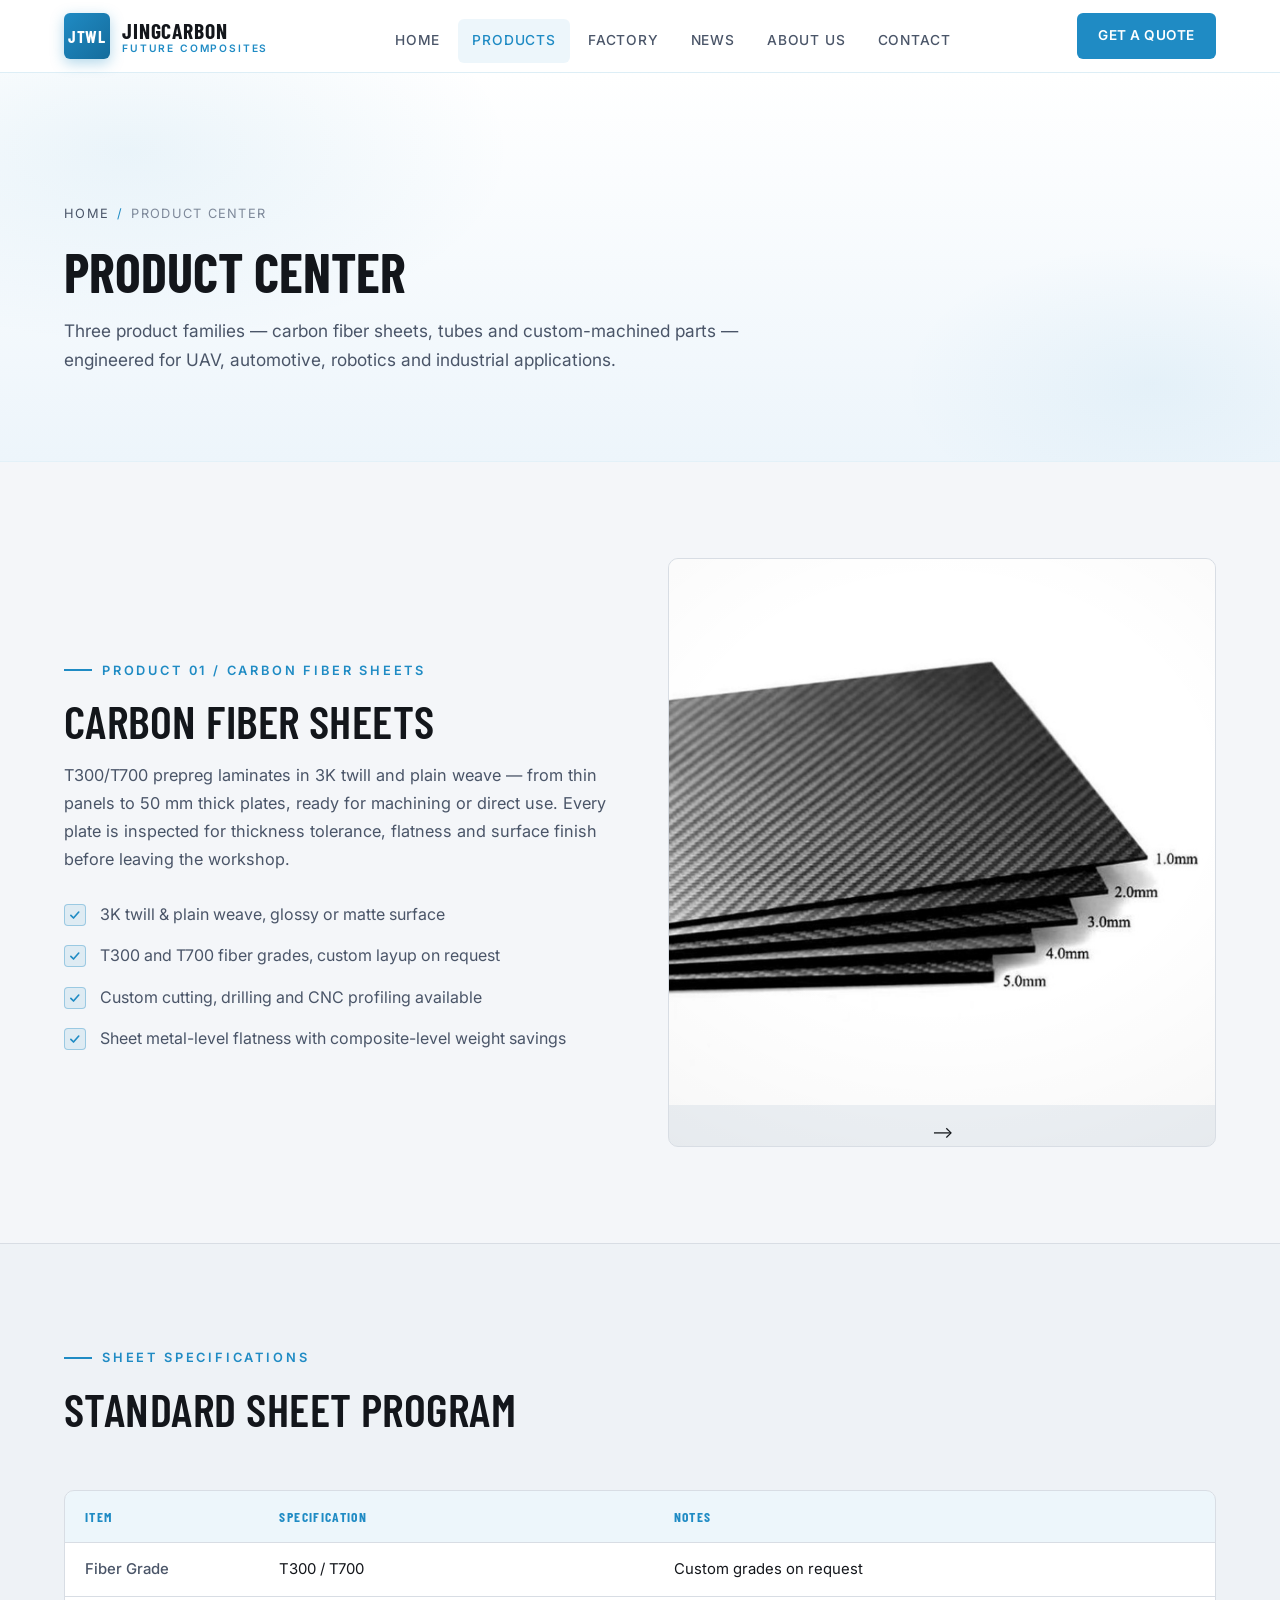
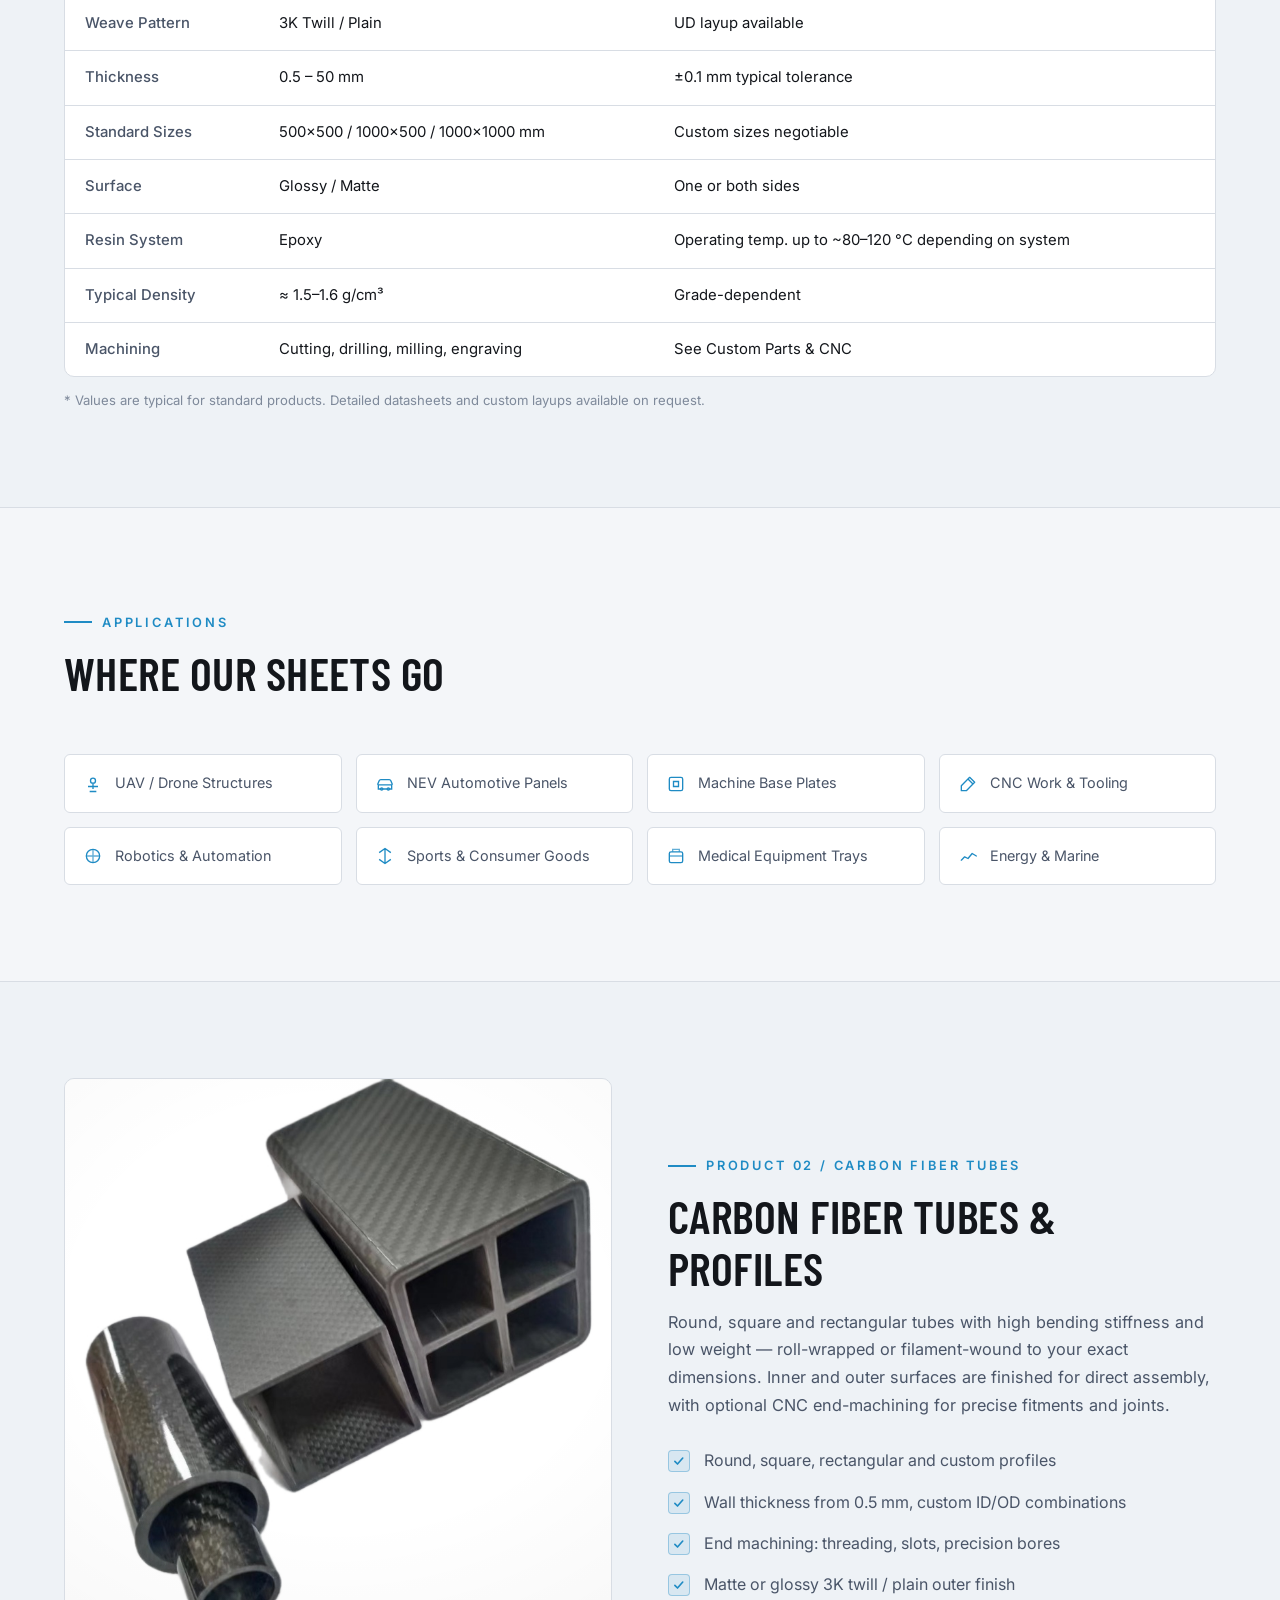
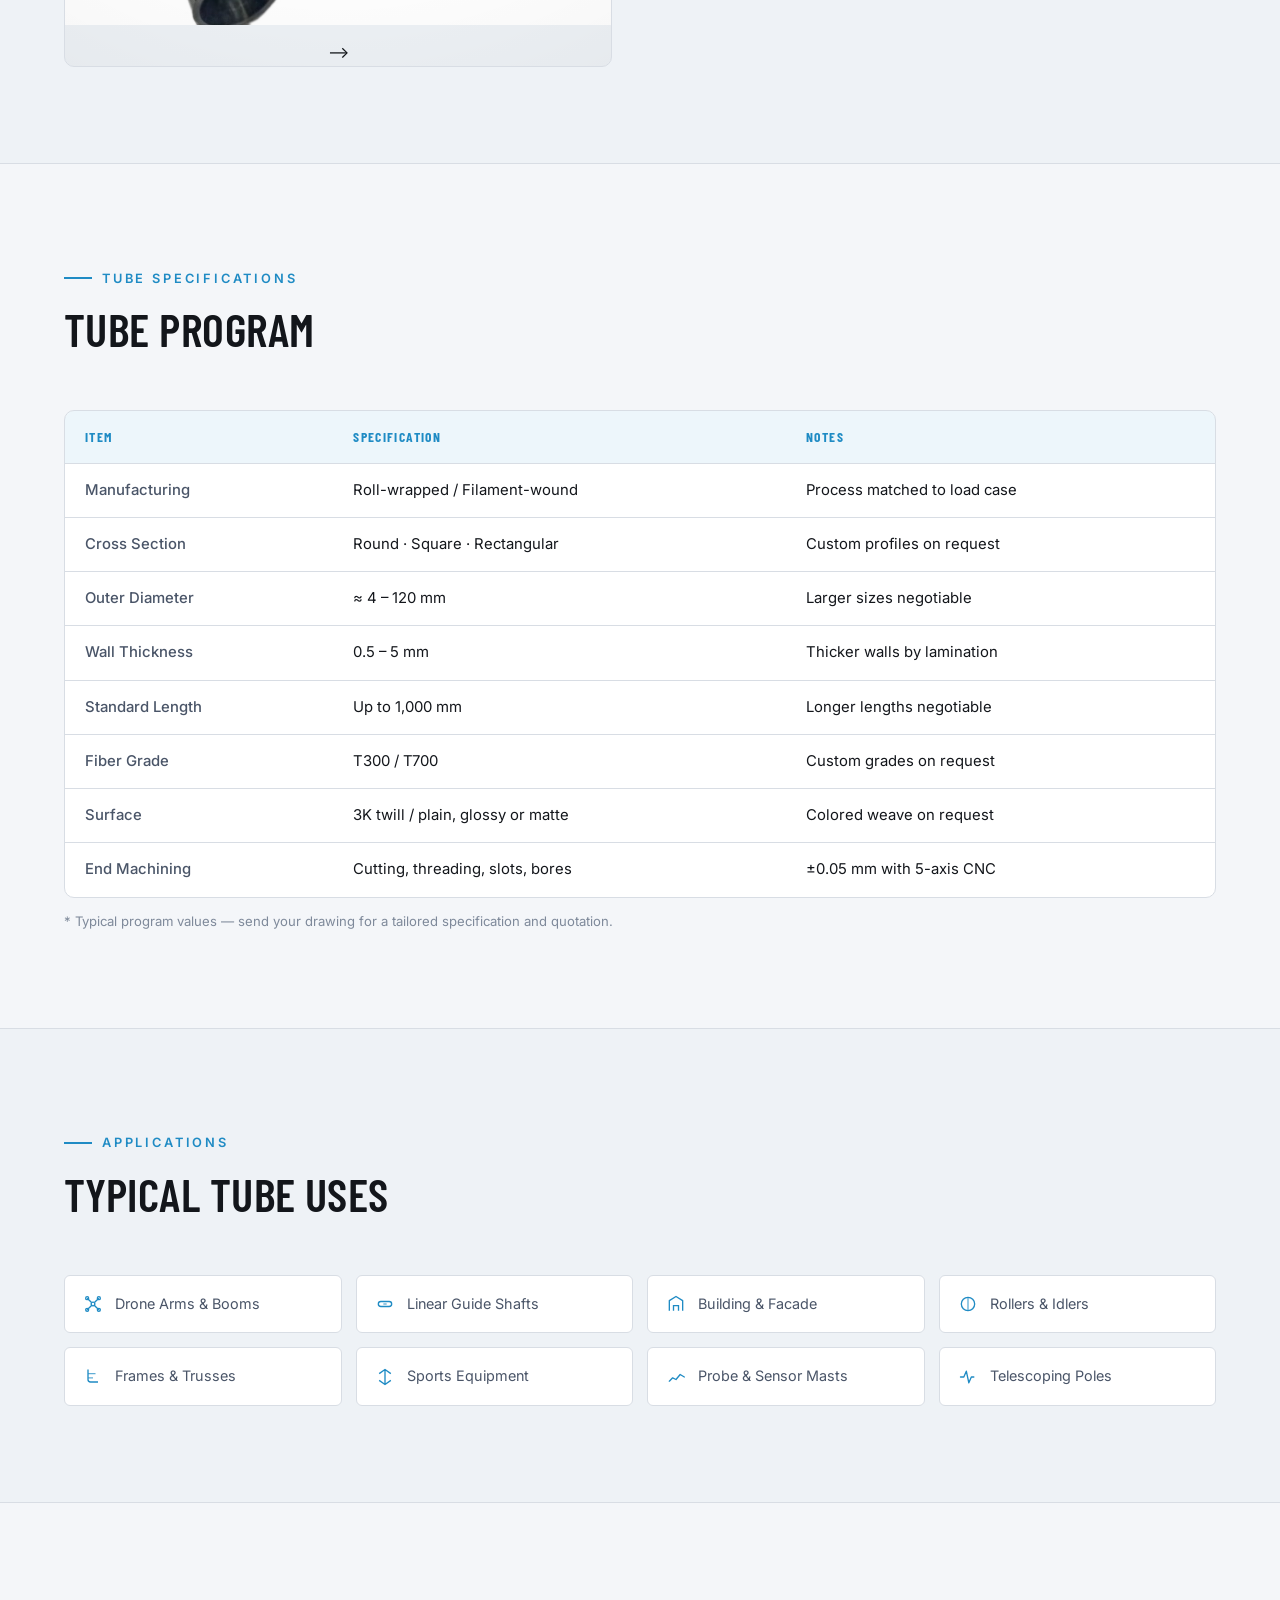
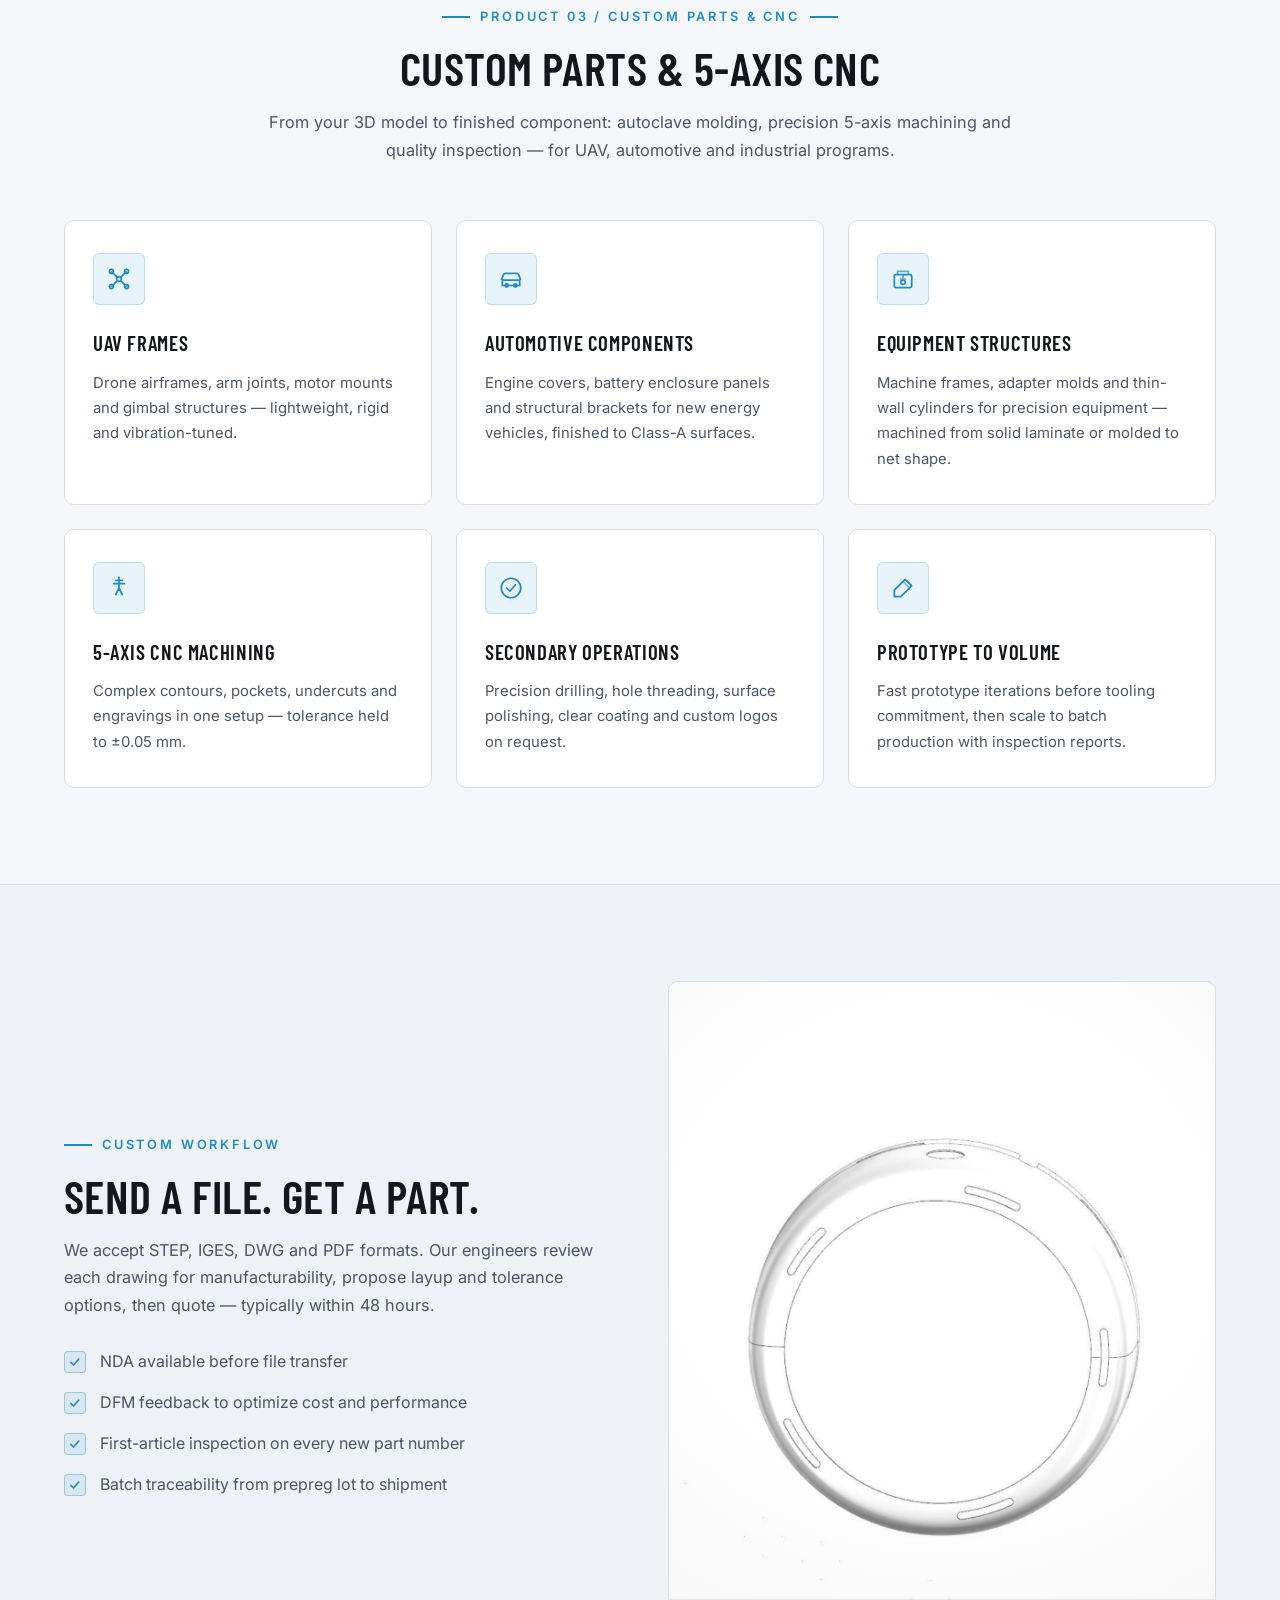
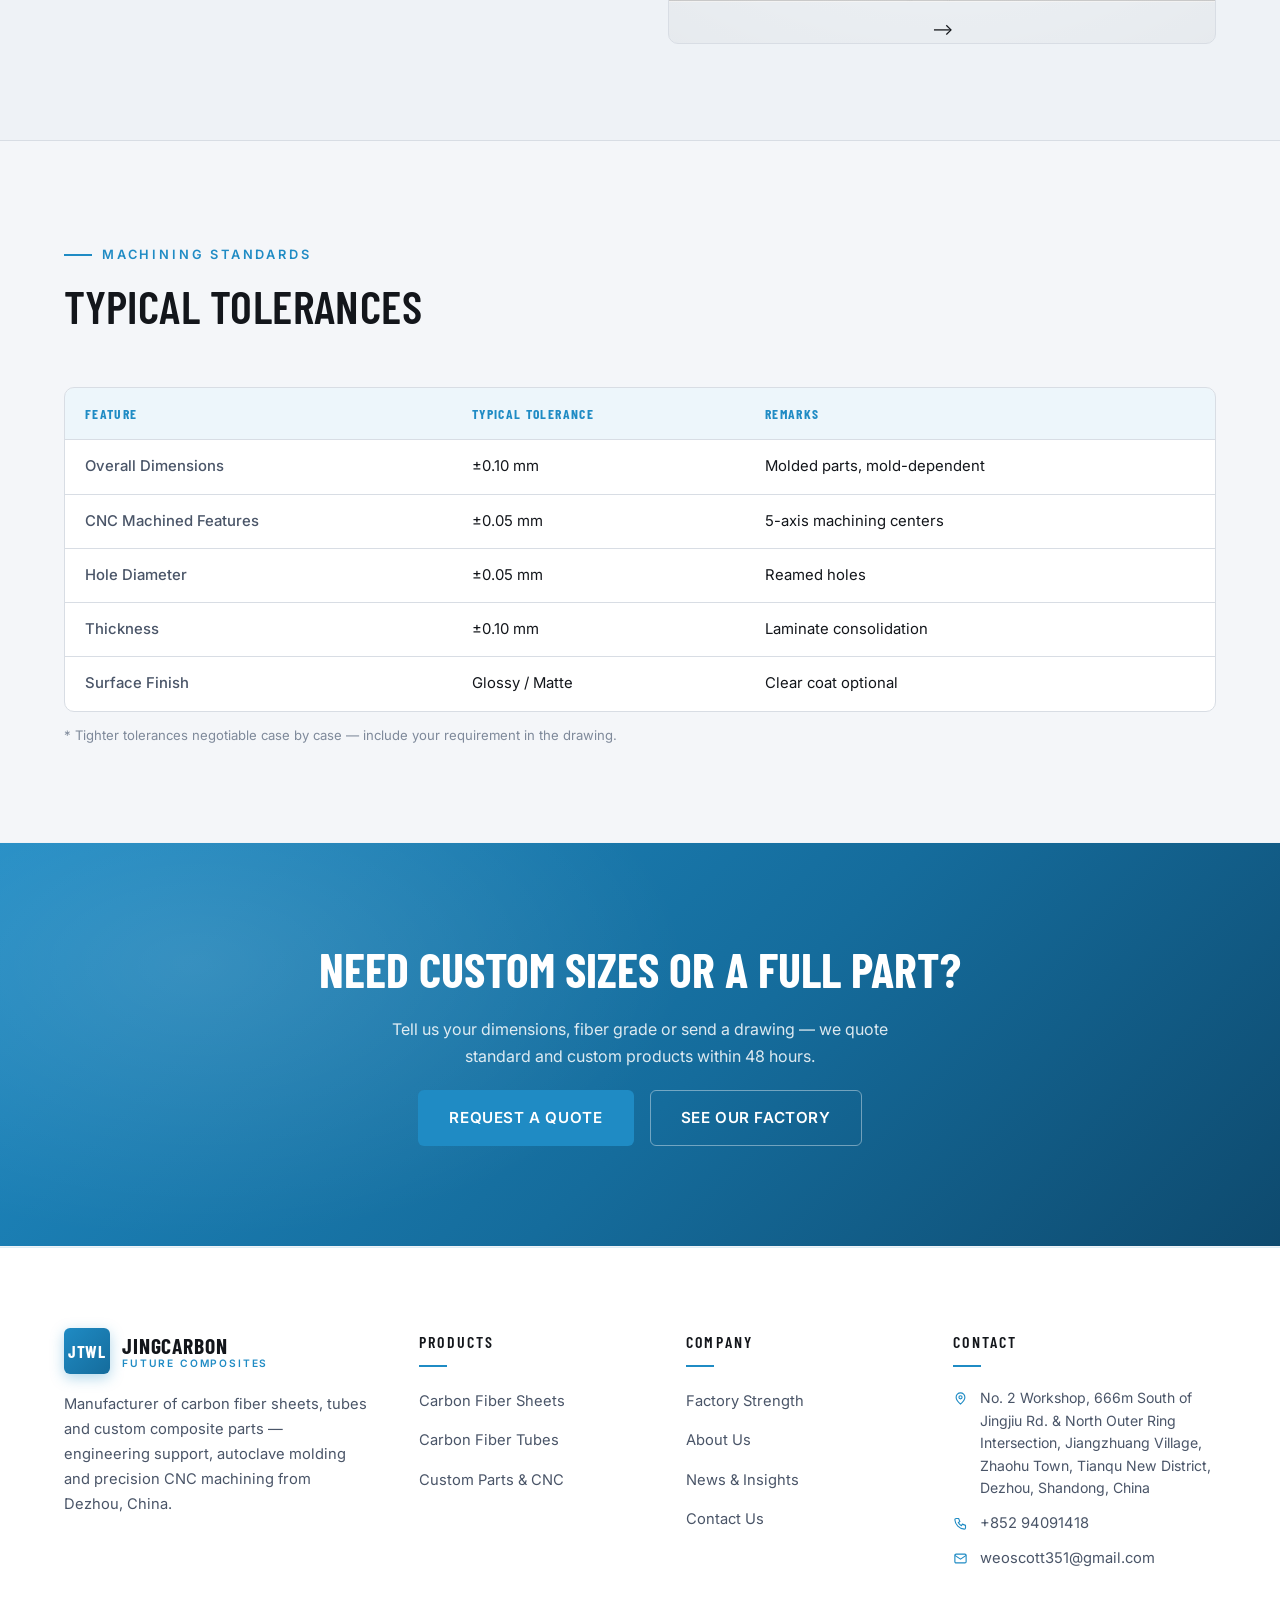
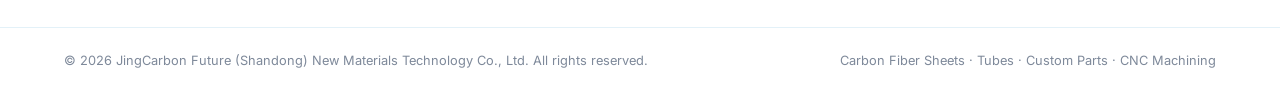
<file: products.html>
<!DOCTYPE html>
<html lang="en">
<head>
  <meta charset="UTF-8">
  <meta name="viewport" content="width=device-width, initial-scale=1.0">
  <title>Product Center | Carbon Fiber Sheets, Tubes & Custom Parts — JingCarbon</title>
  <meta name="description" content="JingCarbon product center: T300/T700 carbon fiber sheets, round/square tubes and custom 5-axis CNC-machined composite parts. Autoclave molding from Dezhou, China.">
  <link rel="icon" href="data:image/svg+xml,%3Csvg xmlns='http://www.w3.org/2000/svg' viewBox='0 0 40 40'%3E%3Crect width='40' height='40' rx='6' fill='%231f8bc4'/%3E%3Cpath d='M6 14 14 6M6 24 24 6M6 34 34 6M16 36 36 16M26 36 36 26' stroke='%23fff' stroke-width='2.5'/%3E%3C/svg%3E">
  <link rel="preconnect" href="https://fonts.googleapis.com">
  <link rel="preconnect" href="https://fonts.gstatic.com" crossorigin>
  <link href="https://fonts.googleapis.com/css2?family=Barlow+Condensed:wght@500;600;700&family=Inter:wght@400;500;600;700&display=swap" rel="stylesheet">
  <link rel="stylesheet" href="css/style.css">
</head>
<body>

  <header class="site-header" id="siteHeader">
    <div class="container header-inner">
      <a class="brand" href="index.html" aria-label="JingCarbon Future Composites — Home">
        <span class="brand-mark">JTWL</span>
        <span class="brand-text">
          <strong>JINGCARBON</strong>
          <small>FUTURE COMPOSITES</small>
        </span>
      </a>
      <nav class="site-nav" id="siteNav" aria-label="Main navigation">
        <ul>
          <li><a href="index.html">Home</a></li>
          <li><a href="products.html" class="active">Products</a></li>
          <li><a href="factory.html">Factory</a></li>
          <li><a href="news.html">News</a></li>
          <li><a href="about.html">About Us</a></li>
          <li><a href="contact.html">Contact</a></li>
        </ul>
      </nav>
      <a href="contact.html#inquiry" class="btn btn-accent btn-sm nav-cta">Get a Quote</a>
      <button class="nav-toggle" id="navToggle" aria-label="Open menu" aria-expanded="false"><span></span><span></span><span></span></button>
    </div>
  </header>

  <main>
    <!-- 内页横幅 -->
    <section class="page-hero">
      <div class="container">
        <nav class="breadcrumb" aria-label="Breadcrumb">
          <a href="index.html">Home</a><span class="sep">/</span><span>Product Center</span>
        </nav>
        <h1>Product Center</h1>
        <p class="lead">Three product families — carbon fiber sheets, tubes and custom-machined parts — engineered for UAV, automotive, robotics and industrial applications.</p>
      </div>
    </section>

    <!-- ===== 板块 1：碳纤维板 ===== -->
    <section class="section" id="sheets">
      <div class="container split">
        <div class="reveal">
          <span class="kicker">Product 01 / Carbon Fiber Sheets</span>
          <h2 class="section-title">Carbon Fiber Sheets</h2>
          <p class="section-desc" style="margin-bottom:0">
            T300/T700 prepreg laminates in 3K twill and plain weave — from thin panels to 50&nbsp;mm thick plates, ready for machining or direct use.
            Every plate is inspected for thickness tolerance, flatness and surface finish before leaving the workshop.
          </p>
          <ul class="checklist">
            <li><span class="ck"><svg width="12" height="12" viewBox="0 0 16 16" fill="none" aria-hidden="true"><path d="M2.5 8.5l3.5 3.5 7-8" stroke="currentColor" stroke-width="2.2" stroke-linecap="round" stroke-linejoin="round"/></svg></span> 3K twill &amp; plain weave, glossy or matte surface</li>
            <li><span class="ck"><svg width="12" height="12" viewBox="0 0 16 16" fill="none" aria-hidden="true"><path d="M2.5 8.5l3.5 3.5 7-8" stroke="currentColor" stroke-width="2.2" stroke-linecap="round" stroke-linejoin="round"/></svg></span> T300 and T700 fiber grades, custom layup on request</li>
            <li><span class="ck"><svg width="12" height="12" viewBox="0 0 16 16" fill="none" aria-hidden="true"><path d="M2.5 8.5l3.5 3.5 7-8" stroke="currentColor" stroke-width="2.2" stroke-linecap="round" stroke-linejoin="round"/></svg></span> Custom cutting, drilling and CNC profiling available</li>
            <li><span class="ck"><svg width="12" height="12" viewBox="0 0 16 16" fill="none" aria-hidden="true"><path d="M2.5 8.5l3.5 3.5 7-8" stroke="currentColor" stroke-width="2.2" stroke-linecap="round" stroke-linejoin="round"/></svg></span> Sheet metal-level flatness with composite-level weight savings</li>
          </ul>
        </div>
        <div class="img-ph reveal reveal-delay-1" role="img" aria-label="Carbon fiber sheet placeholder">
          <img src="assets/sheets.jpg" alt="T700 3K twill carbon fiber sheets"> -->
        </div>
      </div>
    </section>

    <section class="section section--alt" id="sheets-specs">
      <div class="container">
        <div class="section-head reveal">
          <span class="kicker">Sheet Specifications</span>
          <h2 class="section-title">Standard Sheet Program</h2>
        </div>
        <div class="table-wrap reveal">
          <table class="spec">
            <thead>
              <tr><th>Item</th><th>Specification</th><th>Notes</th></tr>
            </thead>
            <tbody>
              <tr><th>Fiber Grade</th><td>T300 / T700</td><td>Custom grades on request</td></tr>
              <tr><th>Weave Pattern</th><td>3K Twill / Plain</td><td>UD layup available</td></tr>
              <tr><th>Thickness</th><td>0.5 – 50 mm</td><td>±0.1 mm typical tolerance</td></tr>
              <tr><th>Standard Sizes</th><td>500×500 / 1000×500 / 1000×1000 mm</td><td>Custom sizes negotiable</td></tr>
              <tr><th>Surface</th><td>Glossy / Matte</td><td>One or both sides</td></tr>
              <tr><th>Resin System</th><td>Epoxy</td><td>Operating temp. up to ~80–120 °C depending on system</td></tr>
              <tr><th>Typical Density</th><td>≈ 1.5–1.6 g/cm³</td><td>Grade-dependent</td></tr>
              <tr><th>Machining</th><td>Cutting, drilling, milling, engraving</th><td>See Custom Parts &amp; CNC</td></tr>
            </tbody>
          </table>
        </div>
        <p class="table-note">* Values are typical for standard products. Detailed datasheets and custom layups available on request.</p>
      </div>
    </section>

    <section class="section" id="sheets-apps">
      <div class="container">
        <div class="section-head reveal">
          <span class="kicker">Applications</span>
          <h2 class="section-title">Where Our Sheets Go</h2>
        </div>
        <div class="app-grid reveal">
          <div class="app-item"><svg class="a-icon" width="20" height="20" viewBox="0 0 24 24" fill="none" stroke="currentColor" stroke-width="1.6" aria-hidden="true"><circle cx="12" cy="8" r="3"/><path d="M12 11v7M8 21h8M6 15h12"/></svg> UAV / Drone Structures</div>
          <div class="app-item"><svg class="a-icon" width="20" height="20" viewBox="0 0 24 24" fill="none" stroke="currentColor" stroke-width="1.6" aria-hidden="true"><path d="M3 13l2-5c.3-.8 1-1.3 1.9-1.3h10.2c.9 0 1.6.5 1.9 1.3l2 5M4 13h16v5H4z"/><circle cx="8" cy="18" r="1.4"/><circle cx="16" cy="18" r="1.4"/></svg> NEV Automotive Panels</div>
          <div class="app-item"><svg class="a-icon" width="20" height="20" viewBox="0 0 24 24" fill="none" stroke="currentColor" stroke-width="1.6" aria-hidden="true"><rect x="4" y="4" width="16" height="16" rx="2"/><path d="M9 9h6v6H9z"/></svg> Machine Base Plates</div>
          <div class="app-item"><svg class="a-icon" width="20" height="20" viewBox="0 0 24 24" fill="none" stroke="currentColor" stroke-width="1.6" aria-hidden="true"><path d="M14 4l6 6-10 10H4v-6z" stroke-linejoin="round"/><path d="M12 6l6 6"/></svg> CNC Work &amp; Tooling</div>
          <div class="app-item"><svg class="a-icon" width="20" height="20" viewBox="0 0 24 24" fill="none" stroke="currentColor" stroke-width="1.6" aria-hidden="true"><circle cx="12" cy="12" r="8"/><path d="M12 4v16M4 12h16" opacity=".7"/></svg> Robotics &amp; Automation</div>
          <div class="app-item"><svg class="a-icon" width="20" height="20" viewBox="0 0 24 24" fill="none" stroke="currentColor" stroke-width="1.6" aria-hidden="true"><path d="M12 3v18M5 8l7-5 7 5M5 16l7 5 7-5" stroke-linejoin="round"/></svg> Sports &amp; Consumer Goods</div>
          <div class="app-item"><svg class="a-icon" width="20" height="20" viewBox="0 0 24 24" fill="none" stroke="currentColor" stroke-width="1.6" aria-hidden="true"><rect x="4" y="7" width="16" height="13" rx="2"/><path d="M8 7V4h8v3M4 12h16" opacity=".7"/></svg> Medical Equipment Trays</div>
          <div class="app-item"><svg class="a-icon" width="20" height="20" viewBox="0 0 24 24" fill="none" stroke="currentColor" stroke-width="1.6" aria-hidden="true"><path d="M4 17l4-4 4 2 5-6 5 3" stroke-linecap="round" stroke-linejoin="round"/></svg> Energy &amp; Marine</div>
        </div>
      </div>
    </section>

    <!-- ===== 板块 2：碳纤维管 ===== -->
    <section class="section section--alt" id="tubes">
      <div class="container split">
        <div class="img-ph reveal" role="img" aria-label="Carbon fiber tubes placeholder">
          <img src="assets/tubes.jpg" alt="Carbon fiber tubes"> -->
        </div>
        <div class="reveal reveal-delay-1">
          <span class="kicker">Product 02 / Carbon Fiber Tubes</span>
          <h2 class="section-title">Carbon Fiber Tubes &amp; Profiles</h2>
          <p class="section-desc" style="margin-bottom:0">
            Round, square and rectangular tubes with high bending stiffness and low weight — roll-wrapped or filament-wound to your exact dimensions.
            Inner and outer surfaces are finished for direct assembly, with optional CNC end-machining for precise fitments and joints.
          </p>
          <ul class="checklist">
            <li><span class="ck"><svg width="12" height="12" viewBox="0 0 16 16" fill="none" aria-hidden="true"><path d="M2.5 8.5l3.5 3.5 7-8" stroke="currentColor" stroke-width="2.2" stroke-linecap="round" stroke-linejoin="round"/></svg></span> Round, square, rectangular and custom profiles</li>
            <li><span class="ck"><svg width="12" height="12" viewBox="0 0 16 16" fill="none" aria-hidden="true"><path d="M2.5 8.5l3.5 3.5 7-8" stroke="currentColor" stroke-width="2.2" stroke-linecap="round" stroke-linejoin="round"/></svg></span> Wall thickness from 0.5 mm, custom ID/OD combinations</li>
            <li><span class="ck"><svg width="12" height="12" viewBox="0 0 16 16" fill="none" aria-hidden="true"><path d="M2.5 8.5l3.5 3.5 7-8" stroke="currentColor" stroke-width="2.2" stroke-linecap="round" stroke-linejoin="round"/></svg></span> End machining: threading, slots, precision bores</li>
            <li><span class="ck"><svg width="12" height="12" viewBox="0 0 16 16" fill="none" aria-hidden="true"><path d="M2.5 8.5l3.5 3.5 7-8" stroke="currentColor" stroke-width="2.2" stroke-linecap="round" stroke-linejoin="round"/></svg></span> Matte or glossy 3K twill / plain outer finish</li>
          </ul>
        </div>
      </div>
    </section>

    <section class="section" id="tubes-specs">
      <div class="container">
        <div class="section-head reveal">
          <span class="kicker">Tube Specifications</span>
          <h2 class="section-title">Tube Program</h2>
        </div>
        <div class="table-wrap reveal">
          <table class="spec">
            <thead>
              <tr><th>Item</th><th>Specification</th><th>Notes</th></tr>
            </thead>
            <tbody>
              <tr><th>Manufacturing</th><td>Roll-wrapped / Filament-wound</td><td>Process matched to load case</td></tr>
              <tr><th>Cross Section</th><td>Round · Square · Rectangular</td><td>Custom profiles on request</td></tr>
              <tr><th>Outer Diameter</th><td>≈ 4 – 120 mm</td><td>Larger sizes negotiable</td></tr>
              <tr><th>Wall Thickness</th><td>0.5 – 5 mm</td><td>Thicker walls by lamination</td></tr>
              <tr><th>Standard Length</th><td>Up to 1,000 mm</td><td>Longer lengths negotiable</td></tr>
              <tr><th>Fiber Grade</th><td>T300 / T700</td><td>Custom grades on request</td></tr>
              <tr><th>Surface</th><td>3K twill / plain, glossy or matte</td><td>Colored weave on request</td></tr>
              <tr><th>End Machining</th><td>Cutting, threading, slots, bores</th><td>±0.05 mm with 5-axis CNC</td></tr>
            </tbody>
          </table>
        </div>
        <p class="table-note">* Typical program values — send your drawing for a tailored specification and quotation.</p>
      </div>
    </section>

    <section class="section section--alt" id="tubes-apps">
      <div class="container">
        <div class="section-head reveal">
          <span class="kicker">Applications</span>
          <h2 class="section-title">Typical Tube Uses</h2>
        </div>
        <div class="app-grid reveal">
          <div class="app-item"><svg class="a-icon" width="20" height="20" viewBox="0 0 24 24" fill="none" stroke="currentColor" stroke-width="1.6" aria-hidden="true"><circle cx="12" cy="12" r="2.2"/><path d="M10 10L5 5M14 10l5-5M10 14l-5 5M14 14l5 5"/><circle cx="5" cy="5" r="1.8"/><circle cx="19" cy="5" r="1.8"/><circle cx="5" cy="19" r="1.8"/><circle cx="19" cy="19" r="1.8"/></svg> Drone Arms &amp; Booms</div>
          <div class="app-item"><svg class="a-icon" width="20" height="20" viewBox="0 0 24 24" fill="none" stroke="currentColor" stroke-width="1.6" aria-hidden="true"><rect x="4" y="9" width="16" height="6" rx="3"/><path d="M10 12h4" opacity=".7"/></svg> Linear Guide Shafts</div>
          <div class="app-item"><svg class="a-icon" width="20" height="20" viewBox="0 0 24 24" fill="none" stroke="currentColor" stroke-width="1.6" aria-hidden="true"><path d="M4 20V8l8-5 8 5v12" stroke-linejoin="round"/><path d="M9 20v-6h6v6"/></svg> Building &amp; Facade</div>
          <div class="app-item"><svg class="a-icon" width="20" height="20" viewBox="0 0 24 24" fill="none" stroke="currentColor" stroke-width="1.6" aria-hidden="true"><circle cx="12" cy="12" r="8"/><path d="M12 4v16" opacity=".7"/></svg> Rollers &amp; Idlers</div>
          <div class="app-item"><svg class="a-icon" width="20" height="20" viewBox="0 0 24 24" fill="none" stroke="currentColor" stroke-width="1.6" aria-hidden="true"><path d="M6 3v12a3 3 0 0 0 3 3h9M6 3l0 0" /><path d="M6 8h9M6 13h6" opacity=".7"/></svg> Frames &amp; Trusses</div>
          <div class="app-item"><svg class="a-icon" width="20" height="20" viewBox="0 0 24 24" fill="none" stroke="currentColor" stroke-width="1.6" aria-hidden="true"><path d="M12 3v18M5 8l7-5 7 5M5 16l7 5 7-5" stroke-linejoin="round"/></svg> Sports Equipment</div>
          <div class="app-item"><svg class="a-icon" width="20" height="20" viewBox="0 0 24 24" fill="none" stroke="currentColor" stroke-width="1.6" aria-hidden="true"><path d="M4 17l4-4 4 2 5-6 5 3" stroke-linecap="round" stroke-linejoin="round"/></svg> Probe &amp; Sensor Masts</div>
          <div class="app-item"><svg class="a-icon" width="20" height="20" viewBox="0 0 24 24" fill="none" stroke="currentColor" stroke-width="1.6" aria-hidden="true"><path d="M3 12h4l3-7 3 14 3-7h3" stroke-linecap="round" stroke-linejoin="round"/></svg> Telescoping Poles</div>
        </div>
      </div>
    </section>

    <!-- ===== 板块 3：异形件 & CNC ===== -->
    <section class="section" id="custom-parts">
      <div class="container">
        <div class="section-head section-head--center reveal">
          <span class="kicker">Product 03 / Custom Parts &amp; CNC</span>
          <h2 class="section-title">Custom Parts &amp; 5-Axis CNC</h2>
          <p class="section-desc">From your 3D model to finished component: autoclave molding, precision 5-axis machining and quality inspection — for UAV, automotive and industrial programs.</p>
        </div>
        <div class="features-grid">
          <div class="feature reveal">
            <div class="f-icon"><svg width="26" height="26" viewBox="0 0 24 24" fill="none" stroke="currentColor" stroke-width="1.6" aria-hidden="true"><circle cx="12" cy="12" r="2.2"/><path d="M10 10L5 5M14 10l5-5M10 14l-5 5M14 14l5 5"/><circle cx="5" cy="5" r="1.8"/><circle cx="19" cy="5" r="1.8"/><circle cx="5" cy="19" r="1.8"/><circle cx="19" cy="19" r="1.8"/></svg></div>
            <h3>UAV Frames</h3>
            <p>Drone airframes, arm joints, motor mounts and gimbal structures — lightweight, rigid and vibration-tuned.</p>
          </div>
          <div class="feature reveal reveal-delay-1">
            <div class="f-icon"><svg width="26" height="26" viewBox="0 0 24 24" fill="none" stroke="currentColor" stroke-width="1.6" aria-hidden="true"><path d="M3 13l2-5c.3-.8 1-1.3 1.9-1.3h10.2c.9 0 1.6.5 1.9 1.3l2 5M4 13h16v5H4z"/><circle cx="8" cy="18" r="1.4"/><circle cx="16" cy="18" r="1.4"/></svg></div>
            <h3>Automotive Components</h3>
            <p>Engine covers, battery enclosure panels and structural brackets for new energy vehicles, finished to Class-A surfaces.</p>
          </div>
          <div class="feature reveal reveal-delay-2">
            <div class="f-icon"><svg width="26" height="26" viewBox="0 0 24 24" fill="none" stroke="currentColor" stroke-width="1.6" aria-hidden="true"><rect x="4" y="8" width="16" height="12" rx="1.5"/><path d="M7 8V5h10v3M12 8v4M9 12h6" opacity=".7"/><circle cx="12" cy="15" r="2"/></svg></div>
            <h3>Equipment Structures</h3>
            <p>Machine frames, adapter molds and thin-wall cylinders for precision equipment — machined from solid laminate or molded to net shape.</p>
          </div>
          <div class="feature reveal">
            <div class="f-icon"><svg width="26" height="26" viewBox="0 0 24 24" fill="none" stroke="currentColor" stroke-width="1.6" aria-hidden="true"><path d="M12 2v10M12 12l-3 6M12 12l3 6M9 5h6M7 8h10" stroke-linecap="round"/></svg></div>
            <h3>5-Axis CNC Machining</h3>
            <p>Complex contours, pockets, undercuts and engravings in one setup — tolerance held to ±0.05&nbsp;mm.</p>
          </div>
          <div class="feature reveal reveal-delay-1">
            <div class="f-icon"><svg width="26" height="26" viewBox="0 0 24 24" fill="none" stroke="currentColor" stroke-width="1.6" aria-hidden="true"><circle cx="12" cy="12" r="9"/><path d="M8 12l3 3 5-6" stroke-linecap="round" stroke-linejoin="round"/></svg></div>
            <h3>Secondary Operations</h3>
            <p>Precision drilling, hole threading, surface polishing, clear coating and custom logos on request.</p>
          </div>
          <div class="feature reveal reveal-delay-2">
            <div class="f-icon"><svg width="26" height="26" viewBox="0 0 24 24" fill="none" stroke="currentColor" stroke-width="1.6" aria-hidden="true"><path d="M14 4l6 6-10 10H4v-6z" stroke-linejoin="round"/><path d="M12 6l6 6M14 4l6 6" opacity=".6"/></svg></div>
            <h3>Prototype to Volume</h3>
            <p>Fast prototype iterations before tooling commitment, then scale to batch production with inspection reports.</p>
          </div>
        </div>
      </div>
    </section>

    <section class="section section--alt" id="custom-workflow">
      <div class="container split">
        <div class="reveal">
          <span class="kicker">Custom Workflow</span>
          <h2 class="section-title">Send a File. Get a Part.</h2>
          <p class="section-desc" style="margin-bottom:0">
            We accept STEP, IGES, DWG and PDF formats. Our engineers review each drawing for manufacturability,
            propose layup and tolerance options, then quote — typically within 48 hours.
          </p>
          <ul class="checklist">
            <li><span class="ck"><svg width="12" height="12" viewBox="0 0 16 16" fill="none" aria-hidden="true"><path d="M2.5 8.5l3.5 3.5 7-8" stroke="currentColor" stroke-width="2.2" stroke-linecap="round" stroke-linejoin="round"/></svg></span> NDA available before file transfer</li>
            <li><span class="ck"><svg width="12" height="12" viewBox="0 0 16 16" fill="none" aria-hidden="true"><path d="M2.5 8.5l3.5 3.5 7-8" stroke="currentColor" stroke-width="2.2" stroke-linecap="round" stroke-linejoin="round"/></svg></span> DFM feedback to optimize cost and performance</li>
            <li><span class="ck"><svg width="12" height="12" viewBox="0 0 16 16" fill="none" aria-hidden="true"><path d="M2.5 8.5l3.5 3.5 7-8" stroke="currentColor" stroke-width="2.2" stroke-linecap="round" stroke-linejoin="round"/></svg></span> First-article inspection on every new part number</li>
            <li><span class="ck"><svg width="12" height="12" viewBox="0 0 16 16" fill="none" aria-hidden="true"><path d="M2.5 8.5l3.5 3.5 7-8" stroke="currentColor" stroke-width="2.2" stroke-linecap="round" stroke-linejoin="round"/></svg></span> Batch traceability from prepreg lot to shipment</li>
          </ul>
        </div>
        <div class="img-ph reveal reveal-delay-1" role="img" aria-label="CNC machining placeholder">
        
         <img src="assets/cnc.jpg" alt="5-axis CNC machining carbon fiber"> -->
        </div>
      </div>
    </section>

    <section class="section" id="custom-tolerances">
      <div class="container">
        <div class="section-head reveal">
          <span class="kicker">Machining Standards</span>
          <h2 class="section-title">Typical Tolerances</h2>
        </div>
        <div class="table-wrap reveal">
          <table class="spec">
            <thead>
              <tr><th>Feature</th><th>Typical Tolerance</th><th>Remarks</th></tr>
            </thead>
            <tbody>
              <tr><th>Overall Dimensions</th><td>±0.10 mm</td><td>Molded parts, mold-dependent</td></tr>
              <tr><th>CNC Machined Features</th><td>±0.05 mm</td><td>5-axis machining centers</td></tr>
              <tr><th>Hole Diameter</th><td>±0.05 mm</td><td>Reamed holes</td></tr>
              <tr><th>Thickness</th><td>±0.10 mm</td><td>Laminate consolidation</td></tr>
              <tr><th>Surface Finish</th><td>Glossy / Matte</td><td>Clear coat optional</td></tr>
            </tbody>
          </table>
        </div>
        <p class="table-note">* Tighter tolerances negotiable case by case — include your requirement in the drawing.</p>
      </div>
    </section>

    <!-- CTA -->
    <section class="cta-band cf-fine">
      <div class="container cta-inner">
        <h2>Need Custom Sizes or a Full Part?</h2>
        <p>Tell us your dimensions, fiber grade or send a drawing — we quote standard and custom products within 48 hours.</p>
        <div class="hero-ctas">
          <a href="contact.html#inquiry" class="btn btn-accent">Request a Quote</a>
          <a href="factory.html" class="btn btn-ghost">See Our Factory</a>
        </div>
      </div>
    </section>
  </main>

  <footer class="site-footer">
    <div class="container footer-grid">
      <div class="f-col">
        <a class="brand" href="index.html">
        <span class="brand-mark">JTWL</span>
        <span class="brand-text">
          <strong>JINGCARBON</strong>
          <small>FUTURE COMPOSITES</small>
        </span>
      </a>
        <p class="f-blurb">Manufacturer of carbon fiber sheets, tubes and custom composite parts — engineering support, autoclave molding and precision CNC machining from Dezhou, China.</p>
      </div>
      <div class="f-col">
        <h4>Products</h4>
        <ul>
          <li><a href="products.html#sheets">Carbon Fiber Sheets</a></li>
          <li><a href="products.html#tubes">Carbon Fiber Tubes</a></li>
          <li><a href="products.html#custom-parts">Custom Parts &amp; CNC</a></li>
        </ul>
      </div>
      <div class="f-col">
        <h4>Company</h4>
        <ul>
          <li><a href="factory.html">Factory Strength</a></li>
          <li><a href="about.html">About Us</a></li>
          <li><a href="news.html">News &amp; Insights</a></li>
          <li><a href="contact.html">Contact Us</a></li>
        </ul>
      </div>
      <div class="f-col">
        <h4>Contact</h4>
        <ul class="f-contact">
          <li><svg class="fc-icon" width="15" height="15" viewBox="0 0 24 24" fill="none" stroke="currentColor" stroke-width="1.8" aria-hidden="true"><path d="M12 21s7-6.1 7-11a7 7 0 1 0-14 0c0 4.9 7 11 7 11z"/><circle cx="12" cy="10" r="2.5"/></svg>
            <span>No. 2 Workshop, 666m South of Jingjiu Rd. &amp; North Outer Ring Intersection, Jiangzhuang Village, Zhaohu Town, Tianqu New District, Dezhou, Shandong, China</span></li>
          <li><svg class="fc-icon" width="15" height="15" viewBox="0 0 24 24" fill="none" stroke="currentColor" stroke-width="1.8" aria-hidden="true"><path d="M5 4h4l2 5-2.5 1.5a11 11 0 0 0 5 5L15 13l5 2v4a2 2 0 0 1-2 2A16 16 0 0 1 3 6a2 2 0 0 1 2-2z" stroke-linejoin="round"/></svg>
            <a href="tel:+852 94091418">+852 94091418</a></li>
          <li><svg class="fc-icon" width="15" height="15" viewBox="0 0 24 24" fill="none" stroke="currentColor" stroke-width="1.8" aria-hidden="true"><rect x="3" y="5" width="18" height="14" rx="2"/><path d="M3 7l9 6 9-6"/></svg>
            <a href="mailto:weoscott351@gmail.com">weoscott351@gmail.com</a></li>
        </ul>
      </div>
    </div>
    <div class="footer-bottom">
      <div class="container">
        <span>© <span data-year>2026</span> JingCarbon Future (Shandong) New Materials Technology Co., Ltd. All rights reserved.</span>
        <span>Carbon Fiber Sheets · Tubes · Custom Parts · CNC Machining</span>
      </div>
    </div>
  </footer>

  <button class="back-top" id="backTop" aria-label="Back to top">
    <svg width="18" height="18" viewBox="0 0 24 24" fill="none" stroke="currentColor" stroke-width="2" aria-hidden="true"><path d="M12 19V5M5 12l7-7 7 7" stroke-linecap="round" stroke-linejoin="round"/></svg>
  </button>

  <script src="js/main.js"></script>
</body>
</html>
</file>
<file: css/style.css>
/* =========================================================
   JINGCARBON FUTURE COMPOSITES — 全站样式表
   风格：简约工业风（银蓝金属色 + 浅灰背景，适配 Logo）
   说明：所有中文注释供网站维护人员参考，前端展示文字均为英文
   ========================================================= */

/* ---------- 设计变量 ---------- */
:root {
  --c-bg: #f4f6f9;              /* 页面主背景（浅灰蓝） */
  --c-bg-alt: #eef2f6;          /* 交替背景 */
  --c-panel: #ffffff;           /* 卡片面板 */
  --c-panel-2: #f8fafc;         /* 面板悬浮态 */
  --c-line: #d8dde4;            /* 分隔线/描边 */
  --c-accent: #1f8bc4;          /* Logo 蓝色（主强调色） */
  --c-accent-soft: rgba(31, 139, 196, 0.10);
  --c-text: #13161b;            /* 主文字 */
  --c-text-dim: #4a5568;        /* 次级文字 */
  --c-text-faint: #7e899a;      /* 弱化文字 */
  --font-head: "Barlow Condensed", "Oswald", "Arial Narrow", sans-serif;
  --font-body: "Inter", "Segoe UI", "Helvetica Neue", Arial, sans-serif;
  --radius: 6px;
  --radius-lg: 10px;
  --container: 1200px;
  --header-h: 72px;
  --ease: cubic-bezier(0.22, 0.61, 0.36, 1);
}

/* ---------- 基础重置 ---------- */
*, *::before, *::after { box-sizing: border-box; margin: 0; padding: 0; }

html { scroll-behavior: smooth; -webkit-text-size-adjust: 100%; }

body {
  font-family: var(--font-body);
  font-size: 16px;
  line-height: 1.7;
  color: var(--c-text);
  background: var(--c-bg);
  overflow-x: hidden;
}

img, svg { display: block; max-width: 100%; }
a { color: inherit; text-decoration: none; }
ul, ol { list-style: none; }
button { font-family: inherit; cursor: pointer; border: none; background: none; color: inherit; }
input, textarea, select { font-family: inherit; font-size: 1rem; }

::selection { background: var(--c-accent); color: #fff; }

/* 滚动条（桌面端） */
::-webkit-scrollbar { width: 10px; }
::-webkit-scrollbar-track { background: #e9edf2; }
::-webkit-scrollbar-thumb { background: #aab4c2; border-radius: 5px; }
::-webkit-scrollbar-thumb:hover { background: var(--c-accent); }

/* ---------- 通用布局 ---------- */
.container { width: 100%; max-width: var(--container); margin: 0 auto; padding: 0 24px; }

.section { padding: 96px 0; }
.section--alt { background: var(--c-bg-alt); border-top: 1px solid var(--c-line); border-bottom: 1px solid var(--c-line); }
.section--tight { padding: 64px 0; }

/* 区块标题组合 */
.section-head { max-width: 760px; margin-bottom: 56px; }
.section-head--center { margin-left: auto; margin-right: auto; text-align: center; }
.kicker {
  display: inline-flex; align-items: center; gap: 10px;
  font-size: 0.8rem; font-weight: 600; letter-spacing: 0.22em;
  text-transform: uppercase; color: var(--c-accent);
  margin-bottom: 14px;
}
.kicker::before { content: ""; width: 28px; height: 2px; background: var(--c-accent); }
.section-head--center .kicker::after { content: ""; width: 28px; height: 2px; background: var(--c-accent); }
.section-title {
  font-family: var(--font-head); font-weight: 600;
  font-size: clamp(2rem, 4vw, 2.9rem); line-height: 1.1;
  letter-spacing: 0.01em; text-transform: uppercase;
}
.section-desc { margin-top: 16px; color: var(--c-text-dim); font-size: 1.02rem; }

/* ---------- 按钮 ---------- */
.btn {
  display: inline-flex; align-items: center; justify-content: center; gap: 10px;
  padding: 14px 30px; border-radius: var(--radius);
  font-weight: 600; font-size: 0.95rem; letter-spacing: 0.04em;
  text-transform: uppercase; transition: all 0.25s var(--ease);
  border: 1px solid transparent; white-space: nowrap;
}
.btn-accent { background: var(--c-accent); color: #fff; }
.btn-accent:hover { background: #2a9fd6; transform: translateY(-2px); box-shadow: 0 8px 24px rgba(31, 139, 196, 0.30); }
.btn-ghost { border-color: var(--c-line); color: var(--c-text); background: transparent; }
.btn-ghost:hover { border-color: var(--c-accent); color: var(--c-accent); transform: translateY(-2px); }
.btn-sm { padding: 10px 20px; font-size: 0.85rem; }
.btn .arr { transition: transform 0.25s var(--ease); }
.btn:hover .arr { transform: translateX(4px); }

/* ---------- 碳纤维纹理（浅灰版本） ----------
   如后续需替换真实照片：给元素加 <img> 并移除 .cf-pattern 类即可 */
.cf-pattern {
  background-color: #e9eef3;
  background-image:
    linear-gradient(27deg, #eef2f6 5px, transparent 5px) 0 5px,
    linear-gradient(207deg, #eef2f6 5px, transparent 5px) 10px 0,
    linear-gradient(27deg, #e1e7ee 5px, transparent 5px) 0 10px,
    linear-gradient(207deg, #e1e7ee 5px, transparent 5px) 10px 5px,
    linear-gradient(90deg, #e4eaef 10px, transparent 10px),
    linear-gradient(#edf1f5 25%, #e9eef3 25%, #e9eef3 50%, transparent 50%, transparent 75%, #e4eaef 75%, #e4eaef);
  background-size: 20px 20px;
}
.cf-fine {
  background-color: #edf1f5;
  background-image:
    linear-gradient(27deg, #f4f6f9 3px, transparent 3px) 0 3px,
    linear-gradient(207deg, #f4f6f9 3px, transparent 3px) 6px 0,
    linear-gradient(27deg, #e4eaf0 3px, transparent 3px) 0 6px,
    linear-gradient(207deg, #e4eaf0 3px, transparent 3px) 6px 3px,
    linear-gradient(90deg, #eef2f6 6px, transparent 6px),
    linear-gradient(#f1f5f9 25%, #e9eef3 25%, #e9eef3 50%, transparent 50%, transparent 75%, #eef2f6 75%, #eef2f6);
  background-size: 12px 12px;
}

/* 图片占位块（后期可替换为真实照片：直接把内部内容换成 <img src="...">） */
.img-ph {
  position: relative; overflow: hidden;
  display: flex; flex-direction: column; align-items: center; justify-content: center;
  gap: 14px; min-height: 240px; width: 100%;
  background: var(--c-bg-alt);
  border: 1px dashed var(--c-line);
}
.img-ph::after {
  content: ""; position: absolute; inset: 0; pointer-events: none;
  background: radial-gradient(120% 90% at 50% 40%, transparent 40%, rgba(0, 0, 0, 0.05) 100%);
}
.img-ph .ph-icon { color: #aab4c2; z-index: 1; }
.img-ph .ph-label {
  z-index: 1; font-family: var(--font-head); letter-spacing: 0.3em;
  font-size: 0.72rem; font-weight: 600; color: #8c98a8; text-transform: uppercase;
  text-align: center; padding: 0 12px;
}

/* ---------- 顶部导航（蓝白主题） ---------- */
.site-header {
  position: sticky; top: 0; z-index: 1000;
  background: rgba(255, 255, 255, 0.98);
  backdrop-filter: blur(12px); -webkit-backdrop-filter: blur(12px);
  border-bottom: 1px solid rgba(31, 139, 196, 0.15);
  transition: box-shadow 0.3s var(--ease);
}
.site-header.is-scrolled { box-shadow: 0 6px 30px rgba(31, 139, 196, 0.12); }
.header-inner { display: flex; align-items: center; justify-content: space-between; height: var(--header-h); gap: 24px; }

/* 文字版 Logo：左侧 JTWL 标识 + 右侧公司名 */
.brand { display: flex; align-items: center; gap: 12px; flex-shrink: 0; }
.brand-mark {
  display: flex; align-items: center; justify-content: center;
  width: 46px; height: 46px; border-radius: var(--radius);
  font-family: var(--font-head); font-weight: 700; font-size: 1.05rem; letter-spacing: 0.04em;
  color: #fff;
  background: linear-gradient(135deg, var(--c-accent) 0%, #156c9c 100%);
  box-shadow: 0 4px 14px rgba(31, 139, 196, 0.35);
  flex-shrink: 0;
}
.brand-text { display: flex; flex-direction: column; line-height: 1.15; }
.brand-text strong {
  font-family: var(--font-head); font-weight: 700; font-size: 1.35rem;
  letter-spacing: 0.04em; color: var(--c-text); text-transform: uppercase;
}
.brand-text small {
  font-size: 0.64rem; letter-spacing: 0.18em; font-weight: 600;
  color: var(--c-accent); text-transform: uppercase;
}
.brand-logo { height: 44px; width: auto; display: block; }

.site-nav { padding-top: 10px; }
.site-nav > ul { display: flex; align-items: center; gap: 4px; }
.site-nav > ul > li > a,
.nav-drop-btn {
  display: inline-flex; align-items: center; gap: 6px;
  padding: 10px 14px; border-radius: var(--radius);
  font-size: 0.92rem; font-weight: 500;
  transition: color 0.2s, background 0.2s;
  text-transform: uppercase; letter-spacing: 0.06em; font-size: 0.86rem;
  color: var(--c-text-dim);
}
.site-header .site-nav > ul > li > a:hover,
.site-header .nav-drop-btn:hover,
.site-header .site-nav > ul > li > a.active { color: var(--c-accent); background: rgba(31, 139, 196, 0.08); }
.nav-drop-btn .chev { transition: transform 0.25s var(--ease); }
.has-dropdown.open .nav-drop-btn .chev { transform: rotate(180deg); }

/* 产品下拉菜单 */
.has-dropdown { position: relative; }
.dropdown {
  position: absolute; top: calc(100% + 10px); left: 0; min-width: 280px;
  background: #fff; border: 1px solid var(--c-line);
  border-radius: var(--radius-lg); padding: 8px;
  box-shadow: 0 20px 50px rgba(31, 139, 196, 0.15);
  opacity: 0; visibility: hidden; transform: translateY(8px);
  transition: all 0.25s var(--ease); z-index: 50;
}
.has-dropdown.open .dropdown,
.has-dropdown:hover .dropdown { opacity: 1; visibility: visible; transform: translateY(0); }
.dropdown a {
  display: flex; align-items: center; gap: 12px;
  padding: 12px 14px; border-radius: var(--radius);
  color: var(--c-text-dim); font-size: 0.92rem; transition: all 0.2s;
}
.dropdown a:hover { background: var(--c-accent-soft); color: var(--c-text); }
.dropdown a d-t, .dropdown a .d-txt { display: flex; flex-direction: column; }
.dropdown a small { color: var(--c-text-faint); font-size: 0.76rem; }
.dropdown a:hover small { color: var(--c-text-dim); }

.nav-cta { flex-shrink: 0; }

/* 移动端汉堡按钮 */
.nav-toggle {
  display: none; flex-direction: column; gap: 5px;
  width: 44px; height: 44px; align-items: center; justify-content: center;
  border-radius: var(--radius); border: 1px solid rgba(31, 139, 196, 0.35);
}
.nav-toggle span { width: 20px; height: 2px; background: var(--c-accent); transition: all 0.3s var(--ease); border-radius: 1px; }
.nav-toggle.active span:nth-child(1) { transform: translateY(7px) rotate(45deg); }
.nav-toggle.active span:nth-child(2) { opacity: 0; }
.nav-toggle.active span:nth-child(3) { transform: translateY(-7px) rotate(-45deg); }

/* ---------- 首页 Hero（蓝白明亮工业风） ---------- */
.hero {
  position: relative; min-height: calc(100vh - var(--header-h));
  min-height: calc(100svh - var(--header-h));
  display: flex; align-items: center;
  padding: 110px 0 80px; overflow: hidden;
}
.hero::before {
  content: ""; position: absolute; inset: 0;
  background: linear-gradient(180deg, #ffffff 0%, #eaf4fa 60%, #e2eff8 100%);
}
.hero::after {
  content: ""; position: absolute; inset: 0; pointer-events: none;
  background:
    radial-gradient(800px 500px at 20% 20%, rgba(31, 139, 196, 0.10), transparent 60%),
    radial-gradient(600px 380px at 85% 70%, rgba(31, 139, 196, 0.12), transparent 55%);
}
.hero-inner { position: relative; z-index: 2; display: grid; grid-template-columns: 1.15fr 0.85fr; gap: 64px; align-items: center; }
.hero-tag {
  display: inline-flex; align-items: center; gap: 10px;
  border: 1px solid rgba(31, 139, 196, 0.35); border-radius: 999px;
  padding: 8px 18px; font-size: 0.78rem; letter-spacing: 0.16em;
  text-transform: uppercase; color: var(--c-accent); margin-bottom: 28px;
  background: rgba(255, 255, 255, 0.85);
}
.hero-tag .dot { width: 8px; height: 8px; border-radius: 50%; background: var(--c-accent); box-shadow: 0 0 12px var(--c-accent); }
.hero h1 {
  font-family: var(--font-head); font-weight: 700;
  font-size: clamp(2.6rem, 6vw, 4.6rem); line-height: 1.02;
  text-transform: uppercase; letter-spacing: 0.01em; margin-bottom: 24px;
  color: var(--c-text);
}
.hero h1 .accent { color: var(--c-accent); }
.hero-sub { font-size: 1.12rem; color: var(--c-text-dim); max-width: 540px; margin-bottom: 40px; }
.hero-ctas { display: flex; gap: 16px; flex-wrap: wrap; }

/* Hero 右侧技术参数卡 */
.hero-card {
  background: rgba(255, 255, 255, 0.92); border: 1px solid rgba(31, 139, 196, 0.20);
  border-radius: var(--radius-lg); padding: 30px;
  backdrop-filter: blur(8px);
  box-shadow: 0 24px 60px rgba(31, 139, 196, 0.12);
}
.hero-card h3 {
  font-family: var(--font-head); text-transform: uppercase; letter-spacing: 0.14em;
  font-size: 0.95rem; color: var(--c-text-dim); margin-bottom: 20px;
  display: flex; align-items: center; gap: 10px;
}
.hero-card h3::before { content: ""; width: 8px; height: 8px; background: var(--c-accent); }
.spec-row {
  display: flex; justify-content: space-between; align-items: baseline; gap: 16px;
  padding: 12px 0; border-bottom: 1px dashed rgba(31, 139, 196, 0.20);
}
.spec-row:last-child { border-bottom: none; }
.spec-row dt { color: var(--c-text-faint); font-size: 0.85rem; letter-spacing: 0.05em; }
.spec-row dd { font-family: var(--font-head); font-size: 1.2rem; font-weight: 600; color: var(--c-text); text-align: right; }
.spec-row dd small { font-size: 0.8rem; color: var(--c-accent); }

/* 信任指标条 */
.stats-band {
  border-top: 1px solid var(--c-line); border-bottom: 1px solid var(--c-line);
  background: var(--c-bg-alt);
}
.stats-grid { display: grid; grid-template-columns: repeat(4, 1fr); }
.stat {
  padding: 34px 20px; text-align: center;
  border-left: 1px solid var(--c-line);
}
.stat:first-child { border-left: none; }
.stat b {
  display: block; font-family: var(--font-head); font-weight: 700;
  font-size: clamp(1.9rem, 3vw, 2.6rem); color: var(--c-text); line-height: 1;
}
.stat b em { font-style: normal; color: var(--c-accent); }
.stat span { display: block; margin-top: 8px; font-size: 0.8rem; letter-spacing: 0.14em; text-transform: uppercase; color: var(--c-text-faint); }

/* ---------- 产品卡片 ---------- */
.products-grid { display: grid; grid-template-columns: repeat(3, 1fr); gap: 24px; }
.product-card {
  background: var(--c-panel); border: 1px solid var(--c-line); border-radius: var(--radius-lg);
  overflow: hidden; display: flex; flex-direction: column;
  transition: transform 0.3s var(--ease), border-color 0.3s, box-shadow 0.3s;
}
.product-card:hover {
  transform: translateY(-6px); border-color: rgba(31, 139, 196, 0.45);
  box-shadow: 0 24px 50px rgba(31, 139, 196, 0.12);
}
.product-card .img-ph { min-height: 230px; }
.product-card .pc-body { padding: 28px; display: flex; flex-direction: column; flex: 1; }
.product-card h3 {
  font-family: var(--font-head); font-size: 1.45rem; font-weight: 600;
  text-transform: uppercase; letter-spacing: 0.04em; margin-bottom: 10px;
}
.product-card p { color: var(--c-text-dim); font-size: 0.95rem; margin-bottom: 18px; flex: 1; }
.pc-tags { display: flex; flex-wrap: wrap; gap: 8px; margin-bottom: 22px; }
.pc-tags span {
  font-size: 0.72rem; letter-spacing: 0.08em; text-transform: uppercase;
  padding: 5px 10px; border-radius: 4px;
  background: #f1f5f9; color: var(--c-text-dim);
  border: 1px solid var(--c-line);
}
.pc-link {
  display: inline-flex; align-items: center; gap: 8px;
  color: var(--c-accent); font-weight: 600; font-size: 0.9rem;
  letter-spacing: 0.06em; text-transform: uppercase;
}
.pc-link .arr { transition: transform 0.25s var(--ease); }
.pc-link:hover .arr { transform: translateX(5px); }

/* ---------- 优势网格 ---------- */
.features-grid { display: grid; grid-template-columns: repeat(3, 1fr); gap: 24px; }
.feature {
  background: var(--c-panel); border: 1px solid var(--c-line);
  border-radius: var(--radius-lg); padding: 32px 28px;
  transition: border-color 0.3s, transform 0.3s var(--ease);
}
.feature:hover { border-color: rgba(31, 139, 196, 0.42); transform: translateY(-4px); }
.feature .f-icon {
  width: 52px; height: 52px; border-radius: var(--radius);
  display: flex; align-items: center; justify-content: center;
  background: var(--c-accent-soft); color: var(--c-accent);
  margin-bottom: 20px; border: 1px solid rgba(31, 139, 196, 0.22);
}
.feature h3 { font-family: var(--font-head); font-size: 1.3rem; font-weight: 600; text-transform: uppercase; margin-bottom: 10px; letter-spacing: 0.03em; }
.feature p { color: var(--c-text-dim); font-size: 0.93rem; }

/* ---------- 工艺流程 ---------- */
.process-grid { display: grid; grid-template-columns: repeat(6, 1fr); gap: 14px; }
.process-step {
  position: relative; padding: 26px 18px; text-align: center;
  background: var(--c-panel); border: 1px solid var(--c-line); border-radius: var(--radius-lg);
  transition: border-color 0.3s;
}
.process-step:hover { border-color: rgba(31, 139, 196, 0.45); }
.process-step .step-no {
  font-family: var(--font-head); font-weight: 700; font-size: 2rem;
  color: transparent; -webkit-text-stroke: 1px var(--c-accent);
  display: block; margin-bottom: 12px; line-height: 1;
}
.process-step h4 { font-family: var(--font-head); font-size: 1rem; font-weight: 600; text-transform: uppercase; letter-spacing: 0.05em; margin-bottom: 6px; }
.process-step p { font-size: 0.8rem; color: var(--c-text-faint); line-height: 1.5; }

/* ---------- 案例 / 新闻卡片 ---------- */
.cards-grid { display: grid; grid-template-columns: repeat(3, 1fr); gap: 24px; }
.post-card, .case-card {
  background: var(--c-panel); border: 1px solid var(--c-line); border-radius: var(--radius-lg);
  overflow: hidden; display: flex; flex-direction: column;
  transition: transform 0.3s var(--ease), border-color 0.3s;
}
.post-card:hover, .case-card:hover { transform: translateY(-5px); border-color: rgba(31, 139, 196, 0.42); }
.post-card .img-ph, .case-card .img-ph { min-height: 190px; }
.pc-meta {
  display: flex; align-items: center; gap: 12px;
  padding: 16px 24px 0; font-size: 0.78rem; color: var(--c-text-faint);
  letter-spacing: 0.08em; text-transform: uppercase;
}
.pc-meta .tag { color: var(--c-accent); font-weight: 600; }
.post-body, .case-body { padding: 16px 24px 26px; display: flex; flex-direction: column; flex: 1; }
.post-body h3, .case-body h3 {
  font-family: var(--font-head); font-size: 1.25rem; font-weight: 600;
  line-height: 1.25; margin-bottom: 10px; letter-spacing: 0.02em;
}
.post-body p, .case-body p { color: var(--c-text-dim); font-size: 0.92rem; flex: 1; }
.case-body .result {
  margin-top: 16px; padding: 12px 16px; border-radius: var(--radius);
  background: var(--c-accent-soft); border: 1px dashed rgba(31, 139, 196, 0.32);
  font-size: 0.85rem; color: var(--c-text); display: flex; align-items: center; gap: 10px;
}
.case-body .result b { color: var(--c-accent); font-family: var(--font-head); font-size: 1.1rem; }

/* ---------- 页面通用小标题 Hero（内页横幅：蓝白） ---------- */
.page-hero {
  position: relative; padding: 130px 0 86px; overflow: hidden;
  border-bottom: 1px solid rgba(31, 139, 196, 0.12);
  background: linear-gradient(180deg, #ffffff 0%, #edf5fb 100%);
}
.page-hero::before {
  content: ""; position: absolute; inset: 0;
  background:
    radial-gradient(700px 350px at 10% 20%, rgba(31, 139, 196, 0.08), transparent 55%),
    radial-gradient(500px 280px at 90% 80%, rgba(31, 139, 196, 0.06), transparent 50%);
}
.page-hero .container { position: relative; z-index: 2; }
.breadcrumb { display: flex; flex-wrap: wrap; gap: 8px; align-items: center; font-size: 0.8rem; letter-spacing: 0.1em; text-transform: uppercase; color: var(--c-text-faint); margin-bottom: 18px; }
.breadcrumb a { color: var(--c-text-dim); transition: color 0.2s; }
.breadcrumb a:hover { color: var(--c-accent); }
.breadcrumb .sep { color: var(--c-accent); }
.page-hero h1 {
  font-family: var(--font-head); font-weight: 700; text-transform: uppercase;
  font-size: clamp(2.2rem, 5vw, 3.4rem); line-height: 1.05; margin-bottom: 16px;
}
.page-hero .lead { max-width: 720px; color: var(--c-text-dim); font-size: 1.08rem; }

/* ---------- 规格表 ---------- */
.table-wrap { overflow-x: auto; border: 1px solid var(--c-line); border-radius: var(--radius-lg); background: var(--c-panel); }
table.spec { width: 100%; border-collapse: collapse; min-width: 560px; }
table.spec th, table.spec td { padding: 14px 20px; text-align: left; border-bottom: 1px solid var(--c-line); font-size: 0.93rem; }
table.spec thead th {
  font-family: var(--font-head); text-transform: uppercase; letter-spacing: 0.1em;
  font-size: 0.85rem; color: var(--c-accent); background: rgba(31, 139, 196, 0.08);
}
table.spec tbody th { color: var(--c-text-dim); font-weight: 500; white-space: nowrap; }
table.spec tbody td { color: var(--c-text); }
table.spec tbody tr:last-child th, table.spec tbody tr:last-child td { border-bottom: none; }
table.spec tbody tr:hover { background: rgba(31, 139, 196, 0.04); }
.table-note { margin-top: 12px; font-size: 0.82rem; color: var(--c-text-faint); }

/* ---------- 双栏内容区（图文混排） ---------- */
.split { display: grid; grid-template-columns: 1fr 1fr; gap: 56px; align-items: center; }
.split .img-ph { min-height: 380px; border-radius: var(--radius-lg); border: 1px solid var(--c-line); }
.checklist { display: grid; gap: 14px; margin-top: 28px; }
.checklist li { display: flex; gap: 14px; align-items: flex-start; color: var(--c-text-dim); }
.checklist .ck {
  flex-shrink: 0; width: 22px; height: 22px; margin-top: 3px;
  display: flex; align-items: center; justify-content: center;
  color: var(--c-accent); border: 1px solid rgba(31, 139, 196, 0.35);
  border-radius: 4px; background: var(--c-accent-soft);
}

/* ---------- 应用领域标签墙 ---------- */
.app-grid { display: grid; grid-template-columns: repeat(4, 1fr); gap: 14px; }
.app-item {
  display: flex; align-items: center; gap: 12px;
  padding: 16px 18px; border: 1px solid var(--c-line); border-radius: var(--radius);
  background: var(--c-panel); font-size: 0.9rem; color: var(--c-text-dim);
  transition: border-color 0.25s, color 0.25s;
}
.app-item:hover { border-color: rgba(31, 139, 196, 0.45); color: var(--c-text); }
.app-item .a-icon { color: var(--c-accent); flex-shrink: 0; }

/* ---------- CTA 横幅 ---------- */
.cta-band { position: relative; overflow: hidden; border-top: 1px solid rgba(255,255,255,0.15); border-bottom: 1px solid rgba(255,255,255,0.15); }
.cta-band::before {
  content: ""; position: absolute; inset: 0;
  background: linear-gradient(135deg, var(--c-accent) 0%, #156c9c 55%, #0e4a6e 100%);
}
.cta-band::after {
  content: ""; position: absolute; inset: 0; pointer-events: none;
  background: radial-gradient(900px 500px at 15% 30%, rgba(255,255,255,0.12), transparent 55%);
}
.cta-inner {
  position: relative; z-index: 2; padding: 100px 0; text-align: center;
  display: flex; flex-direction: column; align-items: center; gap: 20px;
}
.cta-inner h2 {
  font-family: var(--font-head); font-weight: 700; text-transform: uppercase;
  font-size: clamp(1.9rem, 4vw, 3rem); line-height: 1.1;
  color: #fff;
}
.cta-inner p { color: rgba(255, 255, 255, 0.85); max-width: 560px; }
.cta-inner .hero-ctas { justify-content: center; }
.cta-inner .btn-ghost { border-color: rgba(255,255,255,0.40); color: #fff; }
.cta-inner .btn-ghost:hover { background: #fff; color: var(--c-accent); border-color: #fff; }

/* ---------- 询盘表单 ---------- */
.inquiry-wrap { display: grid; grid-template-columns: 1fr 0.8fr; gap: 48px; align-items: start; }
.form-card {
  background: var(--c-panel); border: 1px solid var(--c-line);
  border-radius: var(--radius-lg); padding: 40px;
}
.form-card h2 { font-family: var(--font-head); font-size: 1.8rem; font-weight: 600; text-transform: uppercase; margin-bottom: 6px; }
.form-card .form-sub { color: var(--c-text-dim); font-size: 0.92rem; margin-bottom: 30px; }
.form-grid { display: grid; grid-template-columns: 1fr 1fr; gap: 20px; }
.form-field { display: flex; flex-direction: column; gap: 8px; }
.form-field--full { grid-column: 1 / -1; }
.form-field label { font-size: 0.82rem; font-weight: 600; letter-spacing: 0.08em; text-transform: uppercase; color: var(--c-text-dim); }
.form-field label em { color: var(--c-accent); font-style: normal; }
.form-field input, .form-field textarea, .form-field select {
  background: #fff; border: 1px solid var(--c-line); border-radius: var(--radius);
  color: var(--c-text); padding: 13px 16px; transition: border-color 0.2s, box-shadow 0.2s;
  width: 100%;
}
.form-field textarea { min-height: 140px; resize: vertical; }
.form-field input:focus, .form-field textarea:focus, .form-field select:focus {
  outline: none; border-color: var(--c-accent);
  box-shadow: 0 0 0 3px rgba(31, 139, 196, 0.15);
}
.form-field input::placeholder, .form-field textarea::placeholder { color: var(--c-text-faint); }
.field-error { font-size: 0.78rem; color: #e74c3c; display: none; }
.form-field.invalid input, .form-field.invalid textarea { border-color: #e74c3c; }
.form-field.invalid .field-error { display: block; }
.form-submit { margin-top: 28px; width: 100%; }
.form-note { margin-top: 16px; text-align: center; font-size: 0.8rem; color: var(--c-text-faint); }

/* 表单提交成功/失败提示 */
.form-status { display: none; margin-top: 24px; padding: 16px 20px; border-radius: var(--radius); font-size: 0.92rem; }
.form-status.ok { display: block; background: rgba(46, 204, 113, 0.10); border: 1px solid rgba(46, 204, 113, 0.35); color: #1e8a4e; }
.form-status.err { display: block; background: rgba(231, 76, 60, 0.10); border: 1px solid rgba(231, 76, 60, 0.35); color: #c0392b; }

/* 联系信息卡 */
.contact-cards { display: grid; gap: 18px; }
.contact-card {
  display: flex; gap: 18px; align-items: flex-start;
  background: var(--c-panel); border: 1px solid var(--c-line);
  border-radius: var(--radius-lg); padding: 24px; transition: border-color 0.25s;
}
.contact-card:hover { border-color: rgba(31, 139, 196, 0.42); }
.contact-card .cc-icon {
  flex-shrink: 0; width: 46px; height: 46px; border-radius: var(--radius);
  display: flex; align-items: center; justify-content: center;
  background: var(--c-accent-soft); color: var(--c-accent);
  border: 1px solid rgba(31, 139, 196, 0.22);
}
.contact-card h3 { font-family: var(--font-head); font-size: 1.15rem; text-transform: uppercase; letter-spacing: 0.06em; margin-bottom: 6px; }
.contact-card p, .contact-card a { color: var(--c-text-dim); font-size: 0.92rem; line-height: 1.6; }
.contact-card a:hover { color: var(--c-accent); }

/* 地图占位（后期可替换为 Google Maps iframe，见 contact.html 内注释） */
.map-ph {
  border: 1px dashed var(--c-line); border-radius: var(--radius-lg);
  min-height: 300px; display: flex; flex-direction: column; gap: 12px;
  align-items: center; justify-content: center; color: var(--c-text-faint);
  background: var(--c-bg-alt); text-align: center; padding: 24px;
}
.map-ph iframe { width: 100%; height: 100%; min-height: 300px; border: 0; border-radius: var(--radius-lg); }

/* ---------- 新闻列表（手风琴展开） ---------- */
.news-list { display: grid; gap: 20px; }
.news-item {
  background: var(--c-panel); border: 1px solid var(--c-line); border-radius: var(--radius-lg);
  overflow: hidden; transition: border-color 0.25s;
}
.news-item.open { border-color: rgba(31, 139, 196, 0.40); }
.news-item-head {
  width: 100%; display: flex; align-items: center; gap: 20px;
  padding: 26px 28px; text-align: left; transition: background 0.2s;
}
.news-item-head:hover { background: rgba(31, 139, 196, 0.03); }
.news-date {
  flex-shrink: 0; width: 64px; height: 64px; border-radius: var(--radius);
  border: 1px solid var(--c-line); display: flex; flex-direction: column;
  align-items: center; justify-content: center; background: var(--c-bg-alt);
}
.news-date b { font-family: var(--font-head); font-size: 1.5rem; font-weight: 700; line-height: 1; color: var(--c-accent); }
.news-date span { font-size: 0.66rem; letter-spacing: 0.14em; text-transform: uppercase; color: var(--c-text-faint); margin-top: 3px; }
.news-item-head h3 { font-family: var(--font-head); font-size: 1.3rem; font-weight: 600; line-height: 1.25; flex: 1; }
.news-item-head .n-tag { flex-shrink: 0; font-size: 0.72rem; letter-spacing: 0.1em; text-transform: uppercase; color: var(--c-accent); border: 1px solid rgba(31, 139, 196, 0.32); padding: 5px 12px; border-radius: 999px; }
.news-item-head .chev { flex-shrink: 0; color: var(--c-text-faint); transition: transform 0.3s var(--ease); }
.news-item.open .news-item-head .chev { transform: rotate(180deg); color: var(--c-accent); }
.news-item-body { max-height: 0; overflow: hidden; transition: max-height 0.45s var(--ease); }
.news-item-body-in { padding: 0 28px 28px; color: var(--c-text-dim); display: grid; gap: 14px; }
.news-item-body-in h4 { color: var(--c-text); font-family: var(--font-head); font-size: 1.1rem; text-transform: uppercase; letter-spacing: 0.04em; }
.news-item-body-in ul { padding-left: 4px; }
.news-item-body-in li { position: relative; padding-left: 20px; margin-bottom: 6px; }
.news-item-body-in li::before { content: "▸"; position: absolute; left: 0; color: var(--c-accent); }

/* ---------- 时间线（关于我们） ---------- */
.timeline { position: relative; display: grid; gap: 0; padding-left: 28px; }
.timeline::before { content: ""; position: absolute; left: 7px; top: 8px; bottom: 8px; width: 2px; background: linear-gradient(var(--c-accent), var(--c-line)); }
.tl-item { position: relative; padding: 0 0 40px 24px; }
.tl-item:last-child { padding-bottom: 0; }
.tl-item::before {
  content: ""; position: absolute; left: -28px; top: 6px;
  width: 16px; height: 16px; border-radius: 50%;
  background: var(--c-bg); border: 3px solid var(--c-accent);
}
.tl-item time { font-family: var(--font-head); font-size: 1.1rem; font-weight: 700; color: var(--c-accent); letter-spacing: 0.06em; }
.tl-item h3 { font-family: var(--font-head); font-size: 1.25rem; text-transform: uppercase; margin: 6px 0; letter-spacing: 0.03em; }
.tl-item p { color: var(--c-text-dim); font-size: 0.95rem; max-width: 640px; }

/* ---------- 价值观卡片 ---------- */
.values-grid { display: grid; grid-template-columns: repeat(3, 1fr); gap: 24px; }
.value-card { text-align: center; padding: 40px 28px; background: var(--c-panel); border: 1px solid var(--c-line); border-radius: var(--radius-lg); transition: border-color 0.3s, transform 0.3s var(--ease); }
.value-card:hover { border-color: rgba(31, 139, 196, 0.42); transform: translateY(-4px); }
.value-card .v-icon { width: 60px; height: 60px; margin: 0 auto 20px; border-radius: 50%; border: 1px solid rgba(31, 139, 196, 0.32); background: var(--c-accent-soft); display: flex; align-items: center; justify-content: center; color: var(--c-accent); }
.value-card h3 { font-family: var(--font-head); font-size: 1.3rem; text-transform: uppercase; letter-spacing: 0.05em; margin-bottom: 10px; }
.value-card p { color: var(--c-text-dim); font-size: 0.92rem; }

/* ---------- 页脚 ---------- */
.site-footer { background: #ffffff; border-top: 1px solid rgba(31, 139, 196, 0.15); margin-top: 0; }
.footer-grid { display: grid; grid-template-columns: 1.4fr 1fr 1fr 1.2fr; gap: 48px; padding: 80px 24px 56px; }
.f-blurb { color: var(--c-text-dim); font-size: 0.92rem; margin: 18px 0 24px; max-width: 320px; }
.f-col h4 {
  font-family: var(--font-head); font-size: 1rem; font-weight: 600;
  text-transform: uppercase; letter-spacing: 0.14em; color: var(--c-text);
  margin-bottom: 20px; position: relative; padding-bottom: 12px;
}
.f-col h4::after { content: ""; position: absolute; left: 0; bottom: 0; width: 28px; height: 2px; background: var(--c-accent); }
.f-col ul { display: grid; gap: 12px; }
.f-col ul a { color: var(--c-text-dim); font-size: 0.92rem; transition: color 0.2s, padding-left 0.2s; }
.f-col ul a:hover { color: var(--c-accent); padding-left: 4px; }
.f-contact li { display: flex; gap: 12px; color: var(--c-text-dim); font-size: 0.88rem; line-height: 1.6; align-items: flex-start; }
.f-contact .fc-icon { color: var(--c-accent); flex-shrink: 0; margin-top: 4px; }
.footer-bottom { border-top: 1px solid rgba(31, 139, 196, 0.12); padding: 22px 24px; }
.footer-bottom .container { display: flex; flex-wrap: wrap; gap: 12px; justify-content: space-between; align-items: center; font-size: 0.8rem; color: var(--c-text-faint); }

/* ---------- 返回顶部 ---------- */
.back-top {
  position: fixed; right: 24px; bottom: 24px; z-index: 900;
  width: 46px; height: 46px; border-radius: var(--radius);
  background: var(--c-accent); color: #fff;
  display: flex; align-items: center; justify-content: center;
  opacity: 0; visibility: hidden; transform: translateY(12px);
  transition: all 0.3s var(--ease); box-shadow: 0 8px 24px rgba(31, 139, 196, 0.35);
}
.back-top.show { opacity: 1; visibility: visible; transform: translateY(0); }
.back-top:hover { background: #2a9fd6; }

/* ---------- 滚动进场动画 ---------- */
.reveal { opacity: 0; transform: translateY(28px); transition: opacity 0.7s var(--ease), transform 0.7s var(--ease); }
.reveal.visible { opacity: 1; transform: translateY(0); }
.reveal-delay-1 { transition-delay: 0.1s; }
.reveal-delay-2 { transition-delay: 0.2s; }
.reveal-delay-3 { transition-delay: 0.3s; }
@media (prefers-reduced-motion: reduce) {
  html { scroll-behavior: auto; }
  .reveal { opacity: 1; transform: none; transition: none; }
}

/* ---------- 响应式 ---------- */
@media (max-width: 1080px) {
  .site-nav > ul { gap: 0; }
  .site-nav > ul > li > a, .nav-drop-btn { padding: 10px 10px; }
  .process-grid { grid-template-columns: repeat(3, 1fr); }
  .footer-grid { grid-template-columns: 1fr 1fr; gap: 40px; }
}

@media (max-width: 900px) {
  .section { padding: 72px 0; }
  .hero-inner { grid-template-columns: 1fr; gap: 40px; }
  .hero { min-height: auto; }
  .stats-grid { grid-template-columns: repeat(2, 1fr); }
  .stat:nth-child(3) { border-left: none; }
  .stat:nth-child(n+3) { border-top: 1px solid var(--c-line); }
  .products-grid, .features-grid, .cards-grid, .values-grid { grid-template-columns: repeat(2, 1fr); }
  .split { grid-template-columns: 1fr; gap: 36px; }
  .inquiry-wrap { grid-template-columns: 1fr; gap: 36px; }
  .app-grid { grid-template-columns: repeat(2, 1fr); }

  /* 移动端抽屉导航 */
  .nav-toggle { display: flex; }
  .nav-cta { display: none; }
  .site-nav {
    position: fixed; top: var(--header-h); left: 0; right: 0; bottom: 0;
    background: rgba(255, 255, 255, 0.98); backdrop-filter: blur(14px);
    transform: translateX(100%); transition: transform 0.35s var(--ease);
    overflow-y: auto; padding: 40px 24px 24px;
    display: flex; flex-direction: column;
  }
  .site-nav.open { transform: translateX(0); }
  .site-nav > ul { flex-direction: column; align-items: stretch; gap: 2px; }
  .site-nav > ul > li > a, .nav-drop-btn {
    padding: 15px 12px; font-size: 1.05rem; border-radius: var(--radius);
    border-bottom: 1px solid rgba(31, 139, 196, 0.12); justify-content: space-between; width: 100%;
    color: var(--c-text-dim);
  }
  .site-nav > ul > li > a:hover, .nav-drop-btn:hover, .site-nav > ul > li > a.active { color: var(--c-accent); background: rgba(31, 139, 196, 0.08); }
  .dropdown {
    position: static; opacity: 1; visibility: visible; transform: none;
    box-shadow: none; border: none; border-radius: 0; background: transparent;
    max-height: 0; overflow: hidden; transition: max-height 0.35s var(--ease); padding: 0;
  }
  .has-dropdown.open .dropdown { max-height: 300px; padding: 4px 0 8px; }
  .dropdown a { padding: 12px 12px 12px 24px; color: var(--c-text-dim); }
  .dropdown a:hover { color: var(--c-accent); background: rgba(31, 139, 196, 0.06); }
}

@media (max-width: 620px) {
  .container { padding: 0 18px; }
  .section { padding: 56px 0; }
  .products-grid, .features-grid, .cards-grid, .values-grid, .form-grid { grid-template-columns: 1fr; }
  .process-grid { grid-template-columns: repeat(2, 1fr); }
  .app-grid { grid-template-columns: 1fr 1fr; }
  .hero-ctas .btn { width: 100%; }
  .form-card { padding: 26px 20px; }
  .footer-grid { grid-template-columns: 1fr; gap: 36px; }
  .stats-grid { grid-template-columns: 1fr 1fr; }
  .news-item-head { flex-wrap: wrap; gap: 12px; }
  .news-item-head h3 { flex-basis: 100%; order: 3; }
  .back-top { right: 16px; bottom: 16px; }
}
.img‑ph img {
  width: 100%;
  height: 100%;
  object‑fit: cover; /* 核心：铺满框，超出部分裁剪，不变形 */
  display: block;
}
</file>
